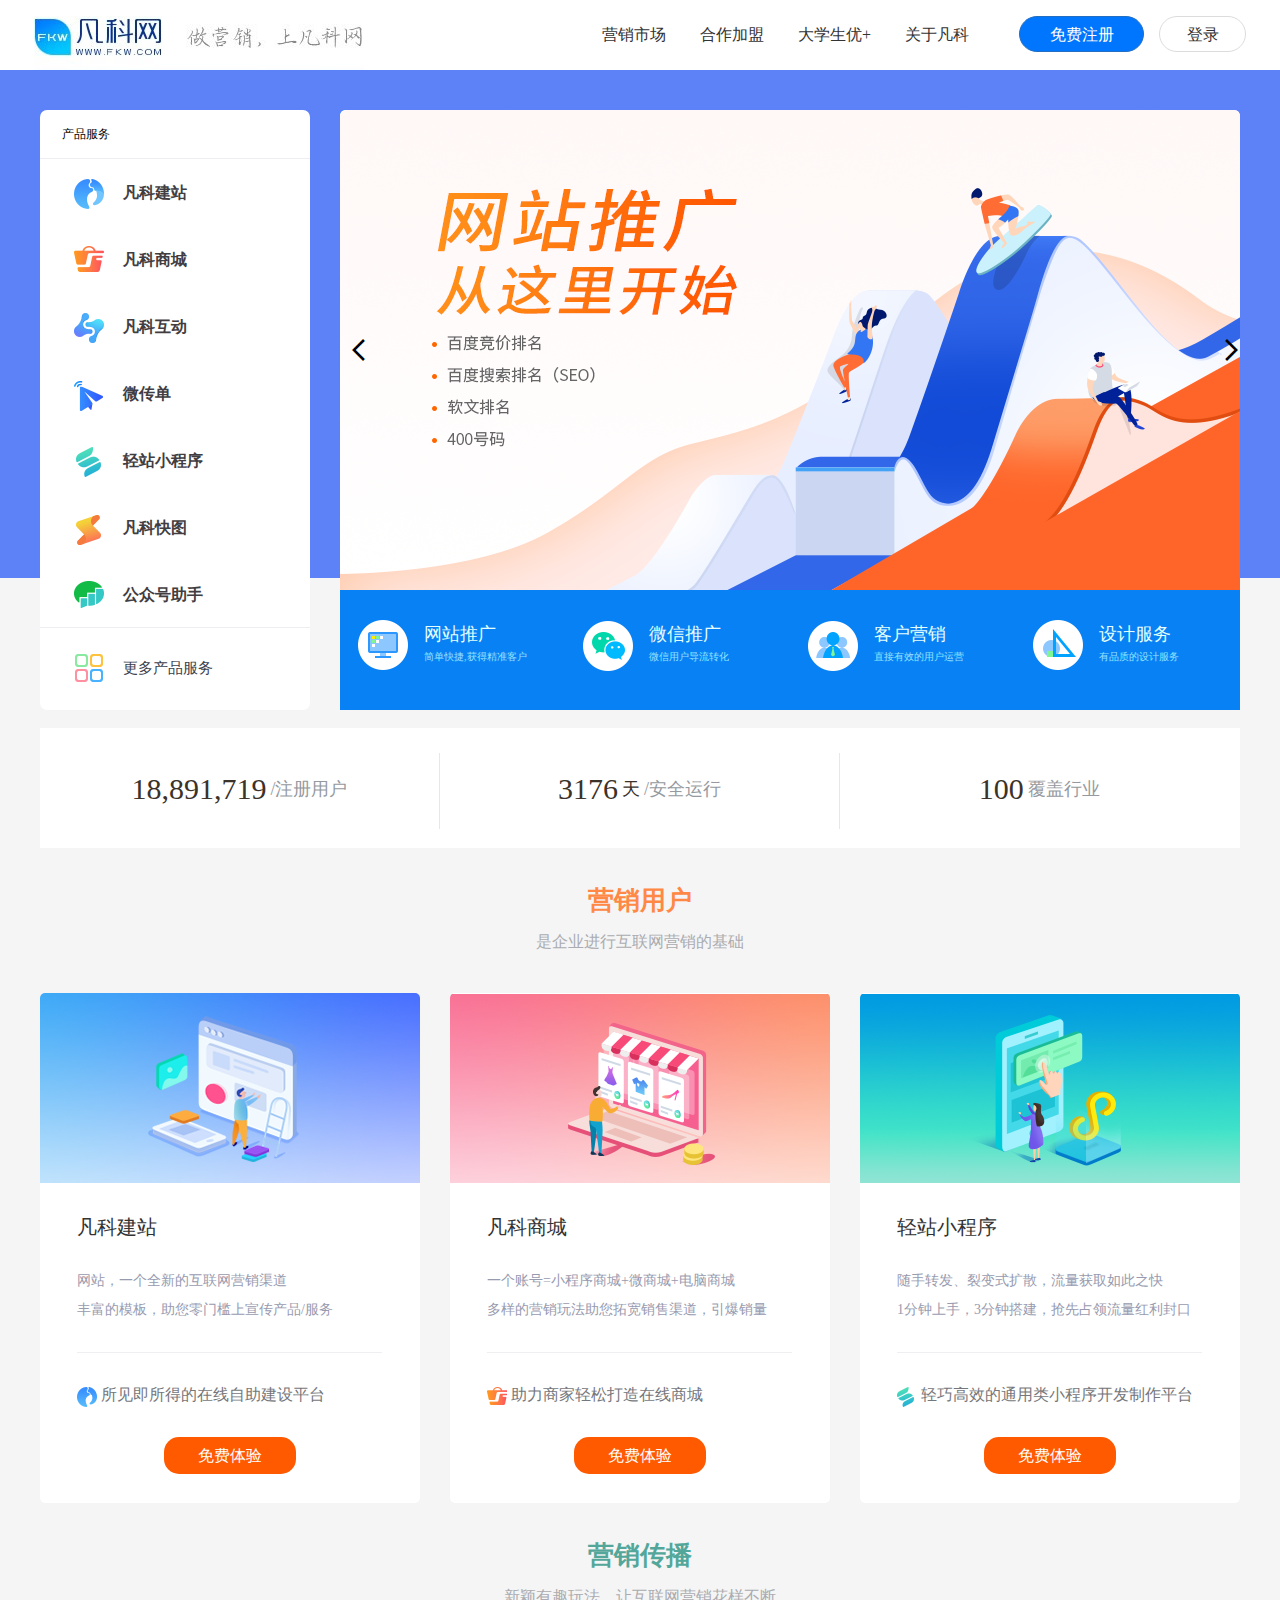
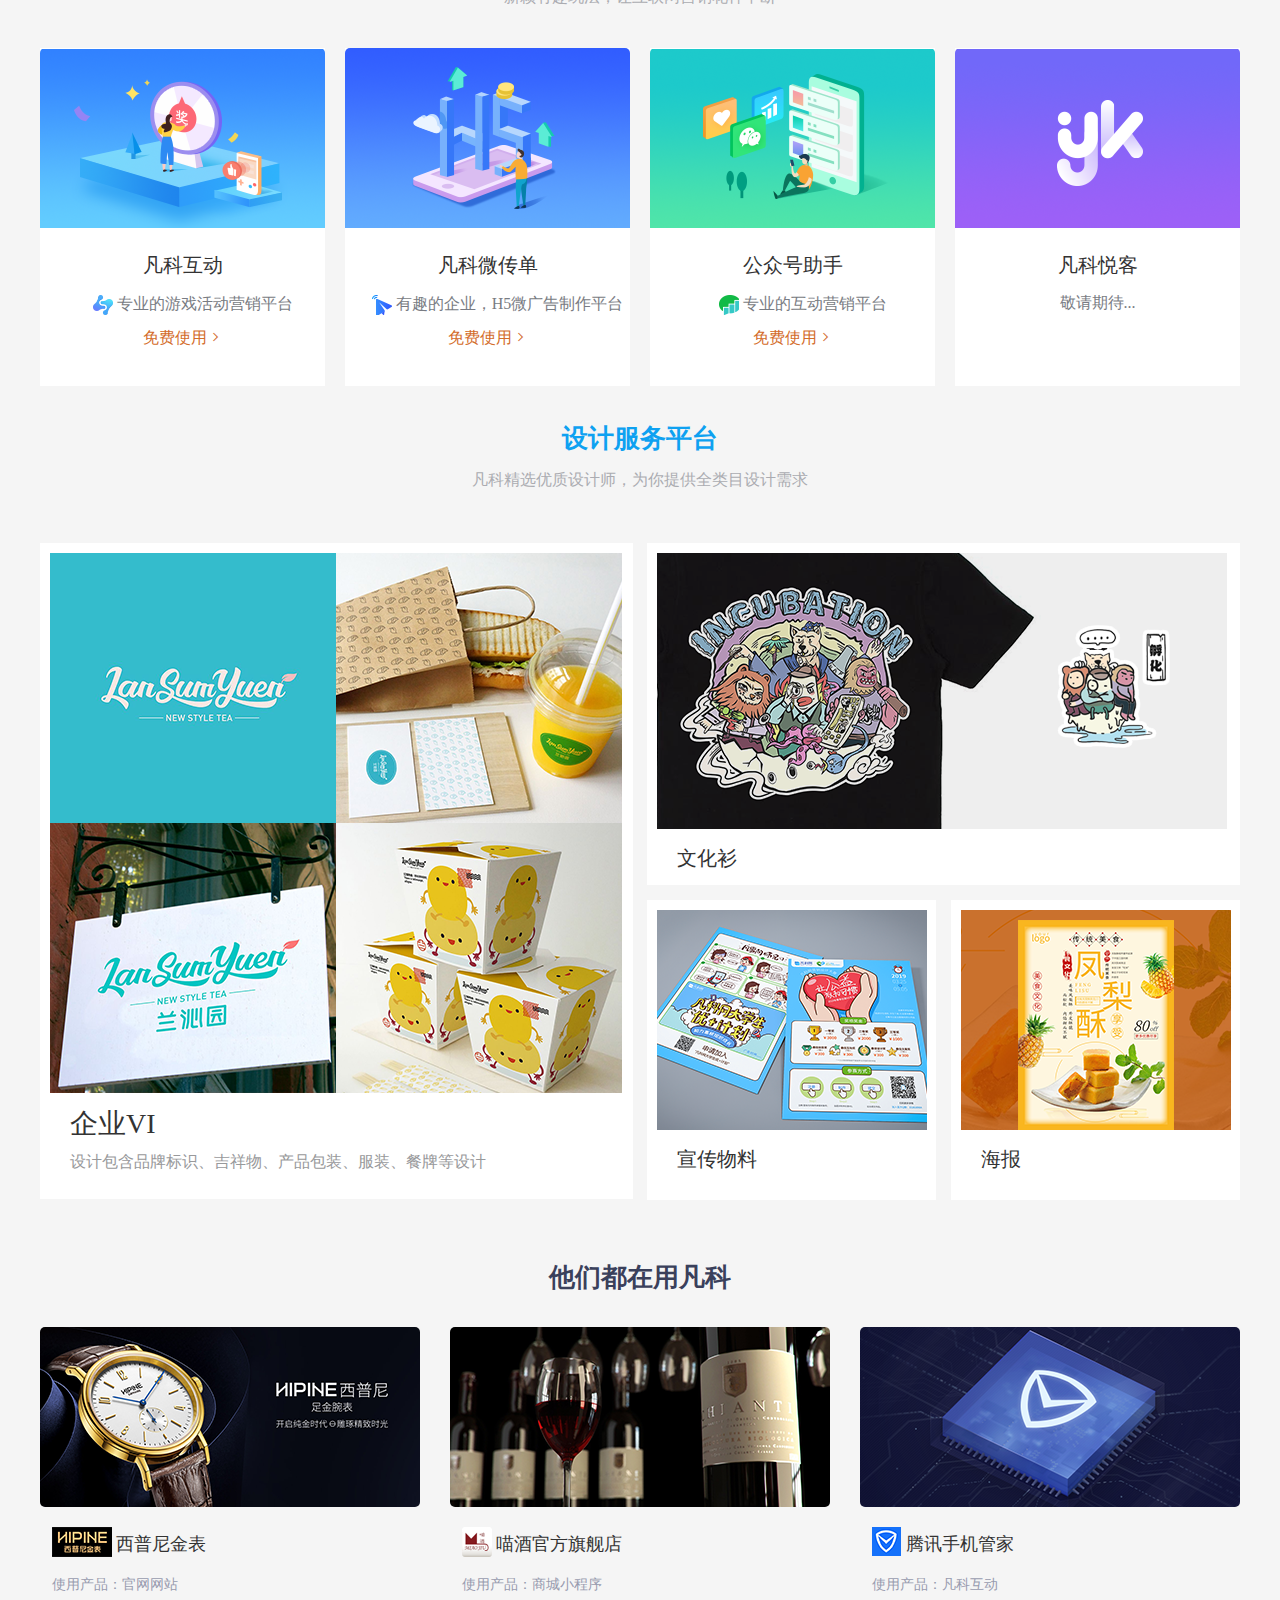
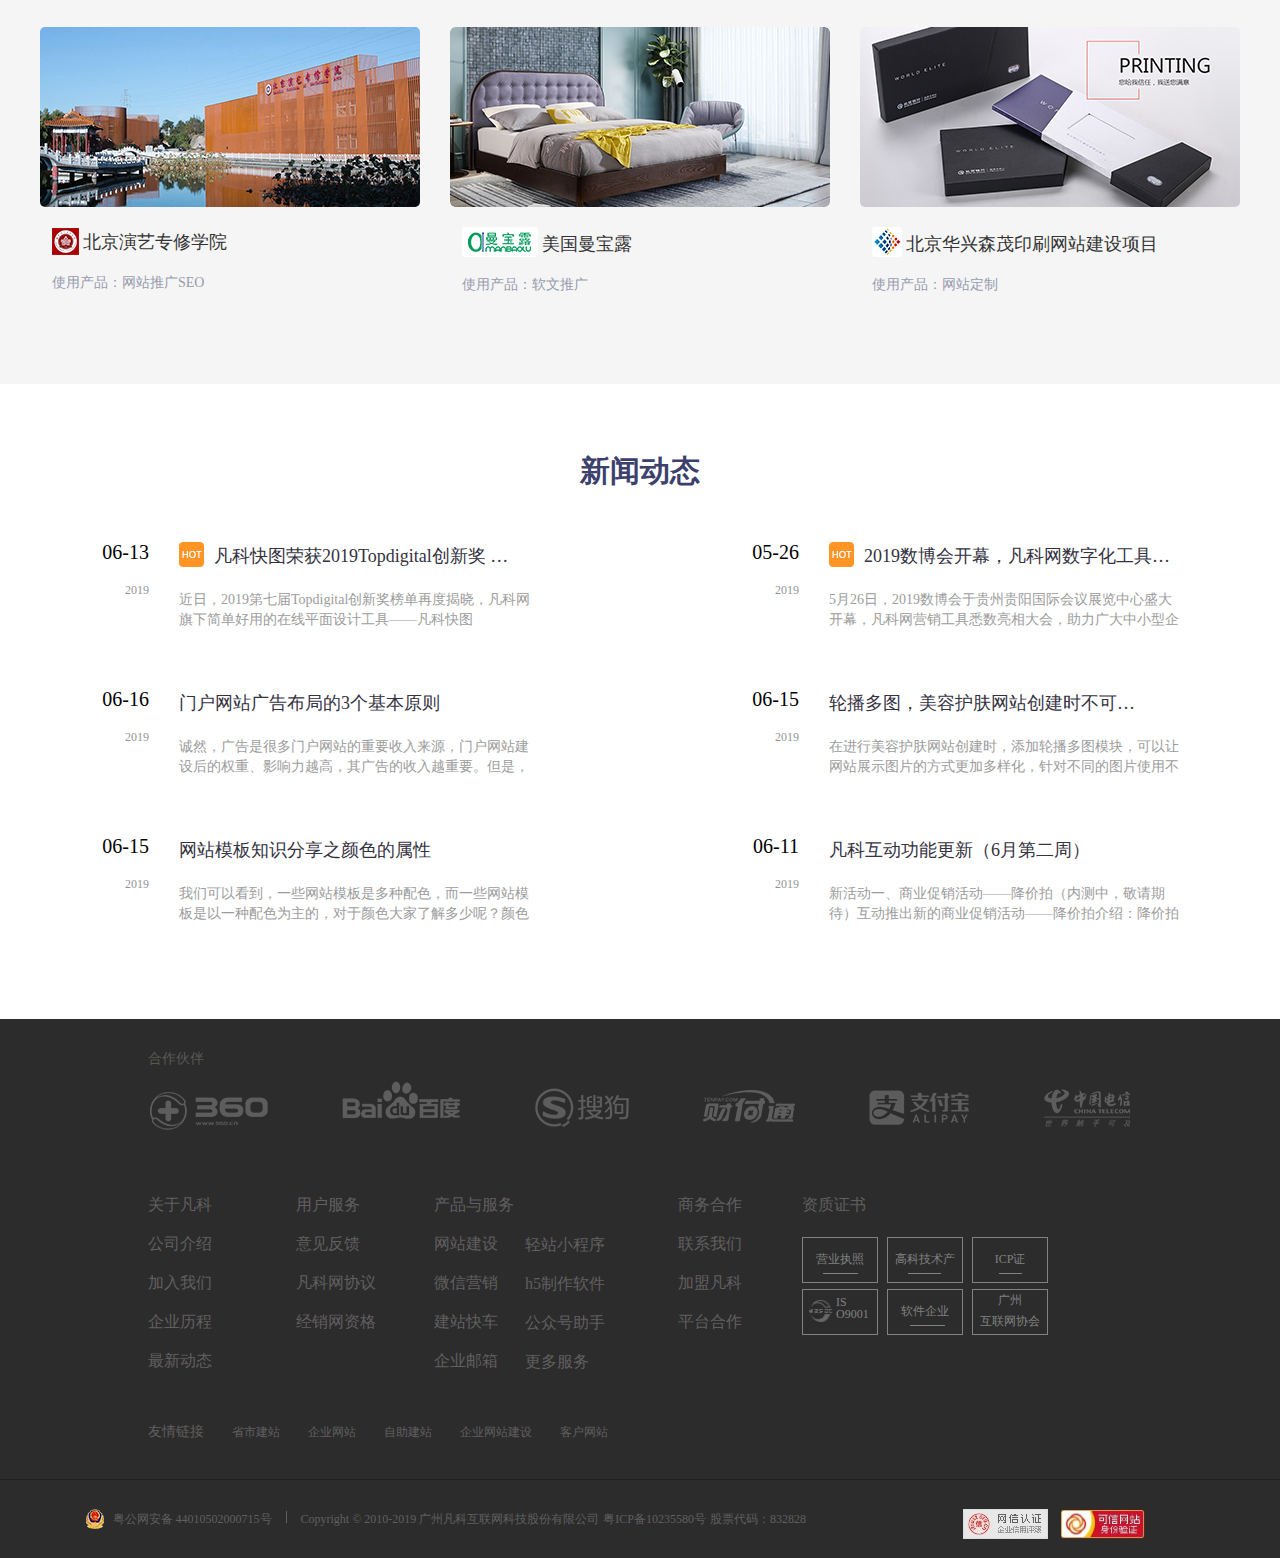
<file: fanke/uploads/index.html>
<!DOCTYPE html>
<html lang="en">
<head>
	<meta charset="UTF-8">
	<title>Document</title>
	<link rel="stylesheet" href="../css/index.css">
	<link rel="stylesheet" href="../css/reset.css">
	<link rel="stylesheet" href="../font/iconfont.css">
</head>
<body>
<!-- 顶部样式 -->
<div class="header">
	<div class="top">
		<div class="top-l">
				<a href="#"><img src="../images/logo/logo.jpg" alt=""></a>
		</div>
		<div class="top-m">
			<ul>
				<li class="top-m1"><a href="#">营销市场</a></li>
				<li><a href="#">合作加盟</a></li>
				<li><a href="#">大学生优+</a></li>
				<li class="top-m2"><a href="#">关于凡科</a></li>
			</ul>
		</div>
		<div class="top-r">
			<div class="top-r1"><a href="#">免费注册</a></div>
			<div class="top-r2"><a href="#">登录</a></div>
		</div>
	</div>
</div>
	<!-- 中间banner样式 -->
	<div class="banner-b"></div>
	<div class="banner-t clearfix">
		<div class="banner-t-l">
			<div class="tl1">产品服务</div>
			<div class="tl2">
				<ul>
					<li>
					<a href="#">
					<div></div>
					<h2>凡科建站</h2>
					</a>
					</li>
					<li><a href="#"><h2>凡科商城</h2></a></li>
					<li><a href="#"><h2>凡科互动</h2></a></li>
					<li><a href="#"><h2>微传单</h2></a></li>
					<li><a href="#"><h2>轻站小程序</h2></a></li>
					<li><a href="#"><h2>凡科快图</h2></a></li>
					<li><a href="#"><h2>公众号助手</h2></a></li>
				</ul>
			</div>
			<div class="tl3"><a href="#"><h2>更多产品服务</h2></a></div>
		</div>
		<div class="banner-t-r">
			<div class="banner-t-r1">
			<img src="../images/banner.png" alt="">
			<span class="iconfont icon-icon-test6 l"></span>
			<span class="iconfont icon-icon-test7 r"></span>
			</div>
			<div class="banner-t-r2">
				<ul>
					<li>
						<a href="#">
						 	<div class="b1"></div>
							 <span>
								<h2>网站推广</h2>
								<p>简单快捷,获得精准客户</p>
							</span> 
						</a> 
					</li>
					<li>
						<a href="#">
							<div class="b2"></div>
							<span>
								<h2>微信推广</h2>
								<p>微信用户导流转化</p>
							</span>
						</a>
					</li>
					<li>
						<a href="#">
							<div class="b3"></div>
							<span>
								<h2>客户营销</h2>
								<p>直接有效的用户运营</p>
							</span>
						</a>
					</li>
					<li>
						<a href="#">
							<div class="b4"></div>
							<span>
								<h2>设计服务</h2>
								<p>有品质的设计服务</p>
							</span>
						</a>
					</li>
				</ul>
			</div>
		</div>
	</div>
	<!-- 中部用户展示 -->
	<div class="user">
		<ul>
			<li><span class="u1">18,891,719</span>&nbsp;<span class="u2">/注册用户</span></li>
			<li class="u4"></li>
			<li><span class="u1">3176</span>&nbsp;<span class="u3">天</span>&nbsp;<span class="u2">/安全运行</span></li>
			<li class="u4"></li>
			<li><span class="u1">100</span><span class="u2">&nbsp;覆盖行业</span></li>
		</ul>
	</div>
	<!-- 营销用户 -->
	<div class="marketing">
		<h2>营销用户</h2>
		<p>是企业进行互联网营销的基础</p>
	</div>
	<div class="marketing-part">
		<ul>
			<li><a href="#">
				<div></div>
				<h2>凡科建站</h2>
				<p>网站，一个全新的互联网营销渠道</p>
				<p>丰富的模板，助您零门槛上宣传产品/服务</p>
				<div class="p1"></div>
				<div class="p2"></div>
				<span>所见即所得的在线自助建设平台</span>
				<div class="p3">免费体验</div>
			</a></li>
			<li><a href="#">
				<div></div>
				<h2>凡科商城</h2>
				<p>一个账号=小程序商城+微商城+电脑商城</p>
				<p>多样的营销玩法助您拓宽销售渠道，引爆销量</p>
				<div class="p1"></div>
				<div class="p2"></div>
				<span>助力商家轻松打造在线商城</span>
				<div class="p3">免费体验</div>
			</a></li>
			<li><a href="#">
				<div></div>
				<h2>轻站小程序</h2>
				<p>随手转发、裂变式扩散，流量获取如此之快</p>
				<p>1分钟上手，3分钟搭建，抢先占领流量红利封口</p>
				<div class="p1"></div>
				<div class="p2"></div>
				<span>轻巧高效的通用类小程序开发制作平台</span>
				<div class="p3">免费体验</div>
			</a></li>
		</ul>
	</div>
	<!-- 营销传播 -->
	<div class="marketing-spread">
		<h2>营销传播</h2>
		<p>新颖有趣玩法，让互联网营销花样不断</p>
	</div>
	<div class="marketing-spread-detail">
		<ul>
			<li><a href="#">
				<div></div>
				<h2>凡科互动</h2>
				<div class="d1"></div>
				<span>专业的游戏活动营销平台</span>
				<div class="d2">免费使用<span class="iconfont icon-icon-test7"></span></div>
			</a></li>
			<li>
				<a href="#">
				<div></div>
				<h2>凡科微传单</h2>
				<div class="d1"></div>
				<span>有趣的企业，H5微广告制作平台</span>
				<div class="d2">免费使用<span class="iconfont icon-icon-test7"></span></div>
			</a></li>
			<li>
				<a href="#">
				<div></div>
				<h2>公众号助手</h2>
				<div class="d1"></div>
				<span>专业的互动营销平台</span>
				<div class="d2">免费使用<span class="iconfont icon-icon-test7"></span></div>
			</a></li> 
			<li>
				<a href="#">
				<div></div>
				<h2>凡科悦客</h2>
				<span>敬请期待...</span>
			</a></li>
		</ul>
	</div>
	<!-- 设计服务 -->
	<div class="design">
		<h2>设计服务平台</h2>
		<p>凡科精选优质设计师，为你提供全类目设计需求</p>
	</div>
	<div class="design-service">
		<div class="design-service1">
			<div class="design-ser1">
			<a href="#">
			<div></div>
			<h2>企业VI</h2>
			<p>设计包含品牌标识、吉祥物、产品包装、服装、餐牌等设计</p>
			</a></div>
		</div>
		<div class="design-service2">
			<div class="design-ser2">
				<a href="#">
				<div></div>
				<h2>文化衫</h2>
			</a></div>
			<div class="design-ser3">
				<ul>
					<li><a href="#">
							<div></div>
							<h2>宣传物料</h2>
					</a></li>
					<li><a href="#">
							<div></div>
							<h2>海报</h2>
					</a></li>
				</ul>
			</div>
		</div>
	</div>
	<!-- 他们都在用凡科 -->
	<div class="users-experience">
		<h2>他们都在用凡科</h2>
	</div>
	<div class="users-exp">
		<ul>
			<li>
				<div></div>
				<div></div>
				<h2>西普尼金表</h2>
				<p>使用产品：官网网站</p>
			</li>
			<li>
				<div></div>
				<div></div>
				<h2>喵酒官方旗舰店</h2>
				<p>使用产品：商城小程序</p>
			</li>
			<li>
				<div></div>
				<div></div>
				<h2>腾讯手机管家</h2>
				<p>使用产品：凡科互动 </p>
			</li>
			<li>
				<div></div>
				<div></div>
				<h2>北京演艺专修学院</h2>
				<p>使用产品：网站推广SEO</p>
			</li>
			<li>
				<div></div>
				<div></div>
				<h2>美国曼宝露</h2>
				<p>使用产品：软文推广</p>
			</li>
			<li>
				<div></div>
				<div></div>
				<h2>北京华兴森茂印刷网站建设项目</h2>
				<p>使用产品：网站定制</p>
			</li>
		</ul>
	</div>
	<!-- 新闻动态 -->
<div class="footer">
	<div class="news">
		<h2>新闻动态</h2>
	</div>
	<div class="news-d">
		<ul>
			<li>
				<div class="date">
					<h2>06-13</h2>
					<p>2019</p>
				</div>
				<div class="content">
					<div></div>
					<a href="#"><h2>凡科快图荣获2019Topdigital创新奖 银奖</h2></a>
					<p>
						近日，2019第七届Topdigital创新奖榜单再度揭晓，凡科网旗下简单好用的在线平面设计工具——凡科快图
					</p>
				</div>
			</li>
			<li>
				<div class="date">
					<h2>05-26</h2>
					<p>2019</p>
				</div>
				<div class="content">
					<div></div>
					<a href="#"><h2>2019数博会开幕，凡科网数字化工具让营销更简单</h2></a>
					<p>
						5月26日，2019数博会于贵州贵阳国际会议展览中心盛大开幕，凡科网营销工具悉数亮相大会，助力广大中小型企业打造互联网营销核心竞争力
					</p>
				</div>
			</li>
			<li>
				<div class="date">
					<h2>06-16</h2>
					<p>2019</p>
				</div>
				<div class="content">
					<a href="#"><h2>门户网站广告布局的3个基本原则</h2></a>
					<p>
						诚然，广告是很多门户网站的重要收入来源，门户网站建设后的权重、影响力越高，其广告的收入越重要。但是，门户网站在接收广告和广告的布局上有几点基本原则要谨记，不然也会直接影响门户网站的发展以及广告业务。
					</p>
				</div>
			</li>
			<li>
				<div class="date">
					<h2>06-15</h2>
					<p>2019</p>
				</div>
				<div class="content">
					<a href="#"><h2>轮播多图，美容护肤网站创建时不可少的模块</h2></a>
					<p>
						在进行美容护肤网站创建时，添加轮播多图模块，可以让网站展示图片的方式更加多样化，针对不同的图片使用不同的展示方式，是一个优秀网站的必备技能之一。那轮播多图模块在创建网站时，应该怎样设置呢？
					</p>
				</div>
			</li>
			<li>
				<div class="date">
					<h2>06-15</h2>
					<p>2019</p>
				</div>
				<div class="content">
					<a href="#"><h2>网站模板知识分享之颜色的属性</h2></a>
					<p>
						我们可以看到，一些网站模板是多种配色，而一些网站模板是以一种配色为主的，对于颜色大家了解多少呢？颜色的属性是怎么样的？为啥我们能分辨这么多种颜色？对于网站模板设计师来说，颜色是重要的一个版块，今天小编就给大家讲讲颜色的一些原理，请往下看。
					</p>
				</div>
			</li>
			<li>
				<div class="date">
					<h2>06-11</h2>
					<p>2019</p>
				</div>
				<div class="content">
					<a href="#"><h2>凡科互动功能更新（6月第二周）</h2></a>
					<p>
						新活动一、商业促销活动——降价拍（内测中，敬请期待）互动推出新的商业促销活动——降价拍介绍：降价拍是
					</p>
				</div>
			</li>
		</ul>
	</div>
</div>
	<!-- 尾部栏 -->
<div class="t">
	<div class="tail">
		<div class="tail-top">
			<h2>合作伙伴</h2>
		</div>
		<div class="tail-img">
			<ul>
				<li class="i1"><img src="../images/tail/1.png" alt=""></li>
				<li><img src="../images/tail/2.png" alt=""></li>
				<li><img src="../images/tail/3.png" alt=""></li>
				<li><img src="../images/tail/4.png" alt=""></li>
				<li><img src="../images/tail/5.png" alt=""></li>
				<li class="i2"><img src="../images/tail/6.png" alt=""></li>
			</ul>
		</div>
		<div class="tail-middle">
			<div class="m1">
				<ul class="m1-1">
					<li>关于凡科</li>
					<li><a href="#">公司介绍</a></li>
					<li><a href="#">加入我们</a></li>
					<li><a href="#">企业历程</a></li>
					<li><a href="#">最新动态</a></li>
				</ul>
				<ul class="m1-2">
					<li>用户服务</li>
					<li><a href="#">意见反馈</a></li>
					<li><a href="#">凡科网协议</a></li>
					<li><a href="#">经销网资格</a></li>
				</ul>
				<ul class="m1-3">
					<li>产品与服务</li>
					<li><a href="#">网站建设</a></li>
					<li><a href="#">微信营销</a></li>
					<li><a href="#">建站快车</a></li>
					<li><a href="#">企业邮箱</a></li>
				</ul>
				<ul class="m1-4">
					<li><a href="#">轻站小程序</a></li>
					<li><a href="#">h5制作软件</a></li>
					<li><a href="#">公众号助手</a></li>
					<li><a href="#">更多服务</a></li>
				</ul>
				<ul class="m1-5">
					<li>商务合作</li>
					<li><a href="#">联系我们</a></li>
					<li><a href="#">加盟凡科</a></li>
					<li><a href="#">平台合作</a></li>
				</ul>
				<ul class="m1-6">
					<li class="m1-6_a">资质证书</li>
					<li class="m1-6a"><a href="#">营业执照</a><span class="l1"></span></li>
					<li class="m1-6a"><a href="#">高科技术产</a><span class="l2"></li>
					<li class="m1-6a"><a href="#">ICP证</a><span class="l3"></li>
					<li class="m1-6b"><a href="#"><img src="../images/tail/23.jpg" alt=""><div class="li5"><div>IS</div><div>O9001</div></div></a></li>
					<li class="m1-6a"><a href="#">软件企业</a><span class="l4"></li>
					<li class="m1-6c"><a href="#"><div>广州</div><span>互联网协会</span></a></li>
				</ul>
			</div> 
		</div>
		<div class="tail-bottom">
			<ul>
				<li>友情链接</li>
				<li><a href="#">省市建站</a></li>
				<li><a href="#">企业网站</a></li>
				<li><a href="#">自助建站</a></li>
				<li><a href="#">企业网站建设</a></li>
				<li><a href="#">客户网站</a></li>
			</ul>
		 </div>
	</div>
	<div class="hr"></div>
	<div class="ft">
		<a href="#"><img src="../images/ba.png" alt=""></a>&nbsp;&nbsp;<span class="al"><a href="#">粤公网安备 44010502000715号</a><span class="space"></span><p> Copyright © 2010-2019 广州凡科互联网科技股份有限公司</p>&nbsp;<a href="#">粤ICP备10235580号</a>&nbsp;<p>股票代码：832828</p><span class="im"><a href="#"><img src="../images/t1.jpg" alt=""><img src="../images/t2.jpg" alt=""></a></span></span>
	</div>
</div>
</body>
</html>
</file>
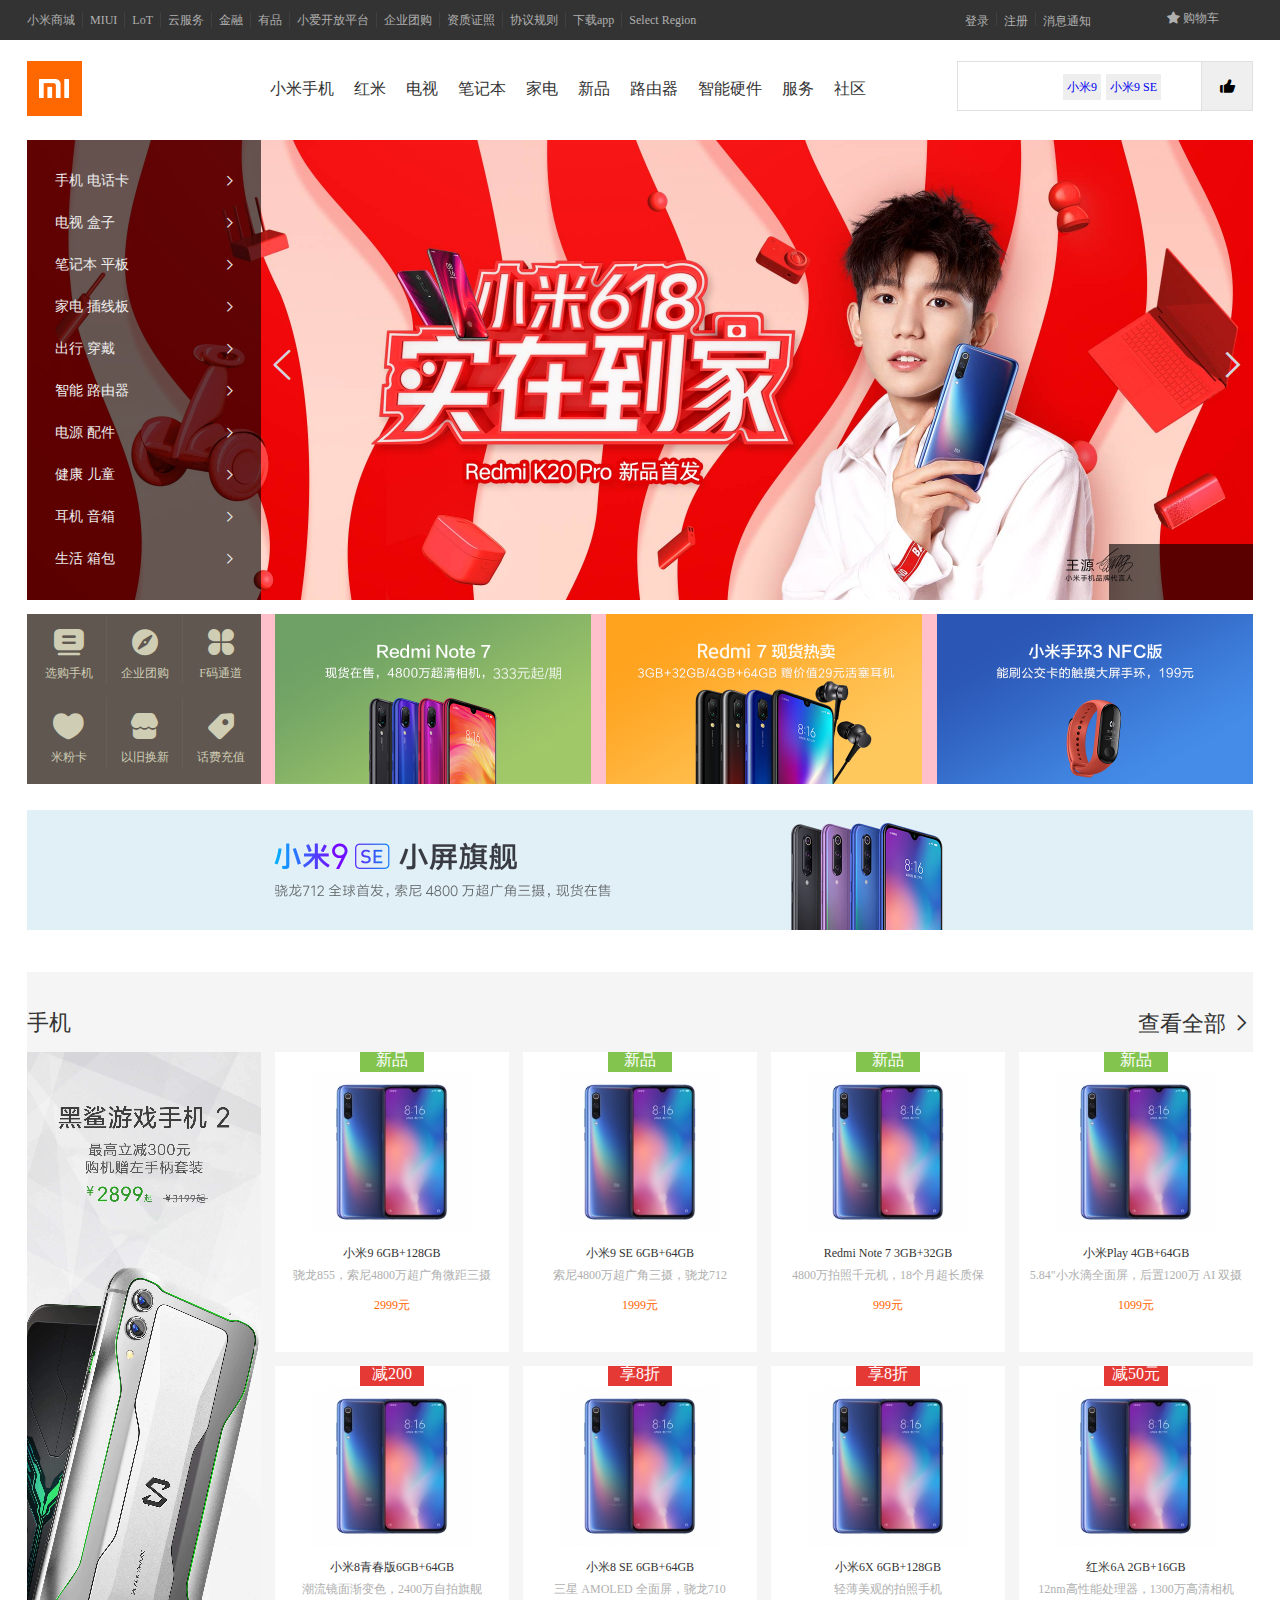
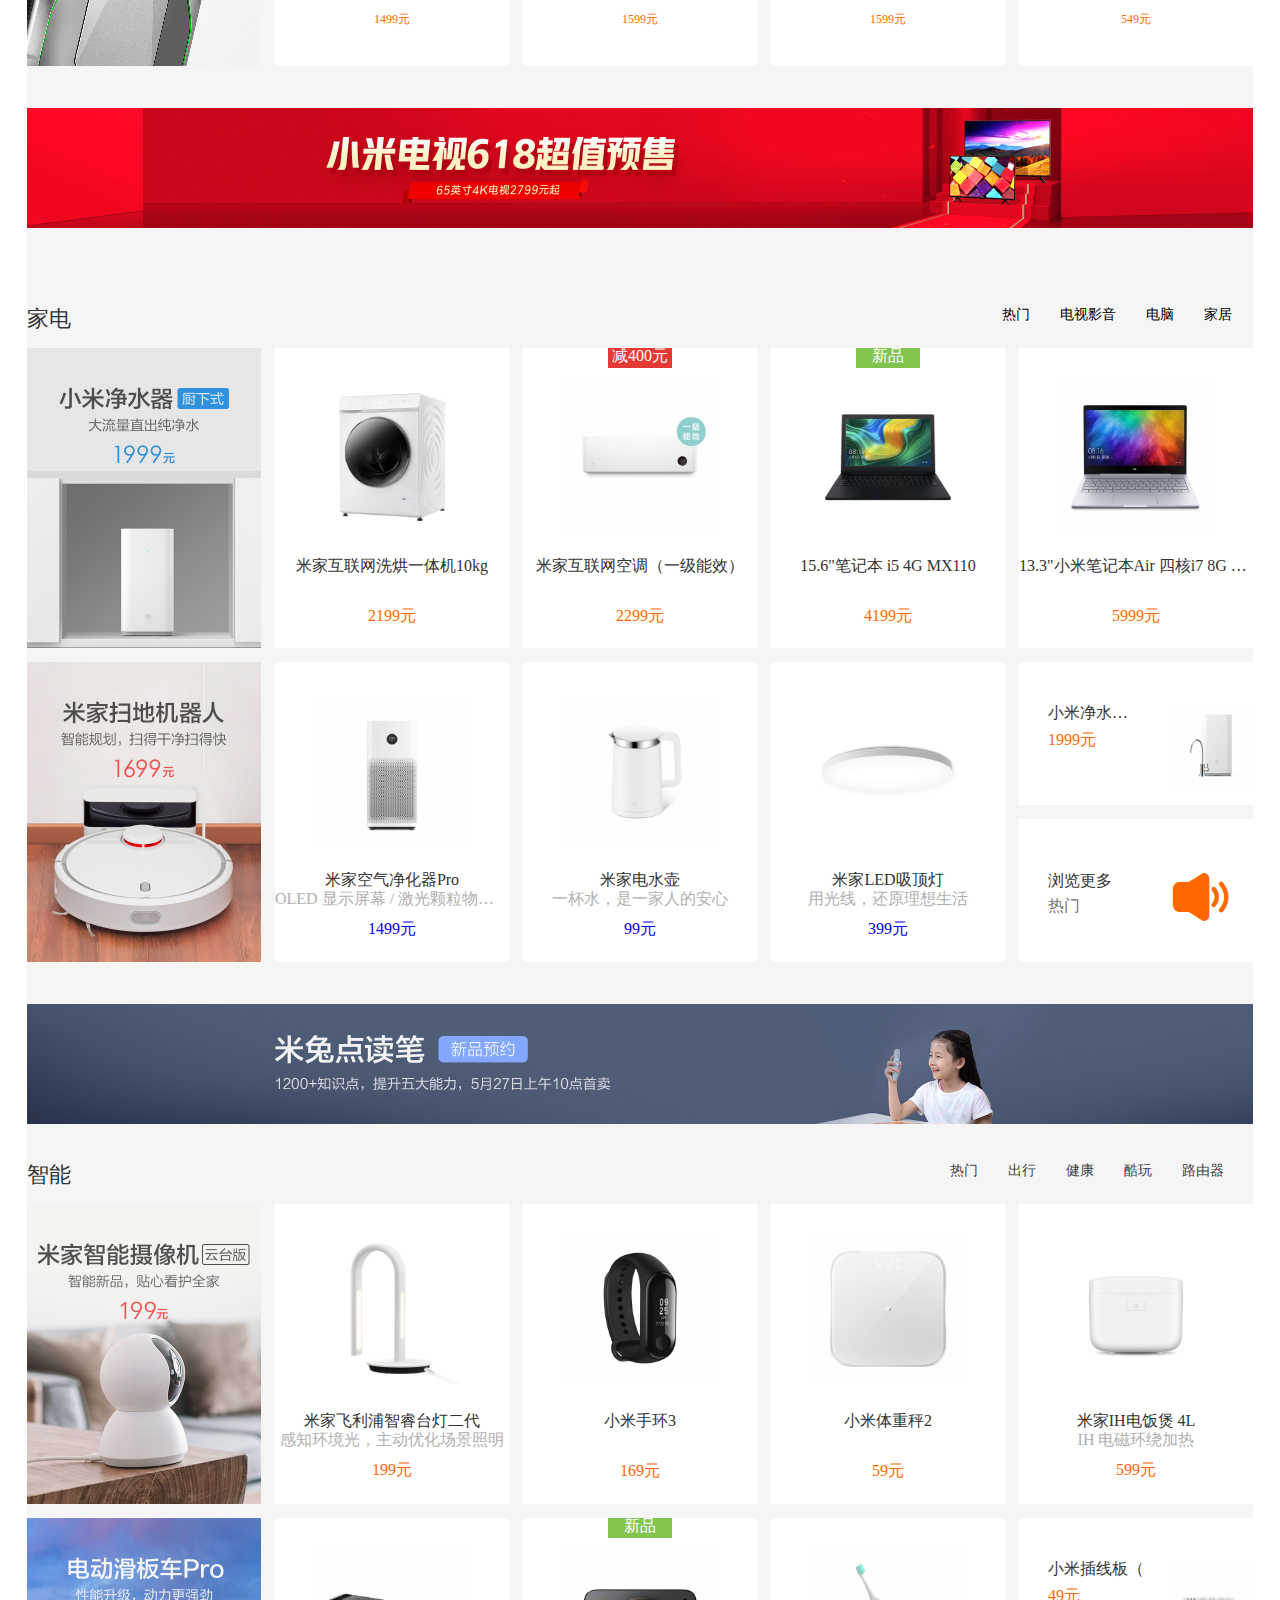
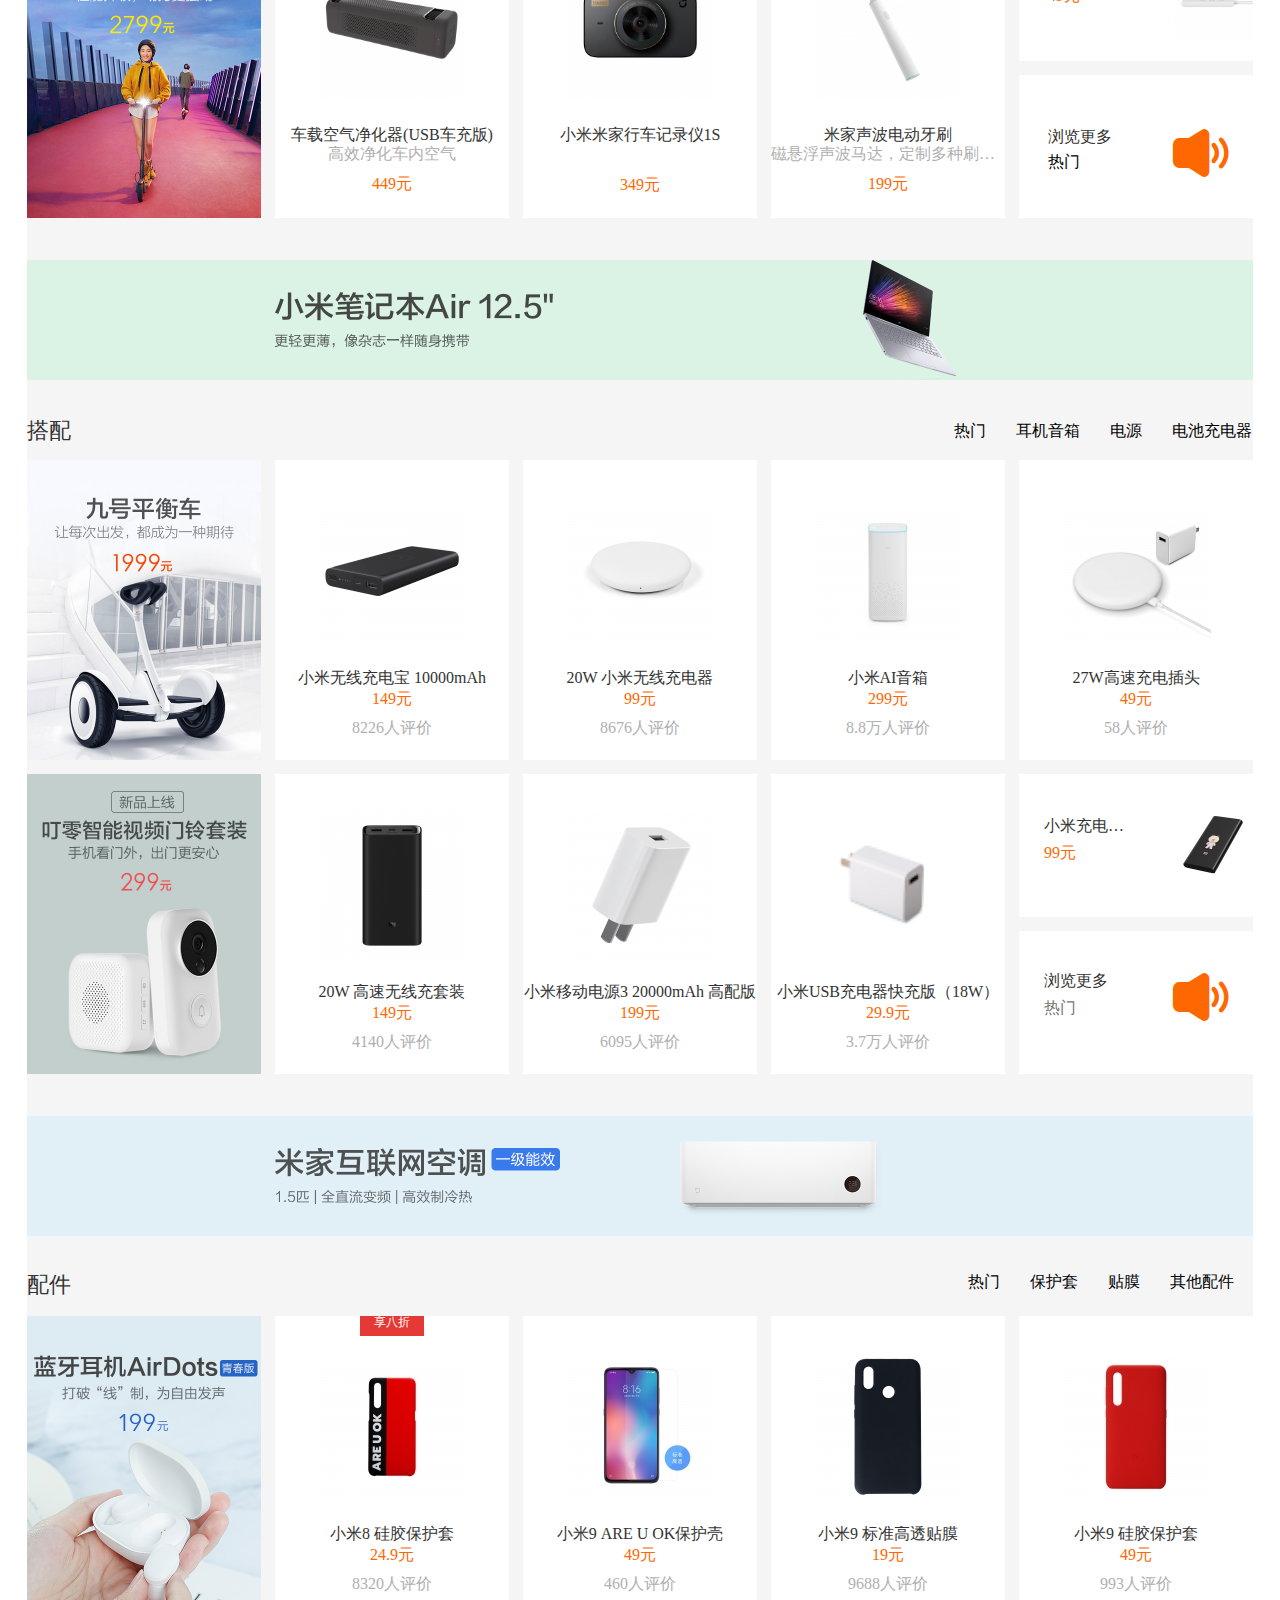
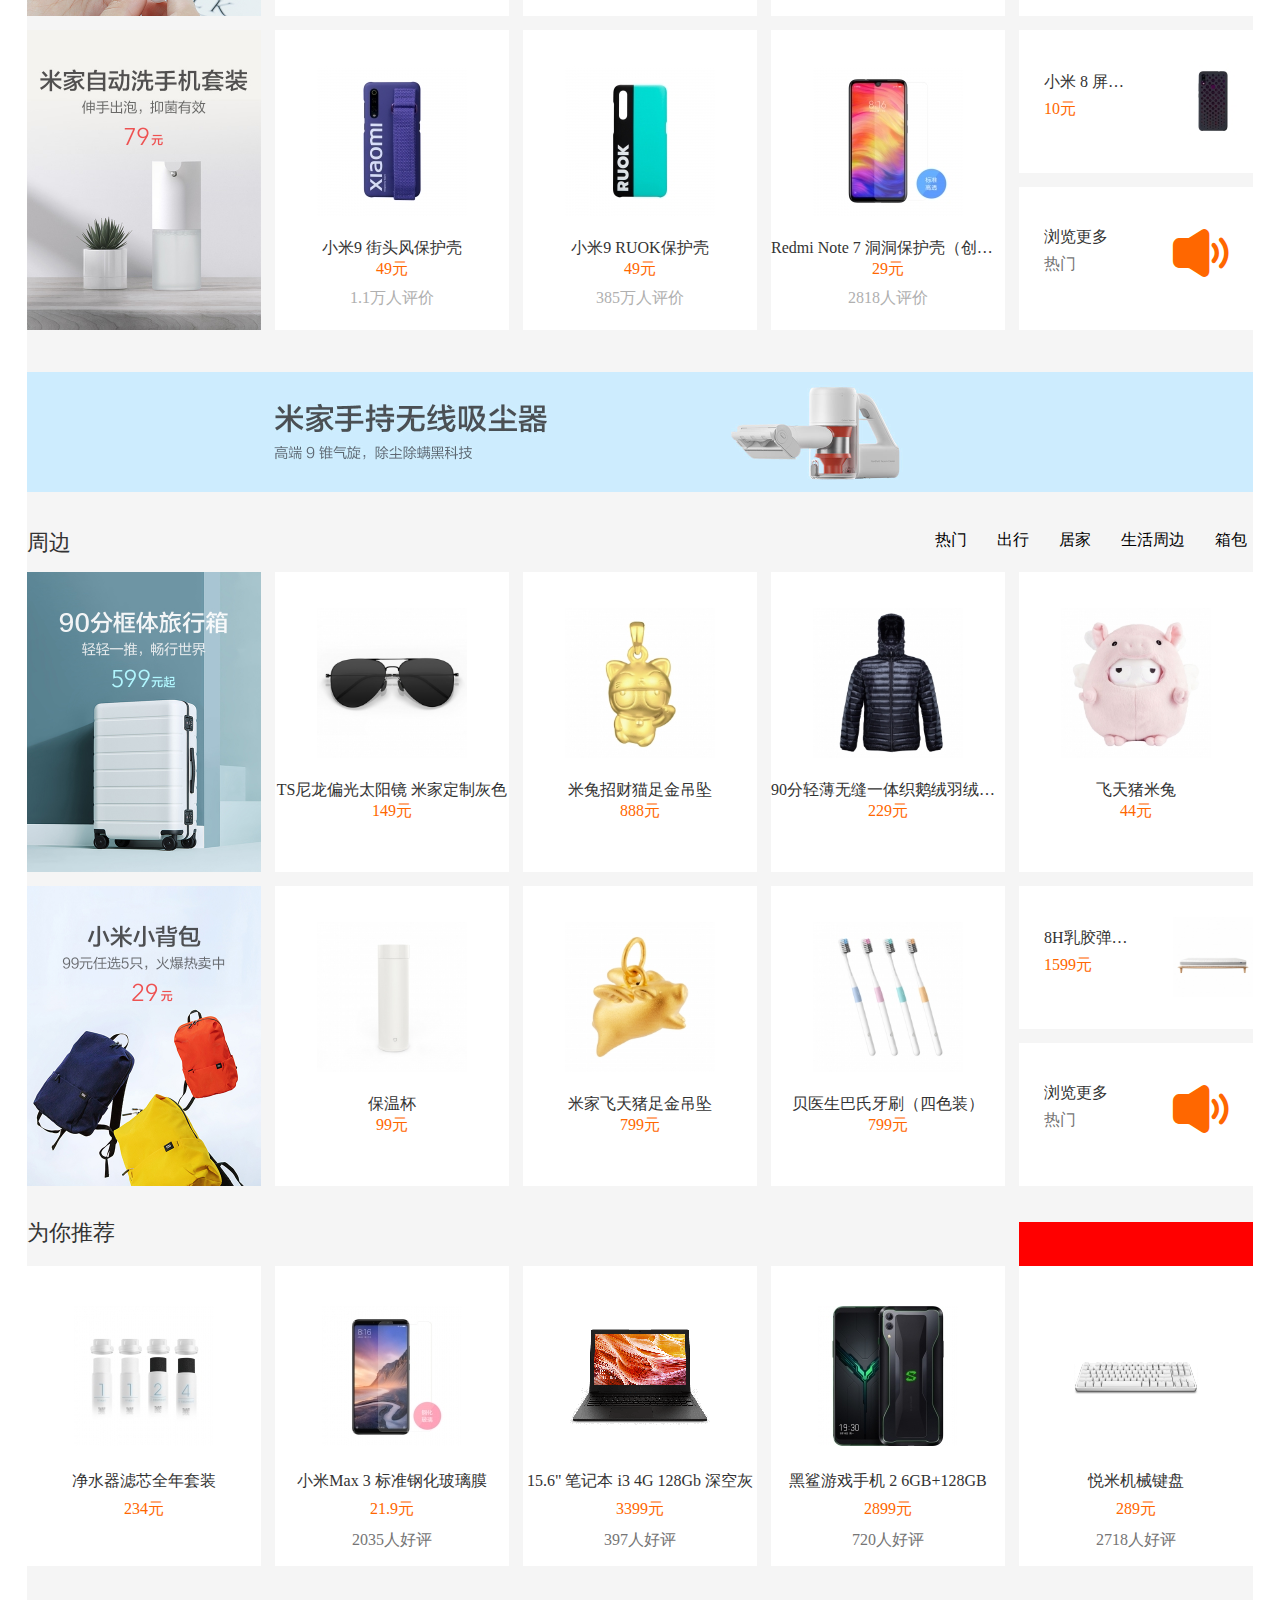
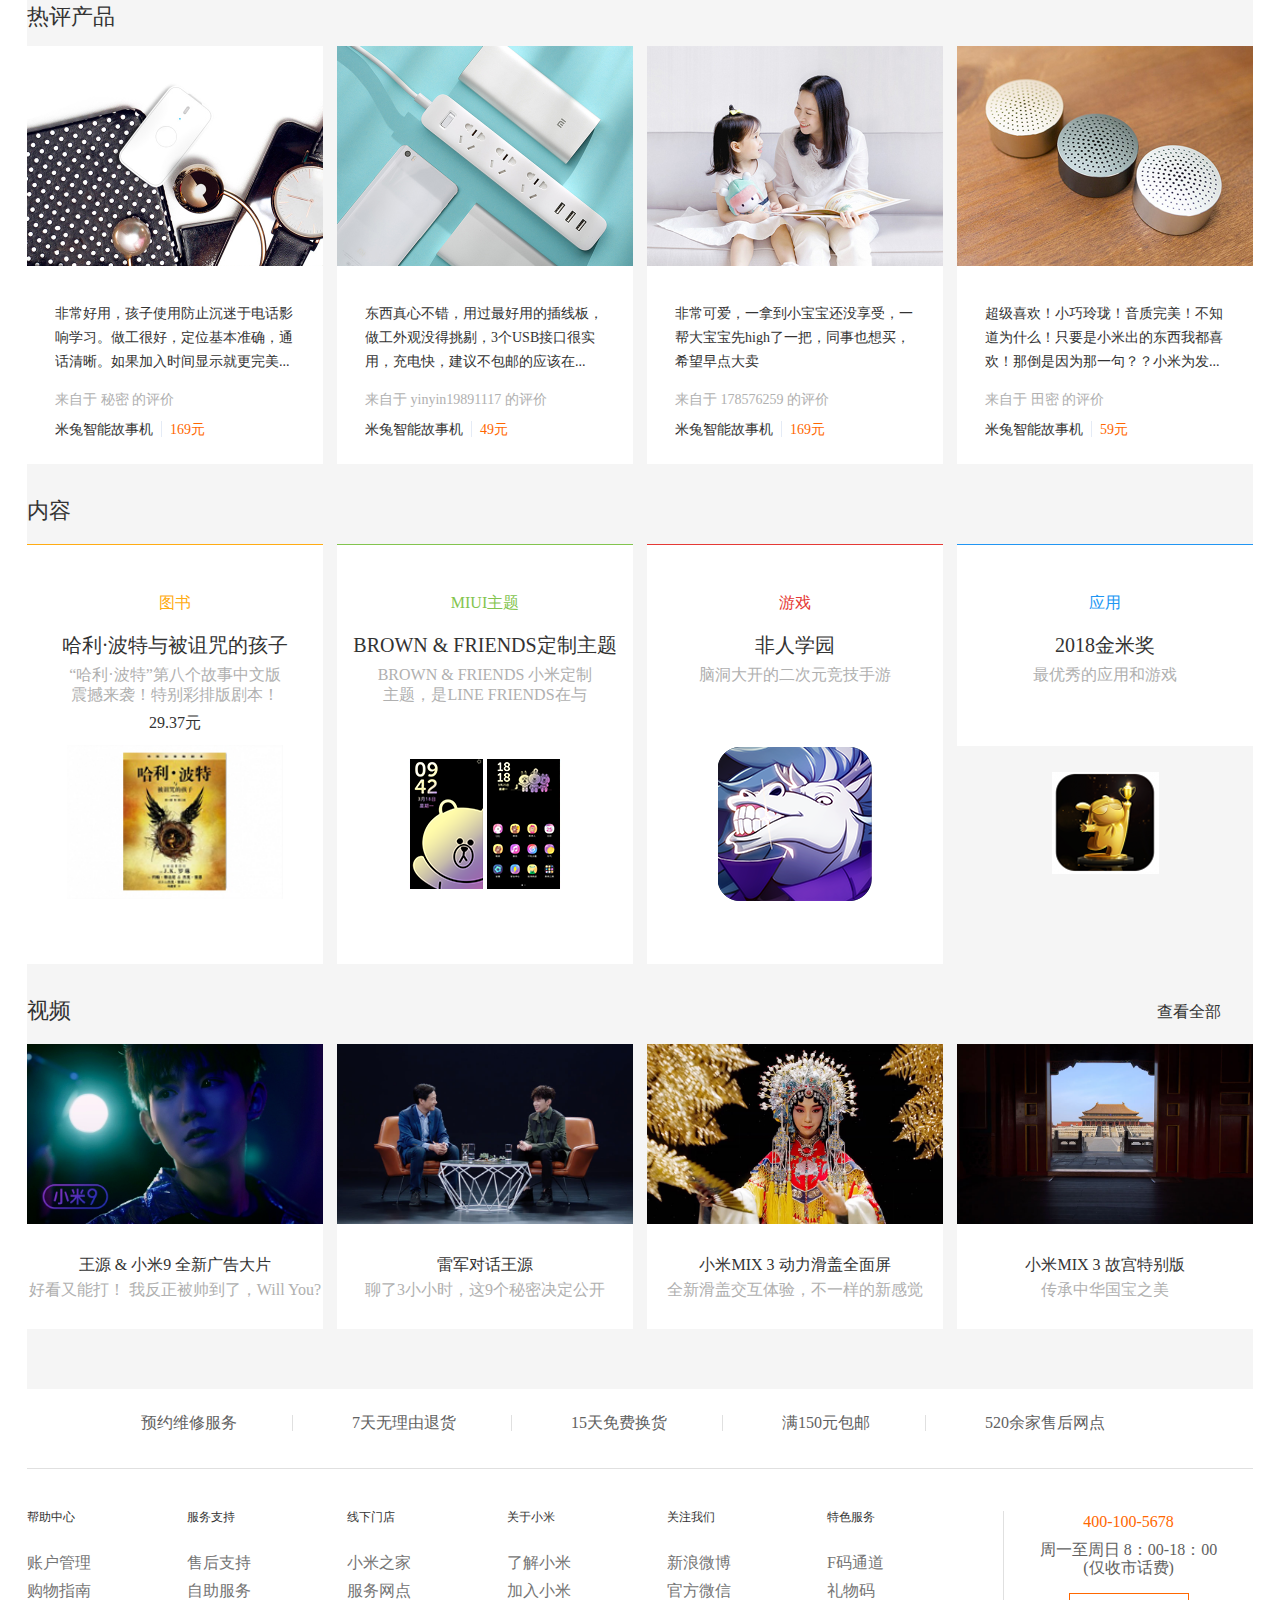
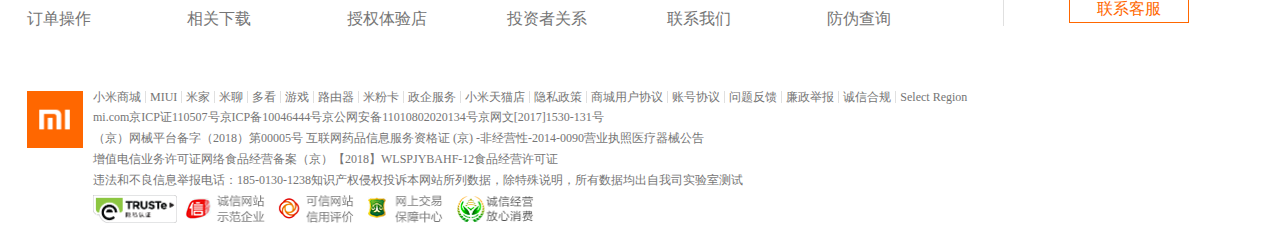
<file: 小米盒子/uploads/index.html>
<!DOCTYPE html>
<html lang="en">
<head>
	<meta charset="UTF-8">
	<title>Document</title>
	<link rel="stylesheet" href="../css/reset.css">
	<link rel="stylesheet" href="../css/index.css">
</head>
<body>
	<!-- --------网页顶部导航 topNav ---------->
	<div class="topNav-w">
		<div class="topNav">
			<div class="topNav-l">
				<ul>
					<li class="l1"><a href="#">小米商城</a></li>
					<li><a href="#">MIUI</a></li>
					<li><a href="#">LoT</a></li>
					<li><a href="#">云服务</a></li>
					<li><a href="#">金融</a></li>
					<li><a href="#">有品</a></li>
					<li><a href="#">小爱开放平台</a></li>
					<li><a href="#">企业团购</a></li>
					<li><a href="#">资质证照</a></li>
					<li><a href="#">协议规则</a></li>
					<li><a href="#">下载app</a></li>
					<li class="l2"><a href="#">Select Region</a></li>
				</ul>
			</div>
			<div class="topNav-r">
				<div class="login">
					<li class="login-l"><a href="#">登录</a></li>
					<li class="line"></li>
					<li><a href="#">注册</a></li>
					<li class="line"></li>
					<li><a href="#">消息通知</a></li>
				</div>
				<div class="shoppingcar">
					<a href="#"><i>&#xe6d3;&nbsp;</i>购物车</a>
				</div>
			</div>
		</div>
	</div>
	<!-- --------网页顶部导航 结束 ---------->
	<!-- ----------头部导航 header---------->
	<div class="header">
		<div class="logo"><img src="../images/logo.png" alt=""></div>
		<div class="Nav">
			<ul>
				<li><a href="#">小米手机</a></li>
				<li><a href="#">红米</a></li>
				<li><a href="#">电视</a></li>
				<li><a href="#">笔记本</a></li>
				<li><a href="#">家电</a></li>
				<li><a href="#">新品</a></li>
				<li><a href="#">路由器</a></li>
				<li><a href="#">智能硬件</a></li>
				<li><a href="#">服务</a></li>
				<li><a href="#">社区</a></li>
			</ul>
		</div>
			<div class="search">
				<input type="text" class="txt">
				<input type="submit" class="btn" value="&#xe6d1;">
				<div class="hot">
					<span class="hot1"><a href="#">小米9</a></span>
					<span><a href="#">小米9&nbsp;SE</a></span>
				</div>
			</div>
	</div>
	<!-- ----------头部导航 结束---------->
	<!-- ---------网页banner -------------->
	<div class="banner">
		<img src="../images/banner.jpg" alt="">
		<div class="slideNav">
			<ul>
				<li>
				<a href="#">手机&nbsp;电话卡
				<i>&#xe603;</i>
				</a>
				</li>
				<li>
				<a href="#">电视&nbsp;盒子
				<i>&#xe603;</i>
				</a>
				</li>
				<li>
				<a href="#">笔记本&nbsp;平板
				<i>&#xe603;</i>
				</a>
				</li>
				<li>
				<a href="#">家电&nbsp;插线板
				<i>&#xe603;</i>
				</a>
				</li>
				<li>
				<a href="#">出行&nbsp;穿戴
				<i>&#xe603;</i>
				</a>
				</li>
				<li>
				<a href="#">智能&nbsp;路由器
				<i>&#xe603;</i>
				</a>
				</li>
				<li>
				<a href="#">电源&nbsp;配件
				<i>&#xe603;</i>
				</a>
				</li>
				<li>
				<a href="#">健康&nbsp;儿童
				<i>&#xe603;</i>
				</a></li>
				<li>
				<a href="#">耳机&nbsp;音箱
				<i>&#xe603;</i>
				</a>
				</li>
				<li>
				<a href="#">生活&nbsp;箱包
				<i>&#xe603;</i>
				</a>
				</li>
			</ul>
		</div>
		<div class="left">
			<a href="#"><i>&#xe606;</i></a>
		</div>
		<div class="right">
			<a href="#"><i>&#xe63f;</i></a>
		</div>
		<div class="banner-bottom">
			<ul>
				<li></li>
				<li></li>
				<li></li>
				<li></li>
				<li></li>
			</ul>
		</div>
	</div>
	<!-- ---------网页banner 结束-------------->
	<!-- ----------中部导航 middleNav------------>
	<div class="middleNav">
		<div class="sideNav">
			<div class="side">
				<ul>
					<li><a href="#"><i>&#xe6c6;</i><br>选购手机</a></li>
					<li class="line"></li>
					<!-- <li class="line2"></li> -->
					<li><a href="#"><i>&#xe6c7;</i><br>企业团购</a></li>
					<li class="line"></li>
					<!-- <li class="line2"></li> -->
					<li class="last-side"><a href="#"><i>&#xe6ca;</i><br>F码通道</a></li>
				<!-- 	<li class="line2"></li> -->
					<li><a href="#"><i>&#xe6cd;</i><br>米粉卡</a></li>
					<li class="line"></li>
					<li><a href="#"><i>&#xe6cc;</i><br>以旧换新</a></li>
					<li class="line"></li>
					<li class="last-side"><a href="#"><i>&#xe6d9;</i><br>话费充值</a></li>
				</ul>	
			</div>
		</div>
		<div class="newproducts">
			<ul>
				<li><a href="#"><img src="../images/newpro1.png" alt=""></a></li>
				<li><a href="#"><img src="../images/newpro2.png" alt=""></li>
				<li class="last-m"><a href="#"><img src="../images/newro3.png" alt=""></li>
			</ul>
		</div>
	</div>
	<!-- ----------中部导航 middleNav 结束------------>
	<!-- ----------中部新品hotpro ------------>
	<div class="newpro">
		<a href="#"><img src="../images/mi9.png" alt=""></a>
	</div>
	<!-- ----------中部新品hotpro ------------>
	<!-- ----------手机栏 phone -------------->
	<div class="phone">
		<div class="phone-top">
			<div class="phone1">
				<h3>手机</h3>
			</div>
			<div class="phone2">
				<a href="#">查看全部&nbsp;<i>&#xe603;</i></a>
			</div>
		</div>
		<div class="phone-bottom">
			<div class="phone-l"><a href="#"><img src="../images/shark.png" alt=""></a></div>
			<div class="phone-r">
				<div>
					<ul>
						<li>
							<span>新品</span>
							<a href="#"><img src="../images/pic1.jpg" alt="">
							<h3>小米9 6GB+128GB</h3>
							<p>骁龙855，索尼4800万超广角微距三摄</p>
							<div>2999元</div>
							</a>
						</li>

						<li>
							<span>新品</span>
							<a href="#"><img src="../images/pic1.jpg" alt="">
							<h3>小米9  SE 6GB+64GB</h3>
							<p>索尼4800万超广角三摄，骁龙712</p>
							<div>1999元</div>
							</a>
						</li>
						<li>
							<span>新品</span>
							<a href="#"><img src="../images/pic1.jpg" alt="">
							<h3>Redmi Note 7 3GB+32GB</h3>
							<p>4800万拍照千元机，18个月超长质保</p>
							<div>999元</div>
							</a>
						</li>
						<li class="last-p">
							<span>新品</span>
							<a href="#"><img src="../images/pic1.jpg" alt="">
							<h3>小米Play 4GB+64GB</h3>
							<p>5.84"小水滴全面屏，后置1200万 AI 双摄</p>
							<div>1099元</div>
							</a>
						</li>
						<li>
							<span class="c">减200</span>
							<a href="#"><img src="../images/pic1.jpg" alt="">
							<h3>小米8青春版6GB+64GB</h3>
							<p>潮流镜面渐变色，2400万自拍旗舰</p>
							<div>1499元</div>
							</a>
						</li>
						<li>
							<span class="c">享8折</span>
							<a href="#"><img src="../images/pic1.jpg" alt="">
							<h3>小米8 SE 6GB+64GB</h3>
							<p>三星 AMOLED 全面屏，骁龙710</p>
							<div>1599元</div>
							</a>
						</li>
						<li>
							<span class="c">享8折</span>
							<a href="#"><img src="../images/pic1.jpg" alt="">
							<h3>小米6X 6GB+128GB</h3>
							<p>轻薄美观的拍照手机</p>
							<div>1599元</div>
							</a>
						</li>
						<li class="last-p">
							<span class="c">减50元</span>
							<a href="#"><img src="../images/pic1.jpg" alt="">
							<h3>红米6A 2GB+16GB</h3>
							<p>12nm高性能处理器，1300万高清相机</p>
							<div>549元</div>
							</a>
						</li>
					</ul>
				</div>
			</div>
		</div>
	</div>
	<!-- ----------手机栏 phone 结束 -------------->
	<!--------------小米电视新品横幅 TV-banner-------------TVbanner -->
	<div class="TV-banner">
		<div class="TV-disc">
			<a href="#"><img src="../images/miTV.png" alt=""></a>
		</div>
	</div>
	<!--------------小米电视新品横幅 TV-banner 结束-------------TVbanner -->
	<!-- --------小米家电home-elec -------->
	<div class="homeelec">
		<div class="homeelec-top">
			<div class="htop1">
				<h3>家电</h3>
			</div>
			<div class="htop2">
				<ul>
					<li>热门</li>
					<li>电视影音</li>
					<li>电脑</li>
					<li class="last-ht2">家居</li>
				</ul>
			</div>
		</div>
		<div class="homeelec-bottom">
			<ul>
				<li class="he1">
				<a href="#">
					<img src="../images/homelec/jsq1.jpg" alt="">
					</a>
				</li>
				<li class="he2">
				<a href="#">
					<img src="../images/homelec/xyj.jpg" alt="">
					<h3>米家互联网洗烘一体机10kg</h3>
					<p>2199元</p>
				</a>
				</li>
				<li class="he2">
				<span>减400元</span>
				<a href="#">
					<img src="../images/homelec/air.jpg" alt="">
					<h3>米家互联网空调（一级能效）</h3>
					<p>2299元</p>
				</a>
				</li>
				<li class="he2">
				<span class="xin">新品</span>
					<a href="#"><img src="../images/homelec/bj.png" alt="">
					<h3>15.6"笔记本 i5 4G MX110</h3>
					<p>4199元</p>
				</a>
				</li>
				<li class="last-elec1">
				<a href="#">
					<img src="../images/homelec/13.3.jpg" alt="">
					<h3>13.3"小米笔记本Air 四核i7 8G 256G MX150 银色</h3>
					<p>5999元</p>
				</a>
				</li>
				<li class="he1">
				<a href="#">
					<img src="../images/homelec/sd.jpg" alt="">
				</a>
				</li>
				<li class="he2">
				<a href="#" class="h3">
					<img src="../images/homelec/kqjhq.jpg" alt="">
					<h3>米家空气净化器Pro</h3>
					<p>OLED 显示屏幕 / 激光颗粒物传感器</p>
					<div>1499元</div>
				</a>
				</li>
				<li class="he2">
				<a href="#" class="h3">
					<img src="../images/homelec/sh.jpg" alt="">
					<h3>米家电水壶</h3>
					<p>一杯水，是一家人的安心</p>
					<div>99元</div>
				</a>
				</li>
				<li class="he2">
				<a href="#" class="h3">
					<img src="../images/homelec/xdd.png" alt="">
					<h3>米家LED吸顶灯</h3>
					<p>用光线，还原理想生活</p>
					<div>399元</div>
				</a>
				</li>
				<li class="last-elec2">
					<div class="jsq">
						<span>
							<h3>小米净水器（厨下式）</h3>
							<p>1999元</p>
						</span>
						<img src="../images/homelec/jsq2.jpg" alt="">
					</div>
					<div class="ll">
						<span>
							<h2>浏览更多</h2>
							<p>热门</p>
						</span>
						<span class="ll-">
						<i>&#xe6d6;</i>
						</span>
					</div>
				</li>
			</ul>
		</div>
	</div>
	<!-- --------小米家电homeelec 结束-------->
	<!-- ----------米点读笔 mipen------------ -->
	<div class="mipen">
		<div class="mipen-banner">
			<a href="#"><img src="../images/mipen.png" alt=""></a>
		</div>
	</div>
	<!-- ----------米点读笔 mipen 结束------------ -->
	<!-- ----------米家智能miintel -------------->
	<div class="miintel">
		<div class="miintel-top">
			<div class="inteltop1">
				<h3>智能</h3>
			</div>
			<div class="inteltop2">
				<ul>
					<li>热门</li>
					<li>出行</li>
					<li>健康</li>
					<li>酷玩</li>
					<li class="last-it2">路由器</li>
				</ul>
			</div>
		</div>
		<div class="miintel-bottom">
			<ul>
				<li class="intel1"><a href="#"><img src="../images/zn/zn1.jpg" alt=""></a></li>
				<li class="intel3">
					<a href="#">
						<img src="../images/zn/zn2.png" alt="">
						<h3>米家飞利浦智睿台灯二代</h3>
						<p>感知环境光，主动优化场景照明</p>
						<div>199元</div>
					</a>
				</li>
				<li class="intel2">
					<a href="#">
						<img src="../images/zn/zn3.jpg" alt="">
						<h3>小米手环3</h3>
						<div>169元</div>
					</a>
				</li>
				<li class="intel2">
					<a href="#">
						<img src="../images/zn/zn4.jpg" alt="">
						<h3>小米体重秤2</h3>
						<div>59元</div>
					</a>
				</li>
				<li class="last-intel0">
					<a href="#">
						<img src="../images/zn/zn5.png" alt="">
						<h3>米家IH电饭煲 4L</h3>
						<p>IH 电磁环绕加热 </p>
						<div>599元</div>
					</a>
				</li>
				<li class="intel1"><a href="#"><img src="../images/zn/zn6.jpg" alt=""></a></li>
				<li class="intel3">
					<a href="#">
						<img src="../images/zn/zn7.jpg" alt="">
						<h3>车载空气净化器(USB车充版)</h3>
						<p>高效净化车内空气</p>
						<div>449元</div>
					</a>
				</li>
				<li class="intel2">
					<span>新品</span>
					<a href="#">
						<img src="../images/zn/zn8.jpg" alt="">
						<h3>小米米家行车记录仪1S</h3>
						<div>349元</div>
					</a>
				</li>
				<li class="intel3">
					<a href="#">
						<img src="../images/zn/zn9.jpg" alt="">
						<h3>米家声波电动牙刷</h3>
						<p>磁悬浮声波马达，定制多种刷牙模式</p>
						<div>199元</div>
					</a>
				</li>
				<li class="last-intel2">
					<div class="cx">
						<span>
							<h3>小米插线板（含3口USB 2A快充） 白色</h3>
							<p>49元</p>
						</span>
						<img src="../images/zn/zn10.jpg" alt="">
					</div>
					<div class="ll">
						<span>
							<h2>浏览更多</h2>
							<p>热门</p>
						</span>
						<span class="ll-">
						<i>&#xe6d6;</i>
						</span>
					</div>
				</li>
			</ul>
		</div>
	</div>
	<!-- ----------米家智能miintel 结束-------------->
	<!-- ----------小米笔记本横幅 milaptop---------------->
	<div class="milaptop">
		<div class="milaptop-banner">
			<a href="#"><img src="../images/milaptop.png" alt=""></a>
		</div>
	</div>
	<!-- ----------小米笔记本横幅 milaptop---------------->
	<!-- ----------小米搭配 mideco ---------------------->
	<div class="mideco">
		<div class="mideco-top">
			<div class="decotop1">
				<h3>搭配</h3>
			</div>
			<div class="decotop2">
				<ul>
					<li>热门</li>
					<li>耳机音箱</li>
					<li>电源</li>
					<li class="last-dc2">电池充电器</li>
				</ul>
			</div>
		</div>
		<div class="mideco-bottom">
			<ul>
				<li class="deco1">
					<a href="#">
						<img src="../images/deco/dc1.jpg" alt="">
					</a>
				</li>
				<li class="deco2">
					<a href="#">
						<img src="../images/deco/dc2.jpg" alt="">
						<h3>  小米无线充电宝 10000mAh  </h3>
						<p>149元</p>
						<div>8226人评价</div>
					</a>
				</li>
				<li class="deco2">
					<a href="#">
						<img src="../images/deco/dc3.jpg" alt="">
						<h3>  20W 小米无线充电器  </h3>
						<p>99元</p>
						<div>8676人评价</div>
					</a>
				</li>
				<li class="deco2">
					<a href="#">
					<img src="../images/deco/dc4.jpg" alt="">
					<h3>  小米AI音箱  </h3>
					<p>299元</p>
					<div>8.8万人评价</div>
					</a>
				</li>
				<li class="last-deco1">
					<a href="#">
						<img src="../images/deco/dc5.jpg" alt="">
						<h3>  27W高速充电插头  </h3>
						<p>49元</p>
						<div>58人评价</div>
					</a>
				</li>
				<li class="deco1">
					<a href="#">
						<img src="../images/deco/dc6.jpg" alt="">
					</a>
				</li>
				<li class="deco2">
					<a href="#">
						<img src="../images/deco/dc7.jpg" alt="">
						<h3>  20W 高速无线充套装  </h3>
						<p>149元</p>
						<div>4140人评价</div>
					</a>
				</li>
				<li class="deco2">
					<a href="#">
						<img src="../images/deco/dc8.jpg" alt="">
						<h3>小米移动电源3 20000mAh 高配版</h3>
						<p>199元</p>
						<div>6095人评价</div>
					</a>
				</li>
				<li class="deco2">
					<a href="#">
						<img src="../images/deco/dc10.png" alt="">
						<h3>小米USB充电器快充版（18W）</h3>
						<p>29.9元</p>
						<div>3.7万人评价</div>
					</a>
				</li>
				<li class="last-deco2">
					<div class="yd">
						<span>
							<a href="#">
								<h3>小米充电宝 10000mAh BROWN & FRIENDS 限量版</h3>
								<p>99元</p>
							</a>
						</span>
						<img src="../images/deco/yd.jpg" alt="">
					</div>
					<div class="ll">
						<span>
							<a href="#">
							<h3>浏览更多</h3>
							<p>热门</p>
							</a>
						</span>
						<span class="ll1">
							<i>&#xe6d6;</i>
						</span>
					</div>
				</li>
			</ul>
		</div>
	</div>
	<!-- ----------小米搭配 mideco 结束---------------------->
	<!-- -----------小米空调miair ---------------------->
	<div class="miair">
		<div class="miair-banner">
			<a href="#"><img src="../images/miair.png" alt=""></a>
		</div>
	</div>
	<!-- -----------小米空调miair ---------------------->
	<!-- -----------米家配件miparts ------------------>
	<div class="miparts">
		<div class="miparts-top">
			<div class="partstop1">
				<h3>配件</h3>
			</div>
			<div class="partstop2">
				<ul>
					<li>热门</li>
					<li>保护套</li>
					<li>贴膜</li>
					<li class="last-pt2">其他配件</li>
				</ul>
			</div>
		</div>
		<div class="miparts-bottom">
			<ul>
				<li class="pt1">
					<a href="#">
						<img src="../images/parts/pt1.jpg" alt="">
					</a>
				</li>
				<li class="pt3">
					<a href="#">
						<span>
						<h3>享八折</h3>
						</span>
						<img src="../images/parts/pt2.jpg" alt="">
						<h3>小米8  硅胶保护套</h3>
						<p>24.9元</p>
						<div>8320人评价</div>
					</a>
				</li>
				<li class="pt2">
					<a href="#">
						<img src="../images/parts/pt3.jpg" alt="">
						<h3>小米9 ARE U OK保护壳</h3>
						<p>49元</p>
						<div>460人评价</div>
					</a>
				</li>
				<li class="pt2">
					<a href="#">
						<img src="../images/parts/pt4.jpg" alt="">
						<h3>小米9 标准高透贴膜</h3>
						<p>19元</p>
						<div>9688人评价</div>
					</a>
				</li>
				<li class="last-pt1">
					<a href="">
						<img src="../images/parts/pt5.jpg" alt="">
						<h3>小米9 硅胶保护套</h3>
						<p>49元</p>
						<div>993人评价</div>
					</a>
				</li>
				<li class="pt1"><a href="#"><img src="../images/parts/pt6.jpg" alt=""></a></li>
				<li class="pt2">
					<a href="#">
						<img src="../images/parts/pt7.jpg" alt="">
						<h3>小米9 街头风保护壳</h3>
						<p>49元</p>
						<div>1.1万人评价</div>
					</a>
				</li>
				<li class="pt2">
					<a href="#">
						<img src="../images/parts/pt8.jpg" alt="">
						<h3>小米9 RUOK保护壳</h3>
						<p>49元</p>
						<div>385万人评价</div>
					</a>
				</li>
				<li class="pt2">
					<a href="#">
						<img src="../images/parts/pt9.jpg" alt="">
						<h3>Redmi Note 7 洞洞保护壳（创意镂空）</h3>
						<p>29元</p>
						<div>2818人评价</div>
					</a>
				</li>
				<li class="last-pt2">
					<div class="pb">
						<span>
							<a href="#">
								<h3>小米 8 屏幕指纹版&小米 8 透明探索版 标准高透贴膜</h3>
								<p>10元</p>
							</a>
						</span>
						<img src="../images/parts/pt10.jpg" alt="">
					</div>
					<div class="ll">
						<span>
							<a href="#">
							<h3>浏览更多</h3>
							<p>热门</p>
							</a>
						</span>
						<span class="ll1">
							<i>&#xe6d6;</i>
						</span>
					</div>
				</li>
			</ul>
		</div>
	</div>
	<!-- -----------米家配件miparts 结束------------------>
	<!-- ----------米家无线吸尘器micleaner -------------->
	<div class="micleaner">
		<div class="cleaner-banner">
			<a href="#"><img src="../images/micleaner.png" alt=""></a>
		</div>
	</div>
	<!-- ----------米家无线吸尘器micleaner 结束-------------->
	<!-- -----------米家周边 miaround ------------------------>
	<div class="miaround">
		<div class="miaround-top">
			<div class="aroundtop1">
				<h3>周边</h3>
			</div>
			<div class="aroundtop2">
				<ul>
					<li>热门</li>
					<li>出行</li>
					<li>居家</li>
					<li>生活周边</li>
					<li class="last-ad2">箱包</li>
				</ul>
			</div>
		</div>
		<div class="miaround-bottom">
			<ul>
				<li class="ad1">
					<a href="#">
						<img src="../images/arround/ar1.jpg" alt="">
					</a>
				</li>
				<li class="ad2">
					<a href="#">
						<img src="../images/arround/ar2.jpg" alt="">
						<h3>TS尼龙偏光太阳镜 米家定制灰色</h3>
						<p>149元</p>
					</a>
				</li>
				<li class="ad2">
					<a href="#">
						<img src="../images/arround/ar3.jpg" alt="">
						<h3>米兔招财猫足金吊坠</h3>
						<p>888元</p>
					</a>
				</li>
				<li class="ad2">
					<a href="#">
						<img src="../images/arround/ar4.jpg" alt="">
						<h3>90分轻薄无缝一体织鹅绒羽绒服 黑色</h3>
						<p>229元</p>
					</a>
				</li>
				<li class="last-ar1">
					<a href="#">
						<img src="../images/arround/ar5.jpg" alt="">
						<h3>飞天猪米兔</h3>
						<p>44元</p>
					</a>
				</li>
				<li class="ad1">
					<a href="#">
						<img src="../images/arround/ar6.jpg" alt="">
					</a>
				</li>
				<li class="ad2">
					<a href="#">
						<img src="../images/arround/ar7.jpg" alt="">
						<h3>保温杯</h3>
						<p>99元</p>
					</a>
				</li>
				<li class="ad2">
					<a href="#">
						<img src="../images/arround/ar8.jpg" alt="">
						<h3>米家飞天猪足金吊坠</h3>
						<p>799元</p>
					</a>
				</li>
				<li class="ad2">
					<a href="#">
						<img src="../images/arround/ar9.jpg" alt="">
						<h3>贝医生巴氏牙刷（四色装）</h3>
						<p>799元</p>
					</a>
				</li>
				<li class="last-ar2">
					<div class="rj">
						<span>
							<a href="#">
								<h3>8H乳胶弹簧静音床垫</h3>
								<p>1599元</p>
							</a>
						</span>
						<img src="../images/arround/ar10.jpg" alt="">
					</div>
					<div class="ll">
						<span>
							<a href="#">
							<h3>浏览更多</h3>
							<p>热门</p>
							</a>
						</span>
						<span class="ll1">
							<i>&#xe6d6;</i>
						</span>
					</div>
				</li>
			</ul>
		</div>
	</div>
	<!-- -----------米家周边 miaround 结束------------------------>
	<!-- ----------米家推荐mirecommand ------------------------>
	<div class="mirecommand">
		<div class="mirecommand-top">
			<div class="recommandtop1">
				<h3>为你推荐</h3>
			</div>
			<div class="recommandtop2">
				<div><i></i></div>
				<div><i></i></div>
			</div>
		</div>
		<div class="mirecommand-bottom">
			<ul>
				<li>
					<a href="#">
						<img src="../images/rec/rc1.jpg" alt="">
						<h3>净水器滤芯全年套装</h3>
						<p>234元</p>
					</a>
				</li>
				<li class="re2">
					<a href="#">
						<img src="../images/rec/rc2.jpg" alt="">
						<h3>小米Max 3 标准钢化玻璃膜</h3>
						<p>21.9元</p>
						<div>2035人好评</div>
					</a>
				</li>
				<li class="re2">
					<a href="#">
						<img src="../images/rec/rc3.png" alt="">
						<h3>15.6" 笔记本 i3 4G 128Gb 深空灰</h3>
						<p>3399元</p>
						<div>397人好评</div>
					</a>
				</li>
				<li class="re2">
					<a href="#">
						<img src="../images/rec/rc4.jpg" alt="">
						<h3> 黑鲨游戏手机 2 6GB+128GB </h3>
						<p>2899元</p>
						<div>720人好评</div>
					</a>
				</li>
				<li class="last-recommand">
					<a href="">
						<img src="../images/rec/rc5.png" alt="">
						<h3>悦米机械键盘</h3>
						<p>289元</p>
						<div>2718人好评</div>
					</a>
				</li>
			</ul>
		</div>
	</div>
	<!-- ----------米家推荐mirecommand 结束------------------------>
	<!-- -------------热评产品miheatpro ---------------->
	<div class="miheatpro">
		<div class="miheatpro-top">
			<div class="heatpro">
				<h3>热评产品</h3>
			</div>
		</div>
		<div class="miheatpro-bottom">
			<ul>
				<li>
					<a href="#">
						<img src="../images/hot/h1.jfif" alt="">
					</a>
					<div class="heat1">
						<a href="#"><h3>非常好用，孩子使用防止沉迷于电话影响学习。做工很好，定位基本准确，通话清晰。如果加入时间显示就更完美...</h3></a>
						<p>来自于 秘密 的评价</p>
						<span class="heat2"><a href="#">米兔智能故事机</a></span><span class="heat3">169元</span>
					</div>
				</li>
				<li>
					<a href="#">
						<img src="../images/hot/h2.jfif" alt="">
					</a>
					<div class="heat1">
						<a href="#"><h3>东西真心不错，用过最好用的插线板，做工外观没得挑剔，3个USB接口很实用，充电快，建议不包邮的应该在...</h3></a>
						<p>来自于 yinyin19891117 的评价</p>
						<span class="heat2"><a href="#">米兔智能故事机</a></span><span class="heat3">49元</span>
					</div>
				</li>
				<li>
					<a href="#">
						<img src="../images/hot/h3.jfif" alt="">
					</a>
					<div class="heat1">
						<a href="#"><h3>非常可爱，一拿到小宝宝还没享受，一帮大宝宝先high了一把，同事也想买，希望早点大卖</h3></a>
						<p>来自于 178576259 的评价</p>
						<span class="heat2"><a href="#">米兔智能故事机</a></span><span class="heat3">169元</span>
					</div>
				</li>
				<li class="last-heatpro">
					<a href="">
						<img src="../images/hot/h4.jfif" alt="">
					</a>
					<div class="heat1">
						<a href="#"><h3>超级喜欢！小巧玲珑！音质完美！不知道为什么！只要是小米出的东西我都喜欢！那倒是因为那一句？？小米为发...</h3></a>
						<p>来自于 田密 的评价</p>
						<span class="heat2"><a href="#">米兔智能故事机</a></span><span class="heat3">59元</span>
					</div>
				</li>
			</ul>
		</div>
	</div>
	<!-- -------------热评产品miheatpro ---------------->
	<!-- ------------内容 content ---------------->
	<div class="content">
		<div class="content-top">
			<div class="content1"><h3>内容</h3></div>
		</div>
		<div class="content-bottom">
			<ul>
				<li>
					<div class="c1">
						<h3>图书</h3>
						<a href="#">
							<h2>哈利·波特与被诅咒的孩子</h2>
							<p>“哈利·波特”第八个故事中文版震撼来袭！特别彩排版剧本！</p>
							<div>29.37元</div>
							<img src="../images/n/n1.png" alt="">
						</a>
					</div>
					
				</li>
				<li class="c2">
					<h3>MIUI主题</h3>
					<a href="#">
						<h2>BROWN & FRIENDS定制主题</h2>
						<p>BROWN & FRIENDS 小米定制主题，是LINE FRIENDS在与小米公司品牌合作基础上，为小米米粉节特殊定制。</p>
						<img src="../images/n/n2.png" alt="">
					</a>
				</li>
				<li class="c3">
					<h3>游戏</h3>
					<a href="#">
						<h2>非人学园</h2>
						<p>脑洞大开的二次元竞技手游</p>
						<img src="../images/n/n3.png" alt="">
					</a>
				</li>
				<li class="last-content">
					<h3>应用</h3>
					<a href="#">
						<h2>2018金米奖</h2>
						<p>最优秀的应用和游戏</p>
						<img src="../images/n/n4.png" alt="">
					</a>
				</li>
			</ul>
		</div>
	</div>
	<!-- ------------内容 content 结束---------------->
	<!-- ------------视频video ---------------->
	<div class="video">
		<div class="video-top">
			<div class="videotop1"><h3>视频</h3></div>
			<div class="videotop2">
				<a href="#">查看全部&nbsp;<i>&#xe63f;</i></a>	
			</div>
		</div>
		<div class="video-bottom">
			<ul>
				<li>
					<a href="#"><img src="../images/v/v1.jpg"></img></a>
					<a href="#"><h3>王源&nbsp;&&nbsp;小米9&nbsp;全新广告大片 </h3></a>
					<p>好看又能打！&nbsp;我反正被帅到了，Will You?</p>
				</li>
				<li>
					<a href="#"><img src="../images/v/v2.jpg"></img></a>
					<a href="#"><h3>雷军对话王源</h3></a>
					<p>聊了3小小时，这9个秘密决定公开</p>
				</li>
				<li>
					<a href="#"><img src="../images/v/v3.jpg"></img></a>
					<a href="#"><h3>小米MIX&nbsp;3&nbsp;动力滑盖全面屏</h3></a>
					<p>全新滑盖交互体验，不一样的新感觉 </p>
				</li>
				<li class="last-video">
					<a href="#"><img src="../images/v/v4.jpg"></img></a>
					<a href="#"><h3>小米MIX&nbsp;3&nbsp;故宫特别版</h3></a>
					<p>传承中华国宝之美</p>
				</li>
			</ul>
		</div>
	</div>
	<!-- ---------底部服务栏bottom-service ---------->
	<div class="bottom">
		<div class="bottom-service">
			<ol>
				<li><a href="#"><i></i>&nbsp;预约维修服务</a></li>
				<li><a href="#"><i></i>&nbsp;7天无理由退货</a></li>
				<li><a href="#"><i></i>&nbsp;15天免费换货</a></li>
				<li><a href="#"><i></i>&nbsp;满150元包邮</a></li>
				<li class="last-line"><a href="#"><i></i>&nbsp;520余家售后网点</a></li>
			</ol>
		</div>
	</div>
	<!-- ---------底部服务栏bottom-service 结束---------->
	<!-- --------------底部footer ---------------->
	<div class="footer">
		<div class="footer1">
				<dl>
					<dt>帮助中心</dt>
					<a href="#"><dd>账户管理</dd>
					<dd>购物指南</dd>
					<dd>订单操作</dd></a>
				</dl> 
				<dl>
					<dt>服务支持</dt>
					<a href="#"><dd>售后支持</dd>
					<dd>自助服务</dd>
					<dd>相关下载</dd></a>
				</dl>
				<dl>
					<dt>线下门店</dt>
					<a href="#"><dd>小米之家</dd>
					<dd>服务网点</dd>
					<dd>授权体验店</dd></a>
				</dl>
				<dl>
					<dt>关于小米</dt>
					<a href="#"><dd>了解小米</dd>
					<dd>加入小米</dd>
					<dd>投资者关系</dd></a>
				</dl>
				<dl>
					<dt>关注我们</dt>
					<a href="#"><dd>新浪微博</dd>
					<dd>官方微信</dd>
					<dd>联系我们</dd></a>
				</dl>
				<dl>
					<dt>特色服务</dt>
					<a href="#"><dd>F码通道</dd>
					<dd>礼物码</dd>
					<dd>防伪查询</dd></a>
				</dl>
		</div>
		<div class="footer2">
			<h3>400-100-5678</h3>
			<p>周一至周日 8：00-18：00</p>
			<p>(仅收市话费)</p>
			<a href="#"><span><i></i>联系客服</span></a>

		</div>
	</div>
	<!-- 尾部栏 tail -->
	<div class="tail">
		<div class="tail-l">
			<img src="../images/logo.png" alt="">
		</div>
		<div class="tail-r">
			<div class="tailr-t">
				<a href="#">
					<ul>
						<li class="last-tailr-t1">小米商城</li>
						<li>MIUI</li>
						<li>米家</li>
						<li>米聊</li>
						<li>多看</li>
						<li>游戏</li>
						<li>路由器</li>
						<li>米粉卡</li>
						<li>政企服务</li>
						<li>小米天猫店</li>
						<li>隐私政策</li>
						<li>商城用户协议</li>
						<li>账号协议</li>
						<li>问题反馈</li>
						<li>廉政举报</li>
						<li>诚信合规</li>
						<li class="last-tailr-t2">Select Region</li>
					</ul>
				</a>
			</div>
			<div class="tailr-m">
				<span class="last-m1"><a href="#">mi.com</a><span>京ICP证110507号</span><a href="#">京ICP备10046444号</a><a href="#">京公网安备11010802020134号</a><a href="#">京网文[2017]1530-131号</a></span><br>
				<span class="last-m1"><a href="#">（京）网械平台备字（2018）第00005号 </a><a href="#">互联网药品信息服务资格证 (京) -非经营性-2014-0090</a><a href="#">营业执照</a><a href="#">医疗器械公告</a></span><br>
				<span class="last-m1"><a href="#">增值电信业务许可证</a><span>网络食品经营备案（京）【2018】WLSPJYBAHF-12</span><a href="#">食品经营许可证</a></span><br>
				<span class="last-m1"><span>违法和不良信息举报电话：185-0130-1238</span><a href="#">知识产权侵权投诉</a><span>本网站所列数据，除特殊说明，所有数据均出自我司实验室测试</span></span>
			</div>
			<div class="tailr-b">
				<ul>
					<li><a href="#"><img src="../images/tail/t1.png" alt=""></a></li>
					<li><a href="#"><img src="../images/tail/t2.png" alt=""></a></li>
					<li><a href="#"><img src="../images/tail/t3.png" alt=""></a></li>
					<li><a href="#"><img src="../images/tail/t4.png" alt=""></a></li>
					<li><a href="#"><img src="../images/tail/t5.png" alt=""></a></li>
				</ul>
			</div>
		</div>
	</div>

</body>
</html>
</file>
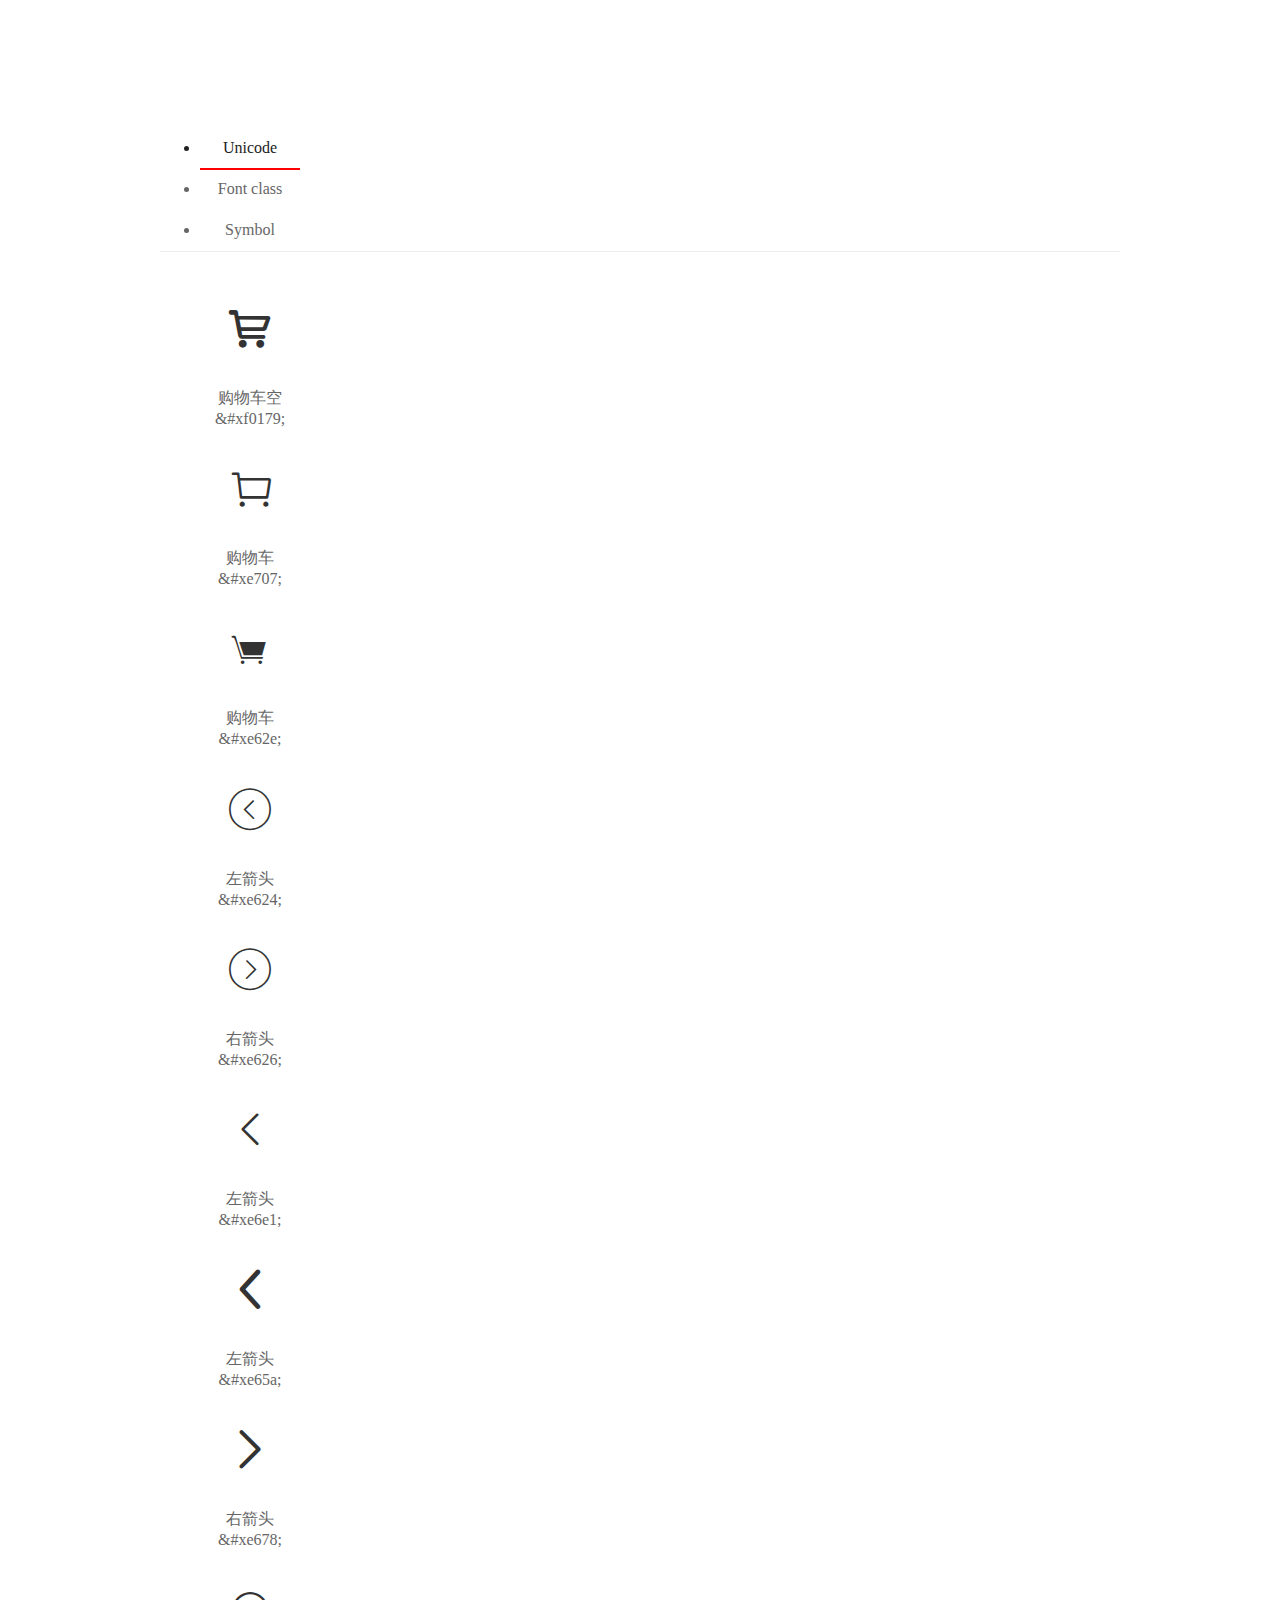
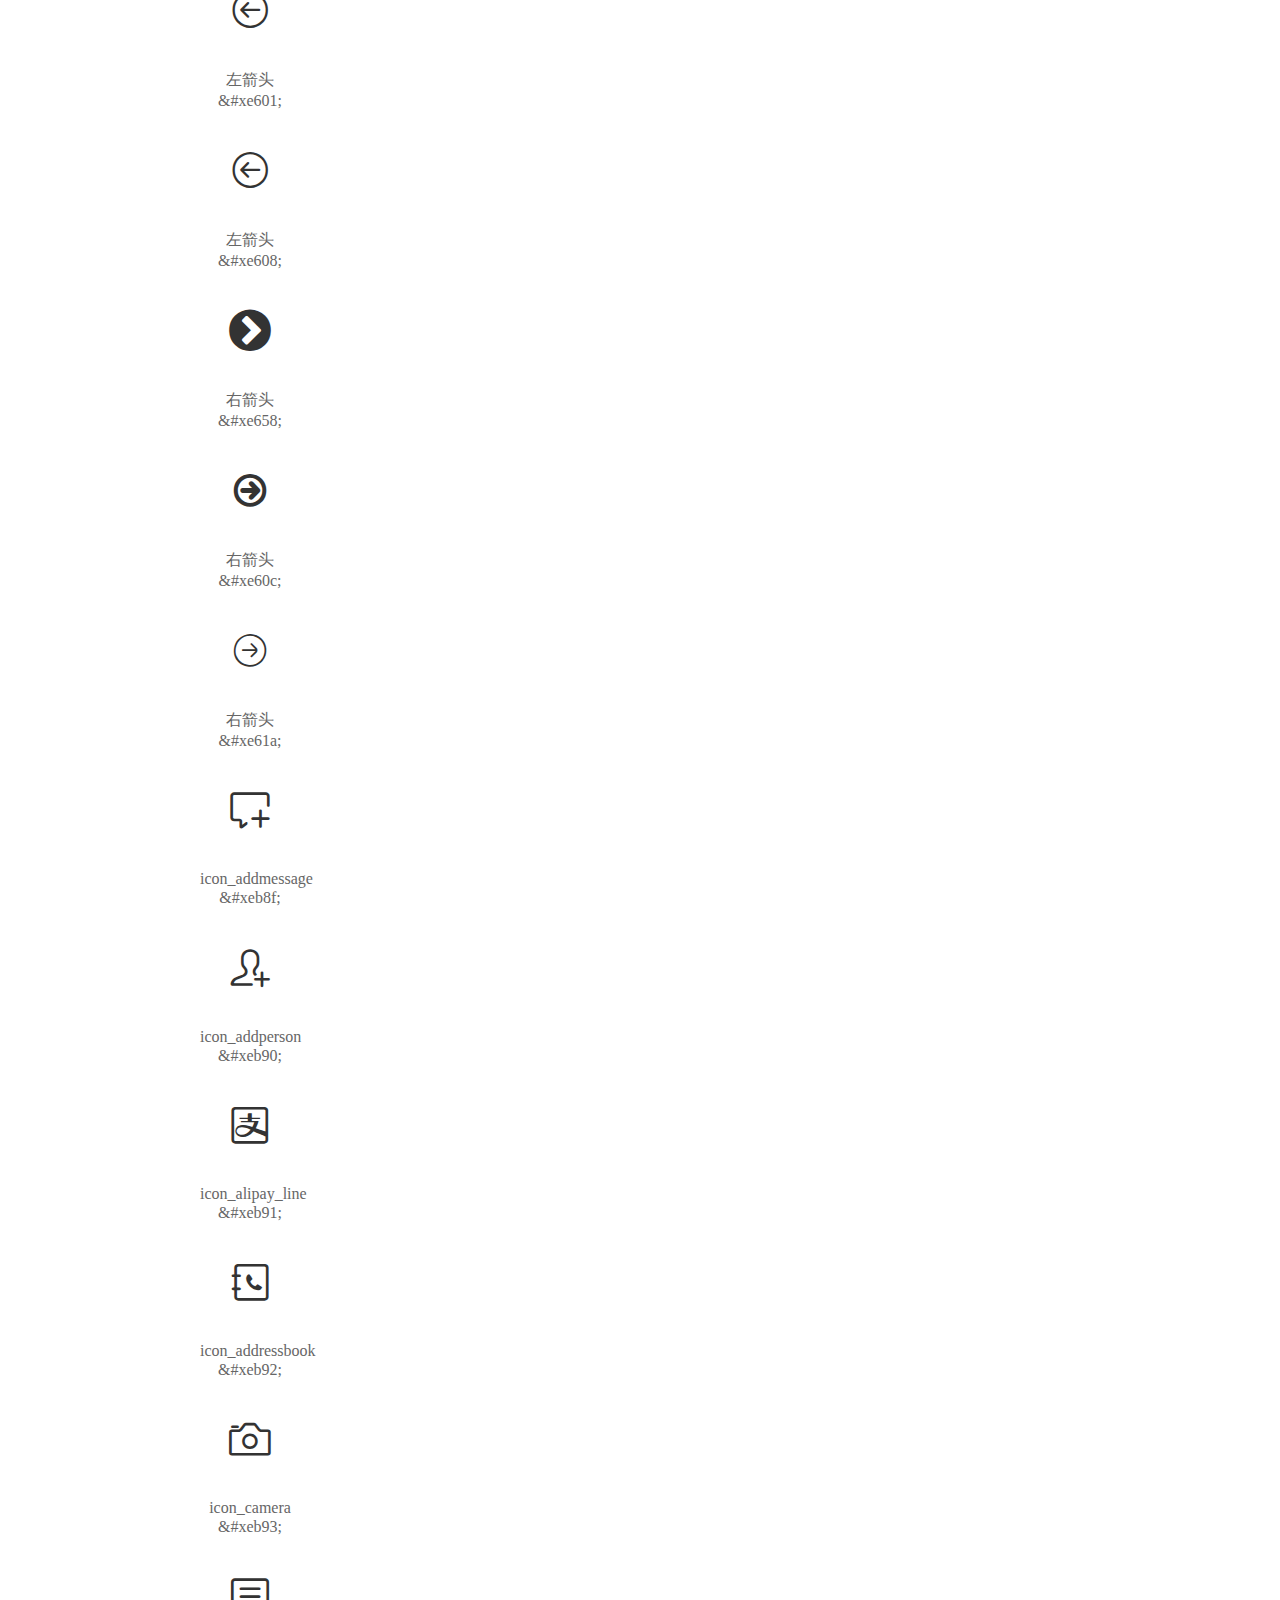
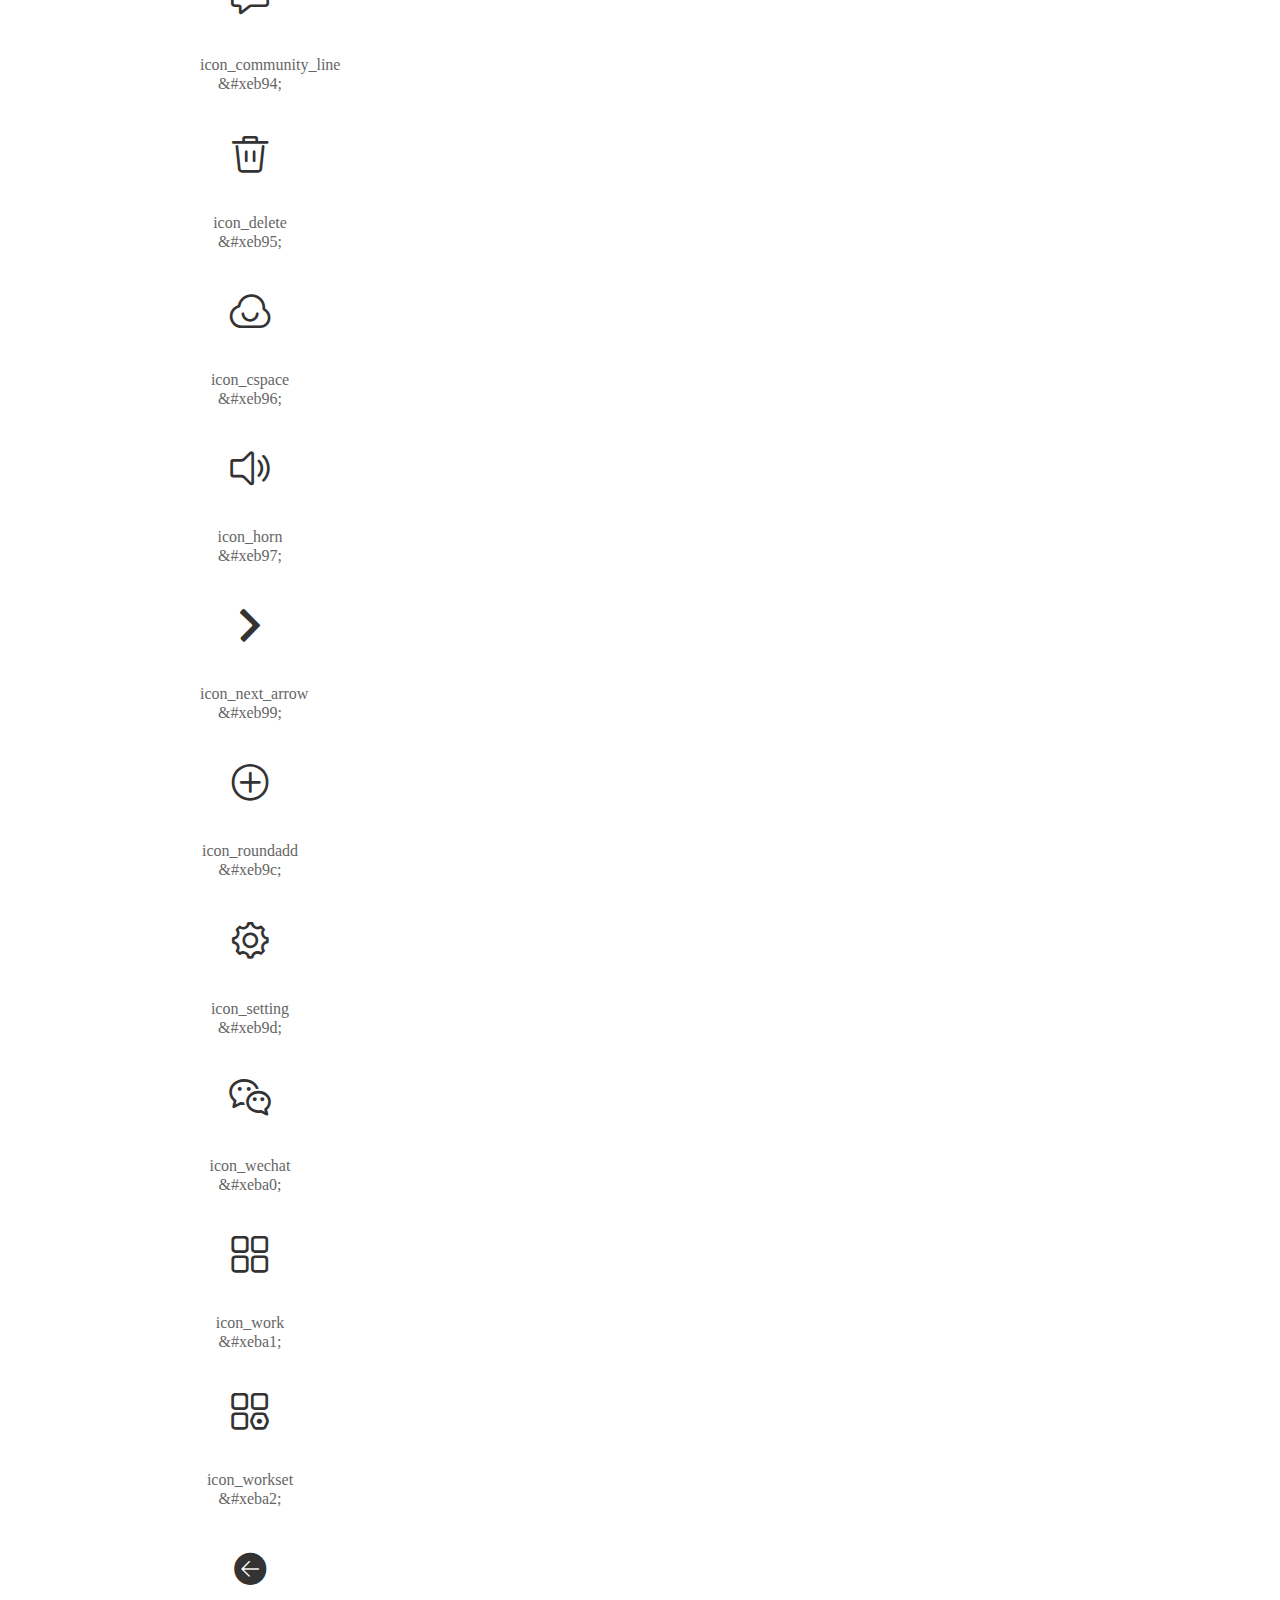
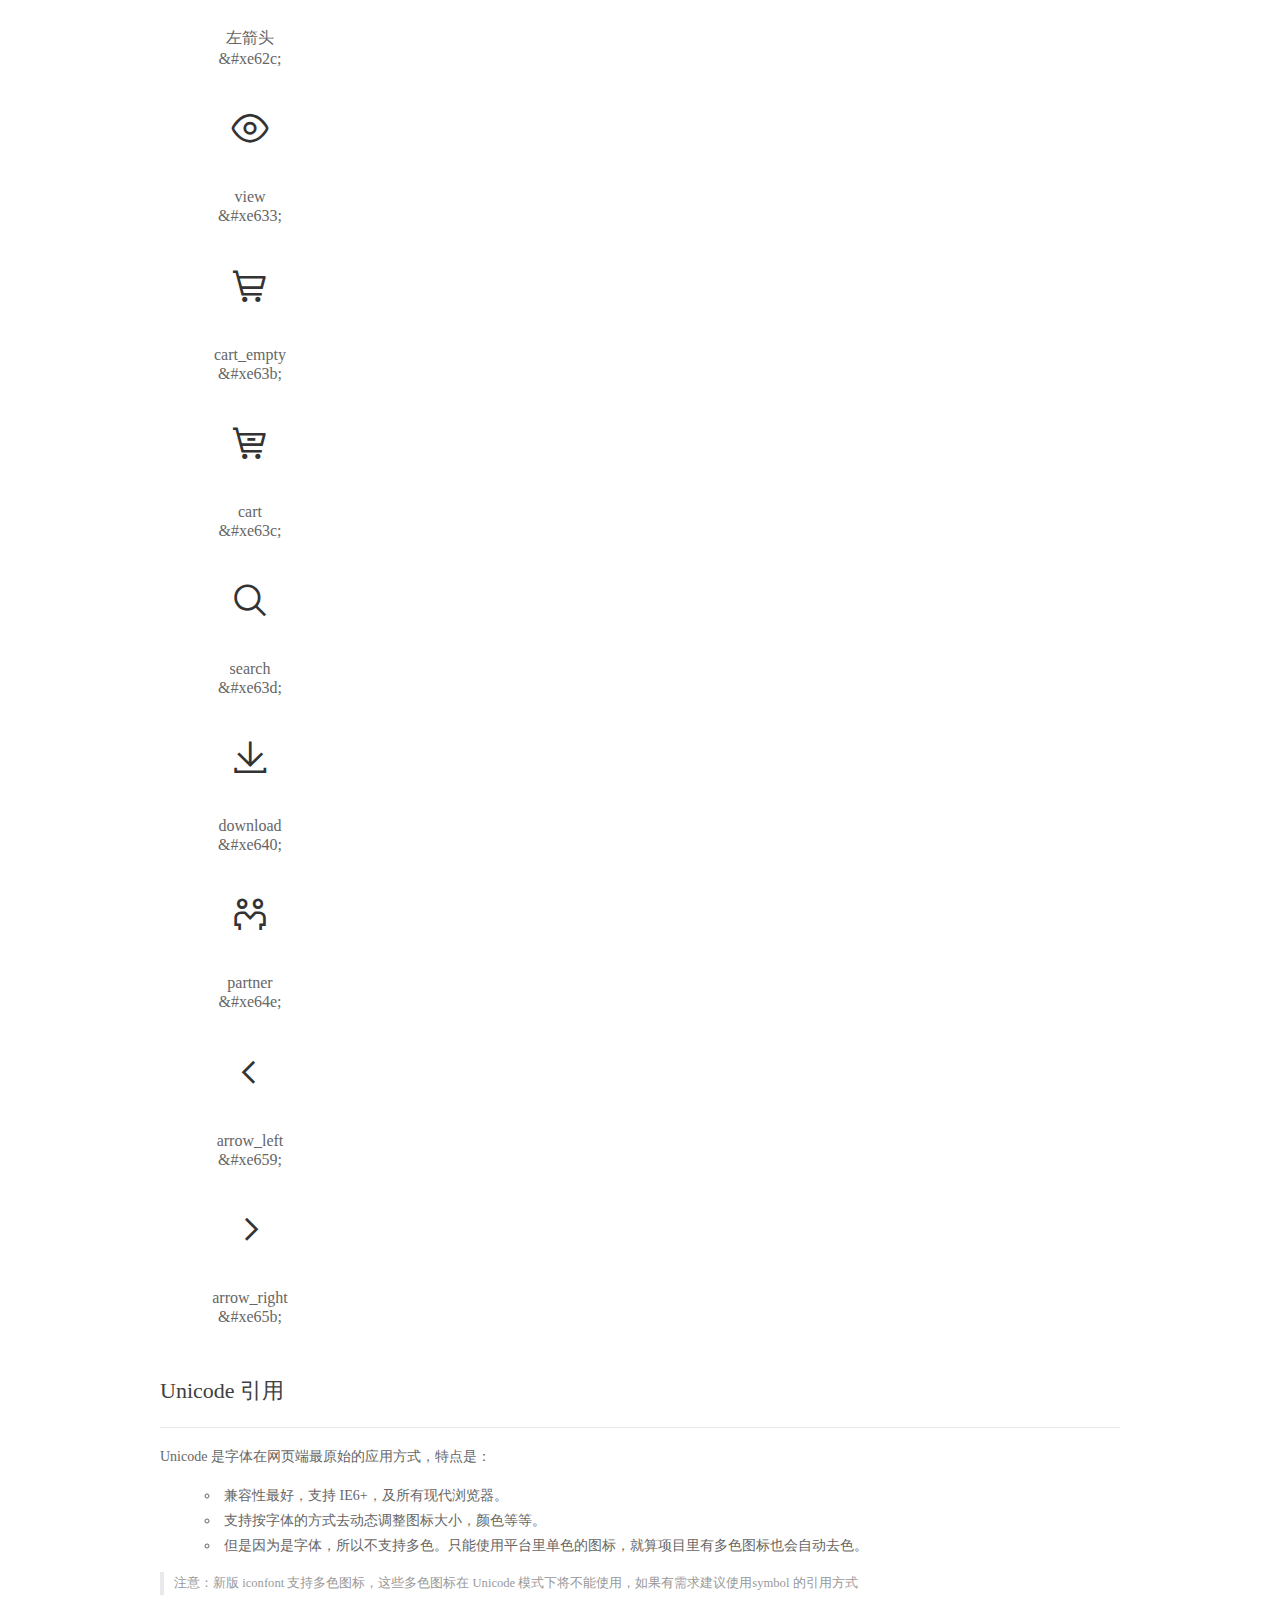
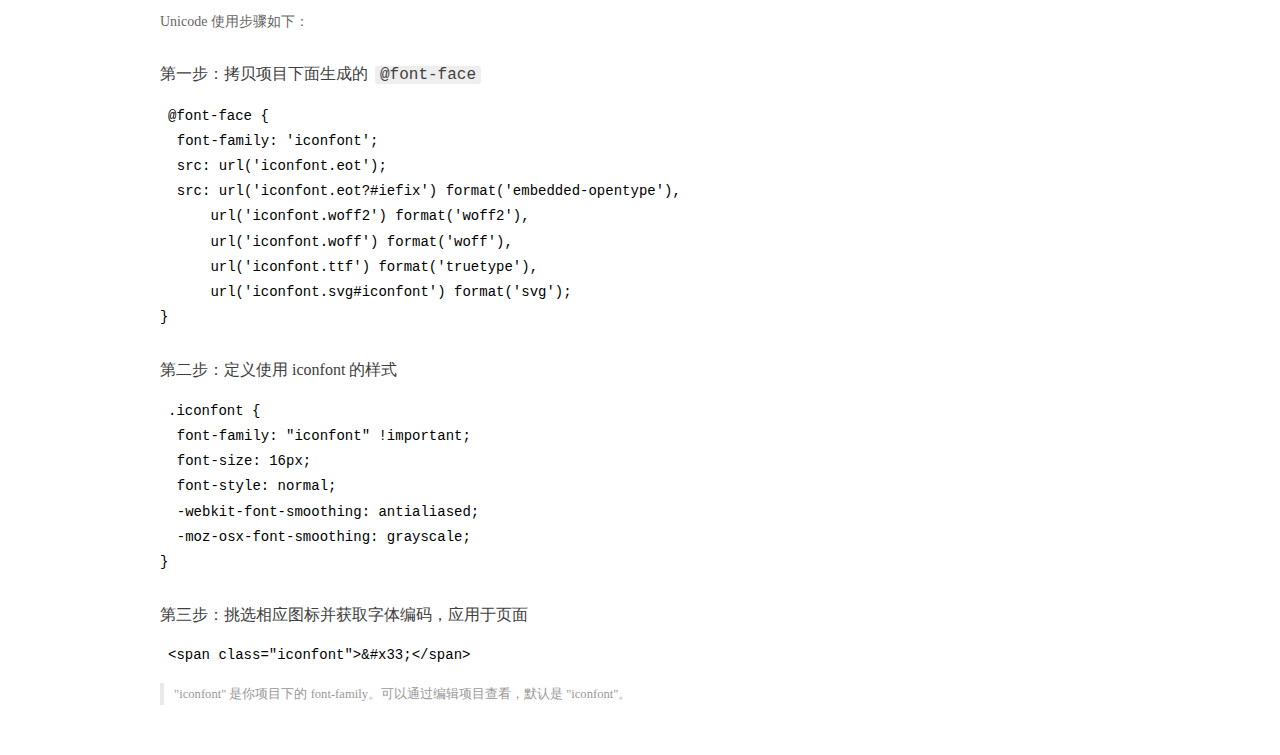
<file: fanke/font/demo_index.html>
<!DOCTYPE html>
<html>
<head>
  <meta charset="utf-8"/>
  <title>IconFont Demo</title>
  <link rel="shortcut icon" href="https://gtms04.alicdn.com/tps/i4/TB1_oz6GVXXXXaFXpXXJDFnIXXX-64-64.ico" type="image/x-icon"/>
  <link rel="stylesheet" href="https://g.alicdn.com/thx/cube/1.3.2/cube.min.css">
  <link rel="stylesheet" href="demo.css">
  <link rel="stylesheet" href="iconfont.css">
  <script src="iconfont.js"></script>
  <!-- jQuery -->
  <script src="https://a1.alicdn.com/oss/uploads/2018/12/26/7bfddb60-08e8-11e9-9b04-53e73bb6408b.js"></script>
  <!-- 代码高亮 -->
  <script src="https://a1.alicdn.com/oss/uploads/2018/12/26/a3f714d0-08e6-11e9-8a15-ebf944d7534c.js"></script>
</head>
<body>
  <div class="main">
    <h1 class="logo"><a href="https://www.iconfont.cn/" title="iconfont 首页" target="_blank">&#xe86b;</a></h1>
    <div class="nav-tabs">
      <ul id="tabs" class="dib-box">
        <li class="dib active"><span>Unicode</span></li>
        <li class="dib"><span>Font class</span></li>
        <li class="dib"><span>Symbol</span></li>
      </ul>
      
    </div>
    <div class="tab-container">
      <div class="content unicode" style="display: block;">
          <ul class="icon_lists dib-box">
          
            <li class="dib">
              <span class="icon iconfont">&#xf0179;</span>
                <div class="name">购物车空</div>
                <div class="code-name">&amp;#xf0179;</div>
              </li>
          
            <li class="dib">
              <span class="icon iconfont">&#xe707;</span>
                <div class="name">购物车</div>
                <div class="code-name">&amp;#xe707;</div>
              </li>
          
            <li class="dib">
              <span class="icon iconfont">&#xe62e;</span>
                <div class="name">购物车</div>
                <div class="code-name">&amp;#xe62e;</div>
              </li>
          
            <li class="dib">
              <span class="icon iconfont">&#xe624;</span>
                <div class="name">左箭头</div>
                <div class="code-name">&amp;#xe624;</div>
              </li>
          
            <li class="dib">
              <span class="icon iconfont">&#xe626;</span>
                <div class="name">右箭头</div>
                <div class="code-name">&amp;#xe626;</div>
              </li>
          
            <li class="dib">
              <span class="icon iconfont">&#xe6e1;</span>
                <div class="name">左箭头</div>
                <div class="code-name">&amp;#xe6e1;</div>
              </li>
          
            <li class="dib">
              <span class="icon iconfont">&#xe65a;</span>
                <div class="name">左箭头</div>
                <div class="code-name">&amp;#xe65a;</div>
              </li>
          
            <li class="dib">
              <span class="icon iconfont">&#xe678;</span>
                <div class="name">右箭头</div>
                <div class="code-name">&amp;#xe678;</div>
              </li>
          
            <li class="dib">
              <span class="icon iconfont">&#xe601;</span>
                <div class="name">左箭头</div>
                <div class="code-name">&amp;#xe601;</div>
              </li>
          
            <li class="dib">
              <span class="icon iconfont">&#xe608;</span>
                <div class="name">左箭头</div>
                <div class="code-name">&amp;#xe608;</div>
              </li>
          
            <li class="dib">
              <span class="icon iconfont">&#xe658;</span>
                <div class="name">右箭头</div>
                <div class="code-name">&amp;#xe658;</div>
              </li>
          
            <li class="dib">
              <span class="icon iconfont">&#xe60c;</span>
                <div class="name">右箭头</div>
                <div class="code-name">&amp;#xe60c;</div>
              </li>
          
            <li class="dib">
              <span class="icon iconfont">&#xe61a;</span>
                <div class="name">右箭头</div>
                <div class="code-name">&amp;#xe61a;</div>
              </li>
          
            <li class="dib">
              <span class="icon iconfont">&#xeb8f;</span>
                <div class="name">icon_addmessage</div>
                <div class="code-name">&amp;#xeb8f;</div>
              </li>
          
            <li class="dib">
              <span class="icon iconfont">&#xeb90;</span>
                <div class="name">icon_addperson</div>
                <div class="code-name">&amp;#xeb90;</div>
              </li>
          
            <li class="dib">
              <span class="icon iconfont">&#xeb91;</span>
                <div class="name">icon_alipay_line</div>
                <div class="code-name">&amp;#xeb91;</div>
              </li>
          
            <li class="dib">
              <span class="icon iconfont">&#xeb92;</span>
                <div class="name">icon_addressbook</div>
                <div class="code-name">&amp;#xeb92;</div>
              </li>
          
            <li class="dib">
              <span class="icon iconfont">&#xeb93;</span>
                <div class="name">icon_camera</div>
                <div class="code-name">&amp;#xeb93;</div>
              </li>
          
            <li class="dib">
              <span class="icon iconfont">&#xeb94;</span>
                <div class="name">icon_community_line</div>
                <div class="code-name">&amp;#xeb94;</div>
              </li>
          
            <li class="dib">
              <span class="icon iconfont">&#xeb95;</span>
                <div class="name">icon_delete</div>
                <div class="code-name">&amp;#xeb95;</div>
              </li>
          
            <li class="dib">
              <span class="icon iconfont">&#xeb96;</span>
                <div class="name">icon_cspace</div>
                <div class="code-name">&amp;#xeb96;</div>
              </li>
          
            <li class="dib">
              <span class="icon iconfont">&#xeb97;</span>
                <div class="name">icon_horn</div>
                <div class="code-name">&amp;#xeb97;</div>
              </li>
          
            <li class="dib">
              <span class="icon iconfont">&#xeb99;</span>
                <div class="name">icon_next_arrow</div>
                <div class="code-name">&amp;#xeb99;</div>
              </li>
          
            <li class="dib">
              <span class="icon iconfont">&#xeb9c;</span>
                <div class="name">icon_roundadd</div>
                <div class="code-name">&amp;#xeb9c;</div>
              </li>
          
            <li class="dib">
              <span class="icon iconfont">&#xeb9d;</span>
                <div class="name">icon_setting</div>
                <div class="code-name">&amp;#xeb9d;</div>
              </li>
          
            <li class="dib">
              <span class="icon iconfont">&#xeba0;</span>
                <div class="name">icon_wechat</div>
                <div class="code-name">&amp;#xeba0;</div>
              </li>
          
            <li class="dib">
              <span class="icon iconfont">&#xeba1;</span>
                <div class="name">icon_work</div>
                <div class="code-name">&amp;#xeba1;</div>
              </li>
          
            <li class="dib">
              <span class="icon iconfont">&#xeba2;</span>
                <div class="name">icon_workset</div>
                <div class="code-name">&amp;#xeba2;</div>
              </li>
          
            <li class="dib">
              <span class="icon iconfont">&#xe62c;</span>
                <div class="name">左箭头</div>
                <div class="code-name">&amp;#xe62c;</div>
              </li>
          
            <li class="dib">
              <span class="icon iconfont">&#xe633;</span>
                <div class="name">view</div>
                <div class="code-name">&amp;#xe633;</div>
              </li>
          
            <li class="dib">
              <span class="icon iconfont">&#xe63b;</span>
                <div class="name">cart_empty</div>
                <div class="code-name">&amp;#xe63b;</div>
              </li>
          
            <li class="dib">
              <span class="icon iconfont">&#xe63c;</span>
                <div class="name">cart</div>
                <div class="code-name">&amp;#xe63c;</div>
              </li>
          
            <li class="dib">
              <span class="icon iconfont">&#xe63d;</span>
                <div class="name">search</div>
                <div class="code-name">&amp;#xe63d;</div>
              </li>
          
            <li class="dib">
              <span class="icon iconfont">&#xe640;</span>
                <div class="name">download</div>
                <div class="code-name">&amp;#xe640;</div>
              </li>
          
            <li class="dib">
              <span class="icon iconfont">&#xe64e;</span>
                <div class="name">partner</div>
                <div class="code-name">&amp;#xe64e;</div>
              </li>
          
            <li class="dib">
              <span class="icon iconfont">&#xe659;</span>
                <div class="name">arrow_left</div>
                <div class="code-name">&amp;#xe659;</div>
              </li>
          
            <li class="dib">
              <span class="icon iconfont">&#xe65b;</span>
                <div class="name">arrow_right</div>
                <div class="code-name">&amp;#xe65b;</div>
              </li>
          
          </ul>
          <div class="article markdown">
          <h2 id="unicode-">Unicode 引用</h2>
          <hr>

          <p>Unicode 是字体在网页端最原始的应用方式，特点是：</p>
          <ul>
            <li>兼容性最好，支持 IE6+，及所有现代浏览器。</li>
            <li>支持按字体的方式去动态调整图标大小，颜色等等。</li>
            <li>但是因为是字体，所以不支持多色。只能使用平台里单色的图标，就算项目里有多色图标也会自动去色。</li>
          </ul>
          <blockquote>
            <p>注意：新版 iconfont 支持多色图标，这些多色图标在 Unicode 模式下将不能使用，如果有需求建议使用symbol 的引用方式</p>
          </blockquote>
          <p>Unicode 使用步骤如下：</p>
          <h3 id="-font-face">第一步：拷贝项目下面生成的 <code>@font-face</code></h3>
<pre><code class="language-css"
>@font-face {
  font-family: 'iconfont';
  src: url('iconfont.eot');
  src: url('iconfont.eot?#iefix') format('embedded-opentype'),
      url('iconfont.woff2') format('woff2'),
      url('iconfont.woff') format('woff'),
      url('iconfont.ttf') format('truetype'),
      url('iconfont.svg#iconfont') format('svg');
}
</code></pre>
          <h3 id="-iconfont-">第二步：定义使用 iconfont 的样式</h3>
<pre><code class="language-css"
>.iconfont {
  font-family: "iconfont" !important;
  font-size: 16px;
  font-style: normal;
  -webkit-font-smoothing: antialiased;
  -moz-osx-font-smoothing: grayscale;
}
</code></pre>
          <h3 id="-">第三步：挑选相应图标并获取字体编码，应用于页面</h3>
<pre>
<code class="language-html"
>&lt;span class="iconfont"&gt;&amp;#x33;&lt;/span&gt;
</code></pre>
          <blockquote>
            <p>"iconfont" 是你项目下的 font-family。可以通过编辑项目查看，默认是 "iconfont"。</p>
          </blockquote>
          </div>
      </div>
      <div class="content font-class">
        <ul class="icon_lists dib-box">
          
          <li class="dib">
            <span class="icon iconfont icon-gouwuchekong"></span>
            <div class="name">
              购物车空
            </div>
            <div class="code-name">.icon-gouwuchekong
            </div>
          </li>
          
          <li class="dib">
            <span class="icon iconfont icon-gouwuche"></span>
            <div class="name">
              购物车
            </div>
            <div class="code-name">.icon-gouwuche
            </div>
          </li>
          
          <li class="dib">
            <span class="icon iconfont icon-gouwuche1"></span>
            <div class="name">
              购物车
            </div>
            <div class="code-name">.icon-gouwuche1
            </div>
          </li>
          
          <li class="dib">
            <span class="icon iconfont icon-leftarrow"></span>
            <div class="name">
              左箭头
            </div>
            <div class="code-name">.icon-leftarrow
            </div>
          </li>
          
          <li class="dib">
            <span class="icon iconfont icon-rightarrow"></span>
            <div class="name">
              右箭头
            </div>
            <div class="code-name">.icon-rightarrow
            </div>
          </li>
          
          <li class="dib">
            <span class="icon iconfont icon-zuojiantou"></span>
            <div class="name">
              左箭头
            </div>
            <div class="code-name">.icon-zuojiantou
            </div>
          </li>
          
          <li class="dib">
            <span class="icon iconfont icon-zuojiantou1"></span>
            <div class="name">
              左箭头
            </div>
            <div class="code-name">.icon-zuojiantou1
            </div>
          </li>
          
          <li class="dib">
            <span class="icon iconfont icon-youjiantou"></span>
            <div class="name">
              右箭头
            </div>
            <div class="code-name">.icon-youjiantou
            </div>
          </li>
          
          <li class="dib">
            <span class="icon iconfont icon-zuojiantou2"></span>
            <div class="name">
              左箭头
            </div>
            <div class="code-name">.icon-zuojiantou2
            </div>
          </li>
          
          <li class="dib">
            <span class="icon iconfont icon-zuojiantou3"></span>
            <div class="name">
              左箭头
            </div>
            <div class="code-name">.icon-zuojiantou3
            </div>
          </li>
          
          <li class="dib">
            <span class="icon iconfont icon-youjiantou1"></span>
            <div class="name">
              右箭头
            </div>
            <div class="code-name">.icon-youjiantou1
            </div>
          </li>
          
          <li class="dib">
            <span class="icon iconfont icon-youjiantou2"></span>
            <div class="name">
              右箭头
            </div>
            <div class="code-name">.icon-youjiantou2
            </div>
          </li>
          
          <li class="dib">
            <span class="icon iconfont icon-youjiantou3"></span>
            <div class="name">
              右箭头
            </div>
            <div class="code-name">.icon-youjiantou3
            </div>
          </li>
          
          <li class="dib">
            <span class="icon iconfont icon-icon_addmessage"></span>
            <div class="name">
              icon_addmessage
            </div>
            <div class="code-name">.icon-icon_addmessage
            </div>
          </li>
          
          <li class="dib">
            <span class="icon iconfont icon-icon_addperson"></span>
            <div class="name">
              icon_addperson
            </div>
            <div class="code-name">.icon-icon_addperson
            </div>
          </li>
          
          <li class="dib">
            <span class="icon iconfont icon-icon_alipay_line"></span>
            <div class="name">
              icon_alipay_line
            </div>
            <div class="code-name">.icon-icon_alipay_line
            </div>
          </li>
          
          <li class="dib">
            <span class="icon iconfont icon-icon_addressbook"></span>
            <div class="name">
              icon_addressbook
            </div>
            <div class="code-name">.icon-icon_addressbook
            </div>
          </li>
          
          <li class="dib">
            <span class="icon iconfont icon-icon_camera"></span>
            <div class="name">
              icon_camera
            </div>
            <div class="code-name">.icon-icon_camera
            </div>
          </li>
          
          <li class="dib">
            <span class="icon iconfont icon-icon_community_line"></span>
            <div class="name">
              icon_community_line
            </div>
            <div class="code-name">.icon-icon_community_line
            </div>
          </li>
          
          <li class="dib">
            <span class="icon iconfont icon-icon_delete"></span>
            <div class="name">
              icon_delete
            </div>
            <div class="code-name">.icon-icon_delete
            </div>
          </li>
          
          <li class="dib">
            <span class="icon iconfont icon-icon_cspace"></span>
            <div class="name">
              icon_cspace
            </div>
            <div class="code-name">.icon-icon_cspace
            </div>
          </li>
          
          <li class="dib">
            <span class="icon iconfont icon-icon_horn"></span>
            <div class="name">
              icon_horn
            </div>
            <div class="code-name">.icon-icon_horn
            </div>
          </li>
          
          <li class="dib">
            <span class="icon iconfont icon-icon_next_arrow"></span>
            <div class="name">
              icon_next_arrow
            </div>
            <div class="code-name">.icon-icon_next_arrow
            </div>
          </li>
          
          <li class="dib">
            <span class="icon iconfont icon-icon_roundadd"></span>
            <div class="name">
              icon_roundadd
            </div>
            <div class="code-name">.icon-icon_roundadd
            </div>
          </li>
          
          <li class="dib">
            <span class="icon iconfont icon-icon_setting"></span>
            <div class="name">
              icon_setting
            </div>
            <div class="code-name">.icon-icon_setting
            </div>
          </li>
          
          <li class="dib">
            <span class="icon iconfont icon-icon_wechat"></span>
            <div class="name">
              icon_wechat
            </div>
            <div class="code-name">.icon-icon_wechat
            </div>
          </li>
          
          <li class="dib">
            <span class="icon iconfont icon-icon_work"></span>
            <div class="name">
              icon_work
            </div>
            <div class="code-name">.icon-icon_work
            </div>
          </li>
          
          <li class="dib">
            <span class="icon iconfont icon-icon_workset"></span>
            <div class="name">
              icon_workset
            </div>
            <div class="code-name">.icon-icon_workset
            </div>
          </li>
          
          <li class="dib">
            <span class="icon iconfont icon-danseshixintubiao-"></span>
            <div class="name">
              左箭头
            </div>
            <div class="code-name">.icon-danseshixintubiao-
            </div>
          </li>
          
          <li class="dib">
            <span class="icon iconfont icon-icon-test"></span>
            <div class="name">
              view
            </div>
            <div class="code-name">.icon-icon-test
            </div>
          </li>
          
          <li class="dib">
            <span class="icon iconfont icon-icon-test1"></span>
            <div class="name">
              cart_empty
            </div>
            <div class="code-name">.icon-icon-test1
            </div>
          </li>
          
          <li class="dib">
            <span class="icon iconfont icon-icon-test2"></span>
            <div class="name">
              cart
            </div>
            <div class="code-name">.icon-icon-test2
            </div>
          </li>
          
          <li class="dib">
            <span class="icon iconfont icon-icon-test3"></span>
            <div class="name">
              search
            </div>
            <div class="code-name">.icon-icon-test3
            </div>
          </li>
          
          <li class="dib">
            <span class="icon iconfont icon-icon-test4"></span>
            <div class="name">
              download
            </div>
            <div class="code-name">.icon-icon-test4
            </div>
          </li>
          
          <li class="dib">
            <span class="icon iconfont icon-icon-test5"></span>
            <div class="name">
              partner
            </div>
            <div class="code-name">.icon-icon-test5
            </div>
          </li>
          
          <li class="dib">
            <span class="icon iconfont icon-icon-test6"></span>
            <div class="name">
              arrow_left
            </div>
            <div class="code-name">.icon-icon-test6
            </div>
          </li>
          
          <li class="dib">
            <span class="icon iconfont icon-icon-test7"></span>
            <div class="name">
              arrow_right
            </div>
            <div class="code-name">.icon-icon-test7
            </div>
          </li>
          
        </ul>
        <div class="article markdown">
        <h2 id="font-class-">font-class 引用</h2>
        <hr>

        <p>font-class 是 Unicode 使用方式的一种变种，主要是解决 Unicode 书写不直观，语意不明确的问题。</p>
        <p>与 Unicode 使用方式相比，具有如下特点：</p>
        <ul>
          <li>兼容性良好，支持 IE8+，及所有现代浏览器。</li>
          <li>相比于 Unicode 语意明确，书写更直观。可以很容易分辨这个 icon 是什么。</li>
          <li>因为使用 class 来定义图标，所以当要替换图标时，只需要修改 class 里面的 Unicode 引用。</li>
          <li>不过因为本质上还是使用的字体，所以多色图标还是不支持的。</li>
        </ul>
        <p>使用步骤如下：</p>
        <h3 id="-fontclass-">第一步：引入项目下面生成的 fontclass 代码：</h3>
<pre><code class="language-html">&lt;link rel="stylesheet" href="./iconfont.css"&gt;
</code></pre>
        <h3 id="-">第二步：挑选相应图标并获取类名，应用于页面：</h3>
<pre><code class="language-html">&lt;span class="iconfont icon-xxx"&gt;&lt;/span&gt;
</code></pre>
        <blockquote>
          <p>"
            iconfont" 是你项目下的 font-family。可以通过编辑项目查看，默认是 "iconfont"。</p>
        </blockquote>
      </div>
      </div>
      <div class="content symbol">
          <ul class="icon_lists dib-box">
          
            <li class="dib">
                <svg class="icon svg-icon" aria-hidden="true">
                  <use xlink:href="#icon-gouwuchekong"></use>
                </svg>
                <div class="name">购物车空</div>
                <div class="code-name">#icon-gouwuchekong</div>
            </li>
          
            <li class="dib">
                <svg class="icon svg-icon" aria-hidden="true">
                  <use xlink:href="#icon-gouwuche"></use>
                </svg>
                <div class="name">购物车</div>
                <div class="code-name">#icon-gouwuche</div>
            </li>
          
            <li class="dib">
                <svg class="icon svg-icon" aria-hidden="true">
                  <use xlink:href="#icon-gouwuche1"></use>
                </svg>
                <div class="name">购物车</div>
                <div class="code-name">#icon-gouwuche1</div>
            </li>
          
            <li class="dib">
                <svg class="icon svg-icon" aria-hidden="true">
                  <use xlink:href="#icon-leftarrow"></use>
                </svg>
                <div class="name">左箭头</div>
                <div class="code-name">#icon-leftarrow</div>
            </li>
          
            <li class="dib">
                <svg class="icon svg-icon" aria-hidden="true">
                  <use xlink:href="#icon-rightarrow"></use>
                </svg>
                <div class="name">右箭头</div>
                <div class="code-name">#icon-rightarrow</div>
            </li>
          
            <li class="dib">
                <svg class="icon svg-icon" aria-hidden="true">
                  <use xlink:href="#icon-zuojiantou"></use>
                </svg>
                <div class="name">左箭头</div>
                <div class="code-name">#icon-zuojiantou</div>
            </li>
          
            <li class="dib">
                <svg class="icon svg-icon" aria-hidden="true">
                  <use xlink:href="#icon-zuojiantou1"></use>
                </svg>
                <div class="name">左箭头</div>
                <div class="code-name">#icon-zuojiantou1</div>
            </li>
          
            <li class="dib">
                <svg class="icon svg-icon" aria-hidden="true">
                  <use xlink:href="#icon-youjiantou"></use>
                </svg>
                <div class="name">右箭头</div>
                <div class="code-name">#icon-youjiantou</div>
            </li>
          
            <li class="dib">
                <svg class="icon svg-icon" aria-hidden="true">
                  <use xlink:href="#icon-zuojiantou2"></use>
                </svg>
                <div class="name">左箭头</div>
                <div class="code-name">#icon-zuojiantou2</div>
            </li>
          
            <li class="dib">
                <svg class="icon svg-icon" aria-hidden="true">
                  <use xlink:href="#icon-zuojiantou3"></use>
                </svg>
                <div class="name">左箭头</div>
                <div class="code-name">#icon-zuojiantou3</div>
            </li>
          
            <li class="dib">
                <svg class="icon svg-icon" aria-hidden="true">
                  <use xlink:href="#icon-youjiantou1"></use>
                </svg>
                <div class="name">右箭头</div>
                <div class="code-name">#icon-youjiantou1</div>
            </li>
          
            <li class="dib">
                <svg class="icon svg-icon" aria-hidden="true">
                  <use xlink:href="#icon-youjiantou2"></use>
                </svg>
                <div class="name">右箭头</div>
                <div class="code-name">#icon-youjiantou2</div>
            </li>
          
            <li class="dib">
                <svg class="icon svg-icon" aria-hidden="true">
                  <use xlink:href="#icon-youjiantou3"></use>
                </svg>
                <div class="name">右箭头</div>
                <div class="code-name">#icon-youjiantou3</div>
            </li>
          
            <li class="dib">
                <svg class="icon svg-icon" aria-hidden="true">
                  <use xlink:href="#icon-icon_addmessage"></use>
                </svg>
                <div class="name">icon_addmessage</div>
                <div class="code-name">#icon-icon_addmessage</div>
            </li>
          
            <li class="dib">
                <svg class="icon svg-icon" aria-hidden="true">
                  <use xlink:href="#icon-icon_addperson"></use>
                </svg>
                <div class="name">icon_addperson</div>
                <div class="code-name">#icon-icon_addperson</div>
            </li>
          
            <li class="dib">
                <svg class="icon svg-icon" aria-hidden="true">
                  <use xlink:href="#icon-icon_alipay_line"></use>
                </svg>
                <div class="name">icon_alipay_line</div>
                <div class="code-name">#icon-icon_alipay_line</div>
            </li>
          
            <li class="dib">
                <svg class="icon svg-icon" aria-hidden="true">
                  <use xlink:href="#icon-icon_addressbook"></use>
                </svg>
                <div class="name">icon_addressbook</div>
                <div class="code-name">#icon-icon_addressbook</div>
            </li>
          
            <li class="dib">
                <svg class="icon svg-icon" aria-hidden="true">
                  <use xlink:href="#icon-icon_camera"></use>
                </svg>
                <div class="name">icon_camera</div>
                <div class="code-name">#icon-icon_camera</div>
            </li>
          
            <li class="dib">
                <svg class="icon svg-icon" aria-hidden="true">
                  <use xlink:href="#icon-icon_community_line"></use>
                </svg>
                <div class="name">icon_community_line</div>
                <div class="code-name">#icon-icon_community_line</div>
            </li>
          
            <li class="dib">
                <svg class="icon svg-icon" aria-hidden="true">
                  <use xlink:href="#icon-icon_delete"></use>
                </svg>
                <div class="name">icon_delete</div>
                <div class="code-name">#icon-icon_delete</div>
            </li>
          
            <li class="dib">
                <svg class="icon svg-icon" aria-hidden="true">
                  <use xlink:href="#icon-icon_cspace"></use>
                </svg>
                <div class="name">icon_cspace</div>
                <div class="code-name">#icon-icon_cspace</div>
            </li>
          
            <li class="dib">
                <svg class="icon svg-icon" aria-hidden="true">
                  <use xlink:href="#icon-icon_horn"></use>
                </svg>
                <div class="name">icon_horn</div>
                <div class="code-name">#icon-icon_horn</div>
            </li>
          
            <li class="dib">
                <svg class="icon svg-icon" aria-hidden="true">
                  <use xlink:href="#icon-icon_next_arrow"></use>
                </svg>
                <div class="name">icon_next_arrow</div>
                <div class="code-name">#icon-icon_next_arrow</div>
            </li>
          
            <li class="dib">
                <svg class="icon svg-icon" aria-hidden="true">
                  <use xlink:href="#icon-icon_roundadd"></use>
                </svg>
                <div class="name">icon_roundadd</div>
                <div class="code-name">#icon-icon_roundadd</div>
            </li>
          
            <li class="dib">
                <svg class="icon svg-icon" aria-hidden="true">
                  <use xlink:href="#icon-icon_setting"></use>
                </svg>
                <div class="name">icon_setting</div>
                <div class="code-name">#icon-icon_setting</div>
            </li>
          
            <li class="dib">
                <svg class="icon svg-icon" aria-hidden="true">
                  <use xlink:href="#icon-icon_wechat"></use>
                </svg>
                <div class="name">icon_wechat</div>
                <div class="code-name">#icon-icon_wechat</div>
            </li>
          
            <li class="dib">
                <svg class="icon svg-icon" aria-hidden="true">
                  <use xlink:href="#icon-icon_work"></use>
                </svg>
                <div class="name">icon_work</div>
                <div class="code-name">#icon-icon_work</div>
            </li>
          
            <li class="dib">
                <svg class="icon svg-icon" aria-hidden="true">
                  <use xlink:href="#icon-icon_workset"></use>
                </svg>
                <div class="name">icon_workset</div>
                <div class="code-name">#icon-icon_workset</div>
            </li>
          
            <li class="dib">
                <svg class="icon svg-icon" aria-hidden="true">
                  <use xlink:href="#icon-danseshixintubiao-"></use>
                </svg>
                <div class="name">左箭头</div>
                <div class="code-name">#icon-danseshixintubiao-</div>
            </li>
          
            <li class="dib">
                <svg class="icon svg-icon" aria-hidden="true">
                  <use xlink:href="#icon-icon-test"></use>
                </svg>
                <div class="name">view</div>
                <div class="code-name">#icon-icon-test</div>
            </li>
          
            <li class="dib">
                <svg class="icon svg-icon" aria-hidden="true">
                  <use xlink:href="#icon-icon-test1"></use>
                </svg>
                <div class="name">cart_empty</div>
                <div class="code-name">#icon-icon-test1</div>
            </li>
          
            <li class="dib">
                <svg class="icon svg-icon" aria-hidden="true">
                  <use xlink:href="#icon-icon-test2"></use>
                </svg>
                <div class="name">cart</div>
                <div class="code-name">#icon-icon-test2</div>
            </li>
          
            <li class="dib">
                <svg class="icon svg-icon" aria-hidden="true">
                  <use xlink:href="#icon-icon-test3"></use>
                </svg>
                <div class="name">search</div>
                <div class="code-name">#icon-icon-test3</div>
            </li>
          
            <li class="dib">
                <svg class="icon svg-icon" aria-hidden="true">
                  <use xlink:href="#icon-icon-test4"></use>
                </svg>
                <div class="name">download</div>
                <div class="code-name">#icon-icon-test4</div>
            </li>
          
            <li class="dib">
                <svg class="icon svg-icon" aria-hidden="true">
                  <use xlink:href="#icon-icon-test5"></use>
                </svg>
                <div class="name">partner</div>
                <div class="code-name">#icon-icon-test5</div>
            </li>
          
            <li class="dib">
                <svg class="icon svg-icon" aria-hidden="true">
                  <use xlink:href="#icon-icon-test6"></use>
                </svg>
                <div class="name">arrow_left</div>
                <div class="code-name">#icon-icon-test6</div>
            </li>
          
            <li class="dib">
                <svg class="icon svg-icon" aria-hidden="true">
                  <use xlink:href="#icon-icon-test7"></use>
                </svg>
                <div class="name">arrow_right</div>
                <div class="code-name">#icon-icon-test7</div>
            </li>
          
          </ul>
          <div class="article markdown">
          <h2 id="symbol-">Symbol 引用</h2>
          <hr>

          <p>这是一种全新的使用方式，应该说这才是未来的主流，也是平台目前推荐的用法。相关介绍可以参考这篇<a href="">文章</a>
            这种用法其实是做了一个 SVG 的集合，与另外两种相比具有如下特点：</p>
          <ul>
            <li>支持多色图标了，不再受单色限制。</li>
            <li>通过一些技巧，支持像字体那样，通过 <code>font-size</code>, <code>color</code> 来调整样式。</li>
            <li>兼容性较差，支持 IE9+，及现代浏览器。</li>
            <li>浏览器渲染 SVG 的性能一般，还不如 png。</li>
          </ul>
          <p>使用步骤如下：</p>
          <h3 id="-symbol-">第一步：引入项目下面生成的 symbol 代码：</h3>
<pre><code class="language-html">&lt;script src="./iconfont.js"&gt;&lt;/script&gt;
</code></pre>
          <h3 id="-css-">第二步：加入通用 CSS 代码（引入一次就行）：</h3>
<pre><code class="language-html">&lt;style&gt;
.icon {
  width: 1em;
  height: 1em;
  vertical-align: -0.15em;
  fill: currentColor;
  overflow: hidden;
}
&lt;/style&gt;
</code></pre>
          <h3 id="-">第三步：挑选相应图标并获取类名，应用于页面：</h3>
<pre><code class="language-html">&lt;svg class="icon" aria-hidden="true"&gt;
  &lt;use xlink:href="#icon-xxx"&gt;&lt;/use&gt;
&lt;/svg&gt;
</code></pre>
          </div>
      </div>

    </div>
  </div>
  <script>
  $(document).ready(function () {
      $('.tab-container .content:first').show()

      $('#tabs li').click(function (e) {
        var tabContent = $('.tab-container .content')
        var index = $(this).index()

        if ($(this).hasClass('active')) {
          return
        } else {
          $('#tabs li').removeClass('active')
          $(this).addClass('active')

          tabContent.hide().eq(index).fadeIn()
        }
      })
    })
  </script>
</body>
</html>
</file>
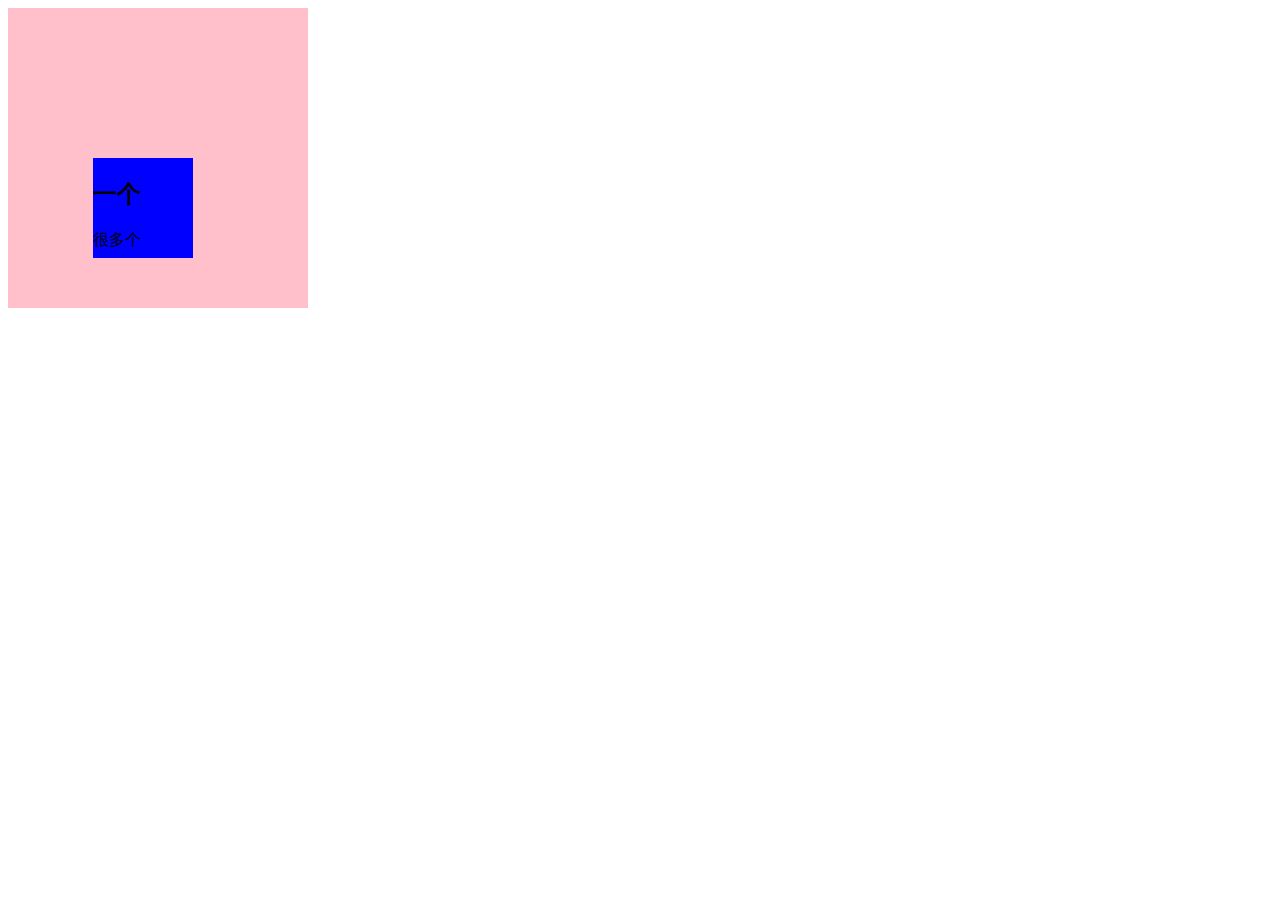
<file: fanke/uploads/demo.html>
<!DOCTYPE html>
<html lang="en">
<head>
	<meta charset="UTF-8">
	<title>Document</title>
</head>
<style>
	div{
		width: 300px;
		height: 300px;
		background-color: pink;
		position: relative;
	}
	span{
		width: 100px;
		height: 100px;
		background-color: blue;
		position: absolute;
		top:50%;
		left:85px;
	}
</style>
<body>
<div>
	<span>
		<h2>一个 </h2>
		<p>很多个</p>
	</span>
</div>
</body>
</html>
</file>
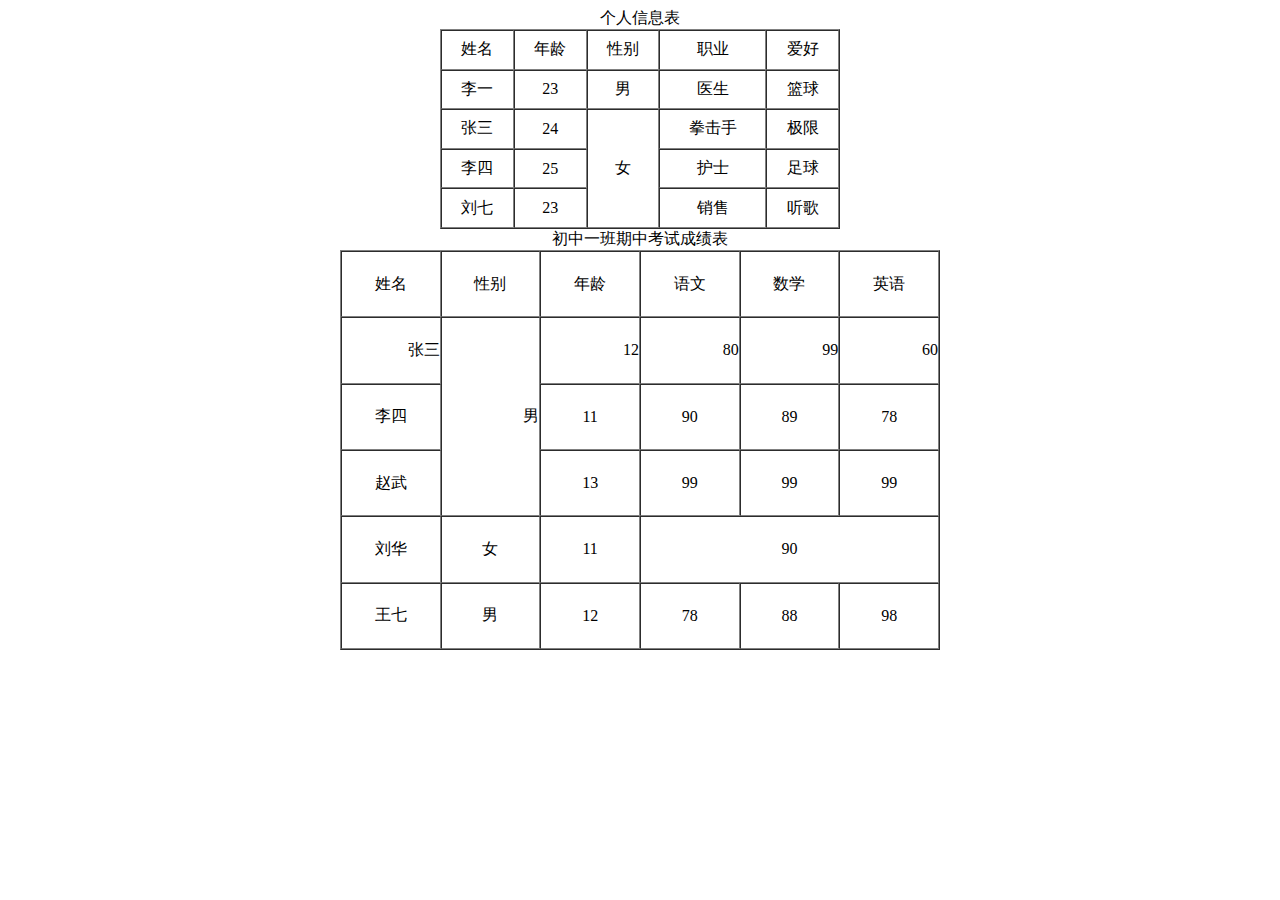
<file: 小米盒子/css/表格.html>
<!DOCTYPE html>
<html lang="en">
<head>
	<meta charset="UTF-8">
	<title>Document</title>
</head>
<body>
	<table border="1" width="400" height="200" align="center" cellpadding="0" cellspacing="0">
		<caption>个人信息表</caption>
		<tr align="center">
			<td>姓名</td>
			<td>年龄</td>
			<td>性别</td>
			<td>职业</td>
			<td>爱好</td>
		</tr>
		<tr align="center">
			<td>李一</td>
			<td>23</td>
			<td>男</td>
			<td>医生</td>
			<td>篮球</td>
		</tr>
		<tr align="center">
			<td>张三</td>
			<td>24</td>
			<td rowspan="3">女</td>
			<td>拳击手</td>
			<td>极限</td>
		</tr>
		<tr align="center">
			<td>李四</td>
			<td>25</td>
			<!-- <td>男</td> -->
			<td>护士</td>
			<td>足球</td>
		</tr>
		<tr align="center">
			<td>刘七</td>
			<td>23</td>
			<!-- <td>女</td> -->
			<td>销售</td>
			<td>听歌</td>
		</tr>
	</table>
	<table border="1" width="600" height="400" align="center" cellpadding="0" cellspacing="0">
		<caption>初中一班期中考试成绩表</caption>
		<tr align="center">
			<td>姓名</td>
			<td>性别</td>
			<td>年龄</td>
			<td>语文</td>
			<td>数学</td>
			<td>英语</td>
		</tr>
		<tr align="right">
			<td>张三</td>
			<td rowspan="3">男</td>
			<td>12</td>
			<td>80</td>
			<td>99</td>
			<td>60</td>
		</tr>
		<tr align="center">
			<td>李四</td>
			<!-- <td>男</td> -->
			<td>11</td>
			<td>90</td>
			<td>89</td>
			<td>78</td>
		</tr>
		<tr align="center">
			<td>赵武</td>
			<!-- <td>男</td> -->
			<td>13</td>
			<td>99</td>
			<td>99</td>
			<td>99</td>
		</tr>
		<tr align="center">
			<td>刘华</td>
			<td>女</td>
			<td>11</td>
			<td colspan="3">90</td>
			<!-- <td>90</td> -->
			<!-- <td>90</td> -->
		</tr>
		<tr align="center">
			<td>王七</td>
			<td>男</td>
			<td>12</td>
			<td>78</td>
			<td>88</td>
			<td>98</td>
		</tr>
	</table>
</body>
</html>
</file>
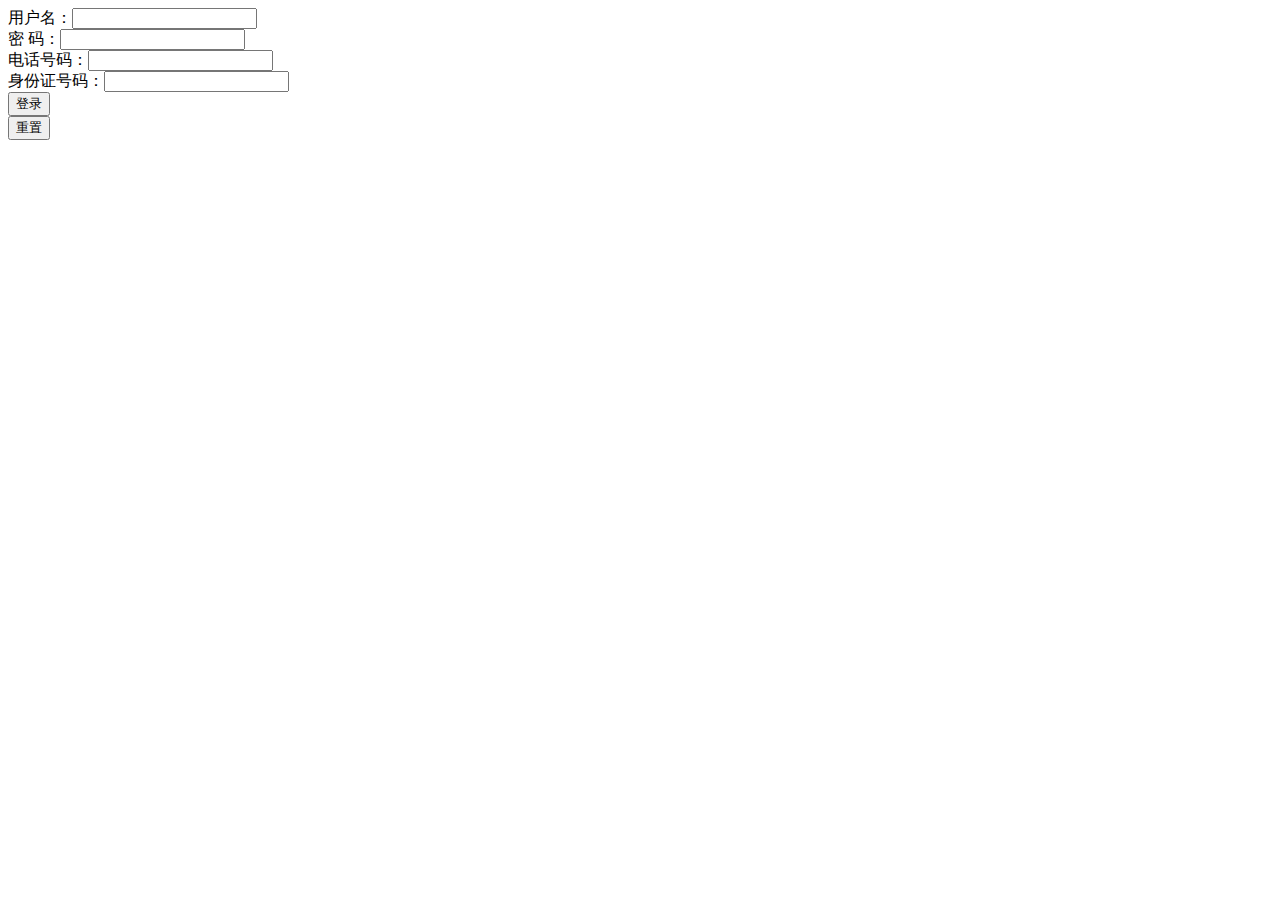
<file: 小米盒子/css/输入框的属性.html>
<!DOCTYPE html>
<html lang="en">
<head>
	<meta charset="UTF-8">
	<title>Document</title>
</head>
<body>
	<form action="post">
		用户名：<input type="text"><br>
		密  码：<input type="password"><br>
		电话号码：<input type="phone"><br>
		身份证号码：<input type="number"><br>
		<!-- <input type="button" value="登录"><br> -->
		<input type="submit" value="登录"><br>
		<input type="reset" value="重置">
	</form>
</body>
</html>
</file>
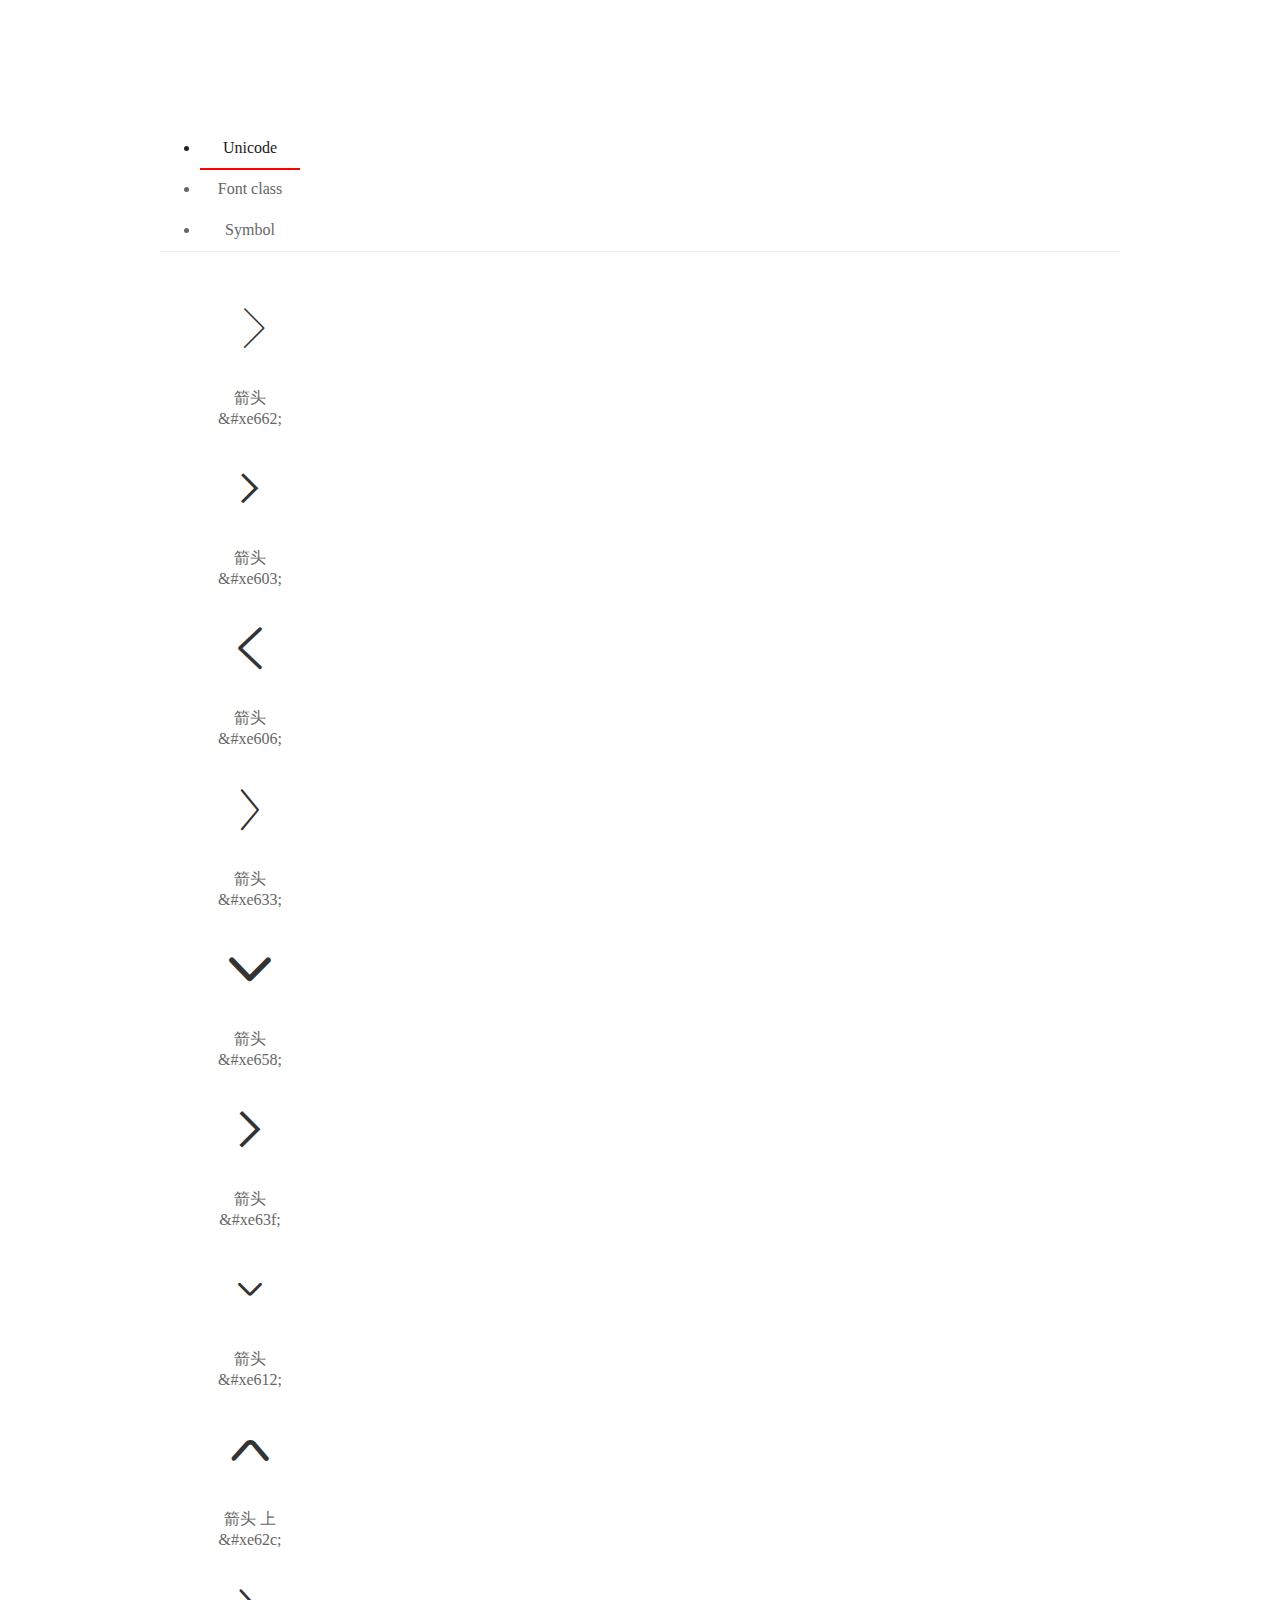
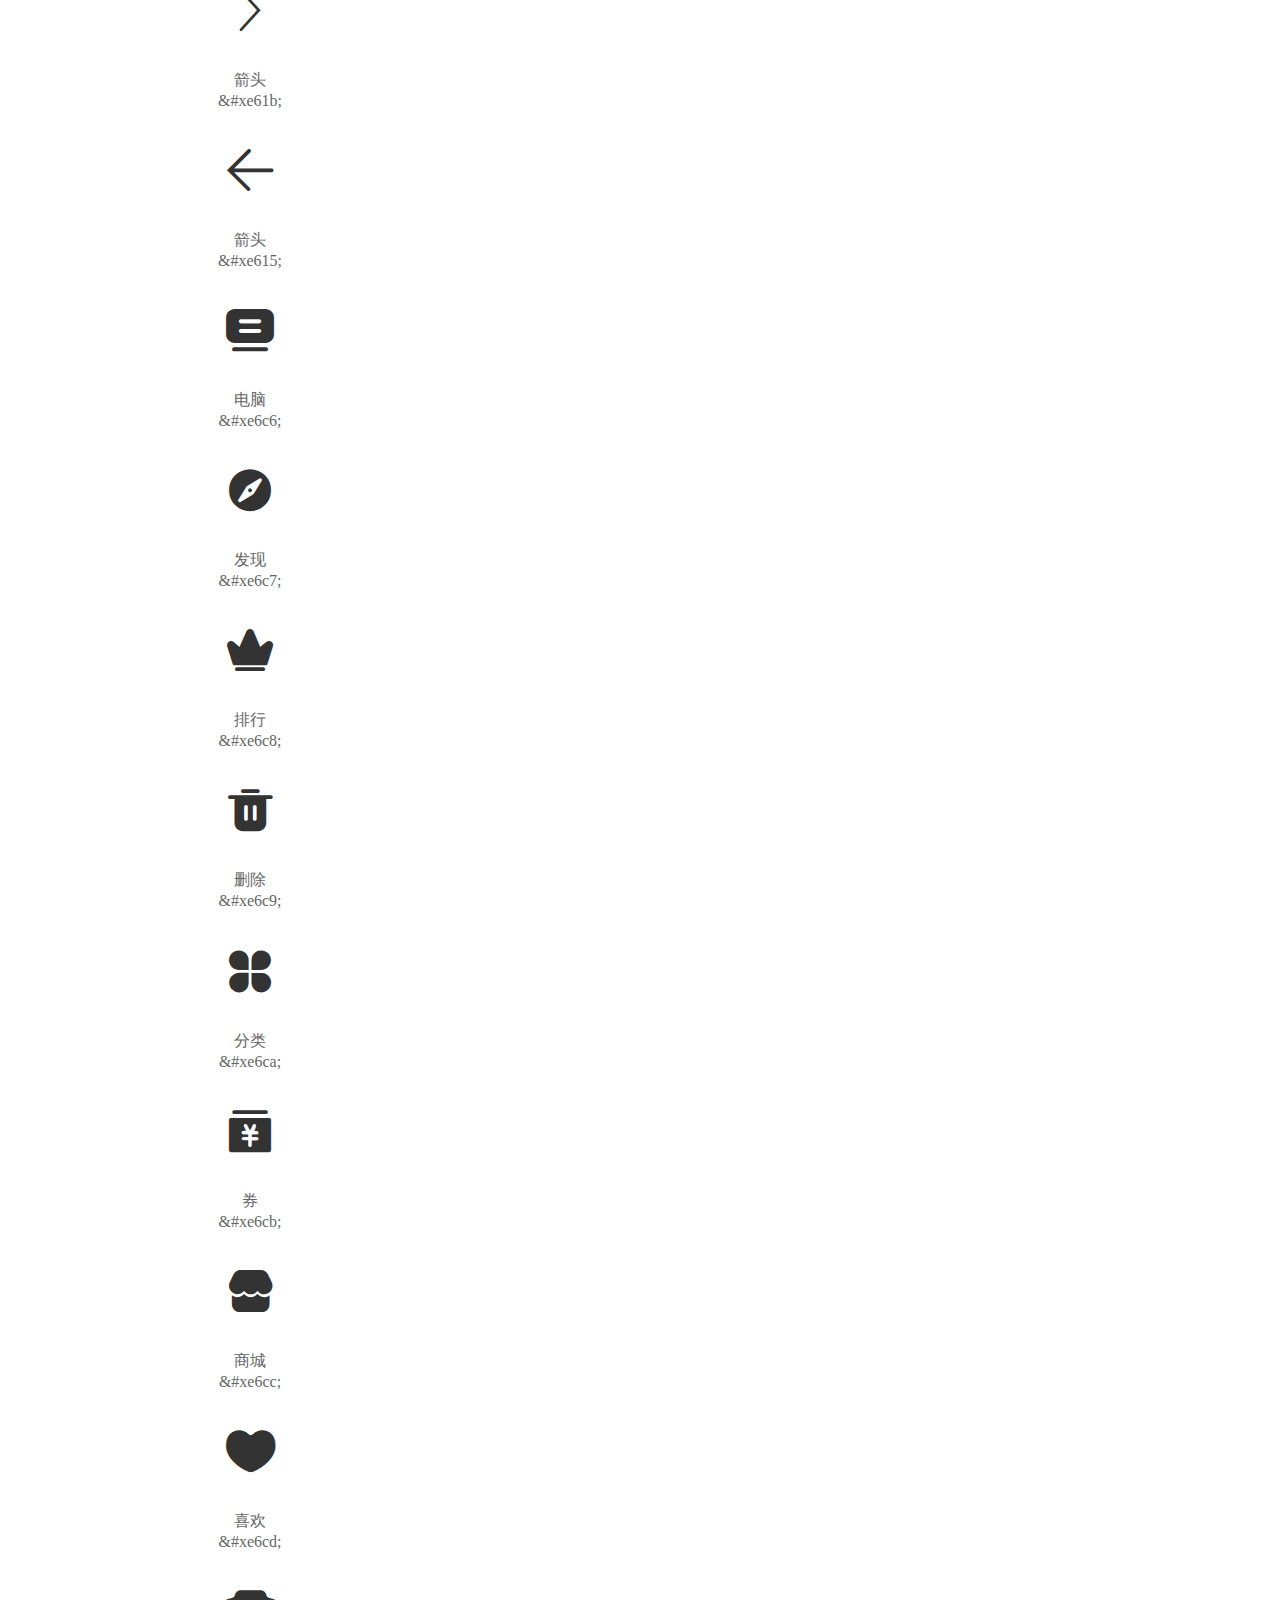
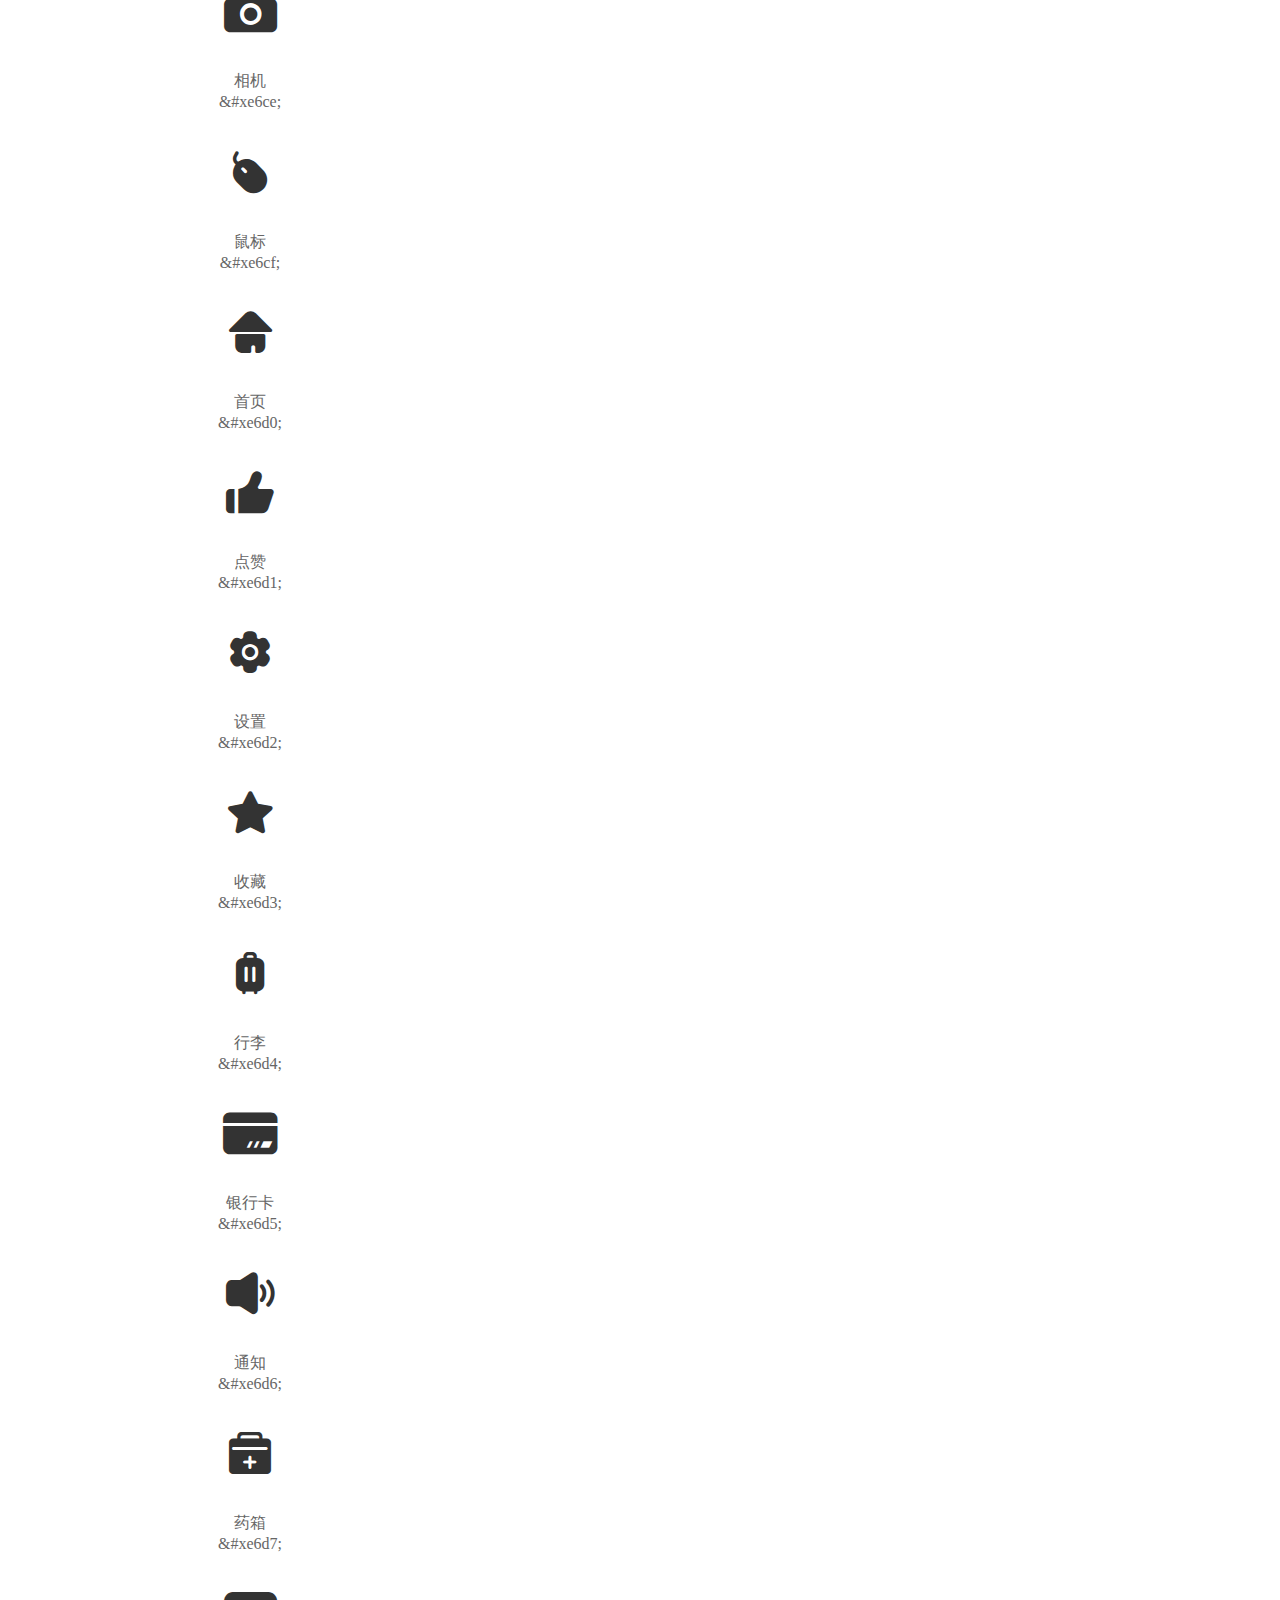
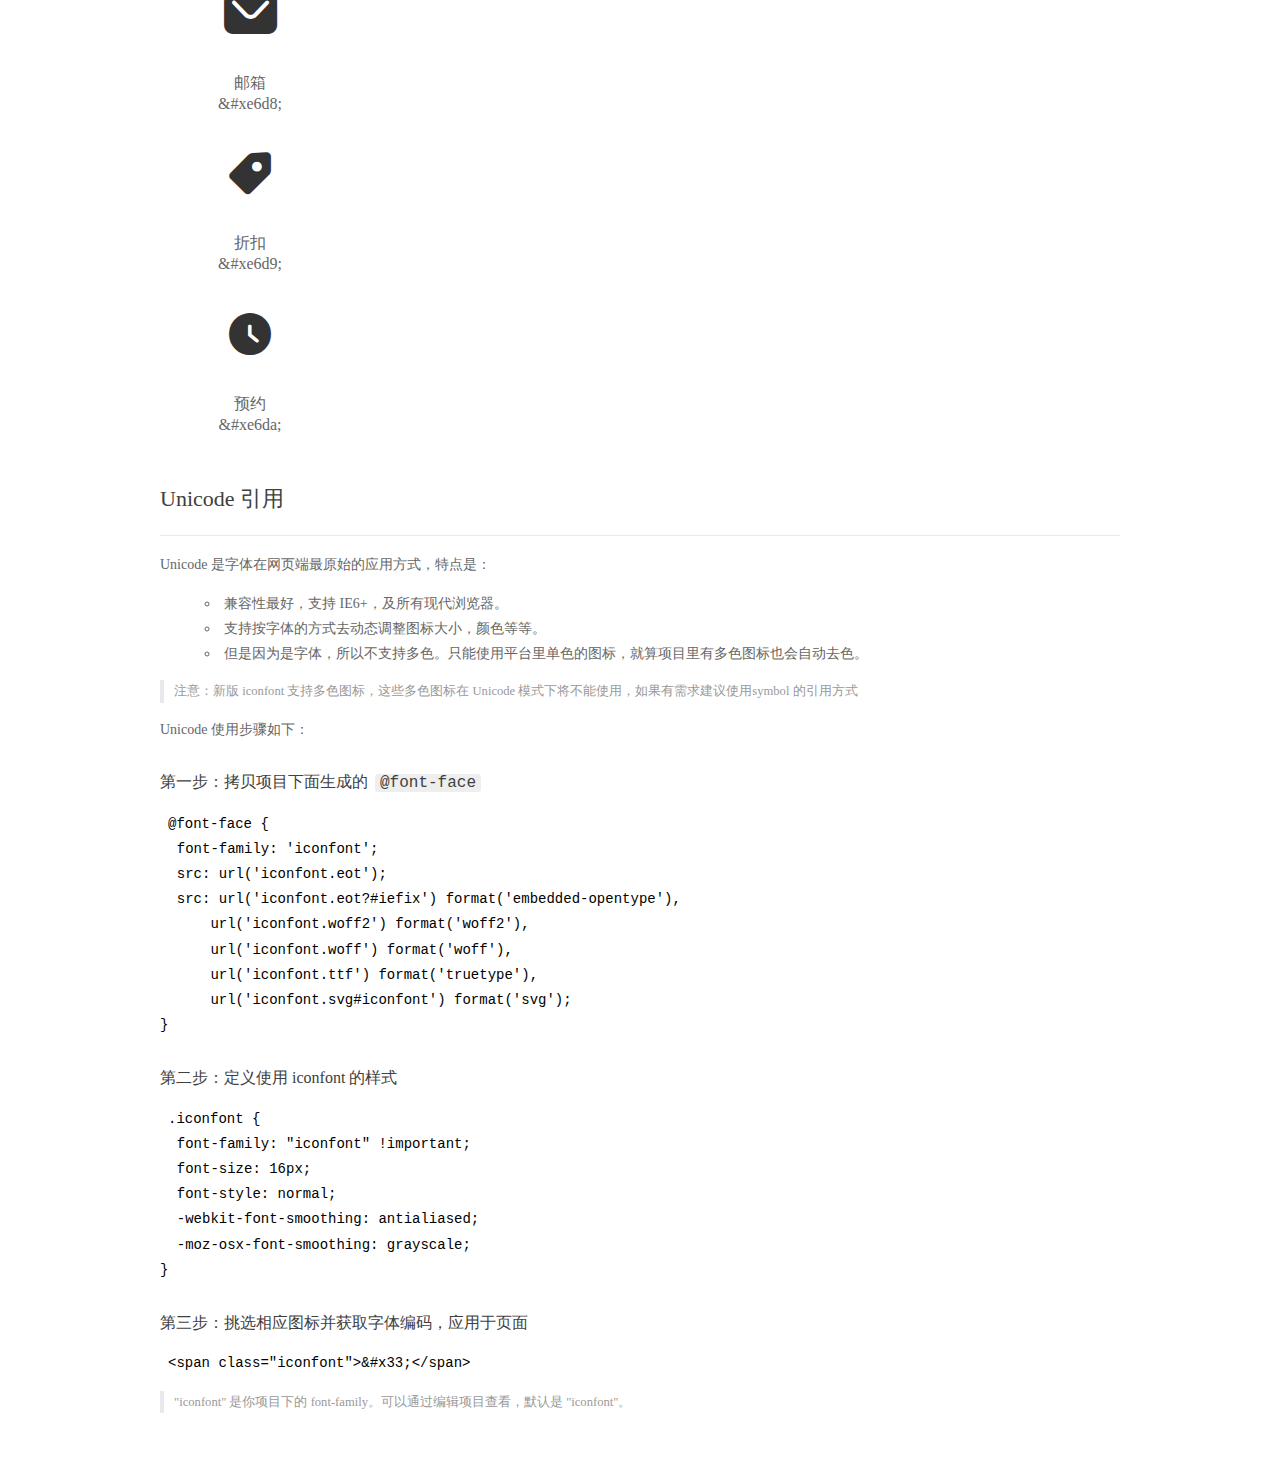
<file: 小米盒子/fonts/demo_index.html>
<!DOCTYPE html>
<html>
<head>
  <meta charset="utf-8"/>
  <title>IconFont Demo</title>
  <link rel="shortcut icon" href="https://gtms04.alicdn.com/tps/i4/TB1_oz6GVXXXXaFXpXXJDFnIXXX-64-64.ico" type="image/x-icon"/>
  <link rel="stylesheet" href="https://g.alicdn.com/thx/cube/1.3.2/cube.min.css">
  <link rel="stylesheet" href="demo.css">
  <link rel="stylesheet" href="iconfont.css">
  <script src="iconfont.js"></script>
  <!-- jQuery -->
  <script src="https://a1.alicdn.com/oss/uploads/2018/12/26/7bfddb60-08e8-11e9-9b04-53e73bb6408b.js"></script>
  <!-- 代码高亮 -->
  <script src="https://a1.alicdn.com/oss/uploads/2018/12/26/a3f714d0-08e6-11e9-8a15-ebf944d7534c.js"></script>
</head>
<body>
  <div class="main">
    <h1 class="logo"><a href="https://www.iconfont.cn/" title="iconfont 首页" target="_blank">&#xe86b;</a></h1>
    <div class="nav-tabs">
      <ul id="tabs" class="dib-box">
        <li class="dib active"><span>Unicode</span></li>
        <li class="dib"><span>Font class</span></li>
        <li class="dib"><span>Symbol</span></li>
      </ul>
      
    </div>
    <div class="tab-container">
      <div class="content unicode" style="display: block;">
          <ul class="icon_lists dib-box">
          
            <li class="dib">
              <span class="icon iconfont">&#xe662;</span>
                <div class="name">箭头</div>
                <div class="code-name">&amp;#xe662;</div>
              </li>
          
            <li class="dib">
              <span class="icon iconfont">&#xe603;</span>
                <div class="name">箭头</div>
                <div class="code-name">&amp;#xe603;</div>
              </li>
          
            <li class="dib">
              <span class="icon iconfont">&#xe606;</span>
                <div class="name">箭头</div>
                <div class="code-name">&amp;#xe606;</div>
              </li>
          
            <li class="dib">
              <span class="icon iconfont">&#xe633;</span>
                <div class="name">箭头</div>
                <div class="code-name">&amp;#xe633;</div>
              </li>
          
            <li class="dib">
              <span class="icon iconfont">&#xe658;</span>
                <div class="name">箭头</div>
                <div class="code-name">&amp;#xe658;</div>
              </li>
          
            <li class="dib">
              <span class="icon iconfont">&#xe63f;</span>
                <div class="name">箭头</div>
                <div class="code-name">&amp;#xe63f;</div>
              </li>
          
            <li class="dib">
              <span class="icon iconfont">&#xe612;</span>
                <div class="name">箭头</div>
                <div class="code-name">&amp;#xe612;</div>
              </li>
          
            <li class="dib">
              <span class="icon iconfont">&#xe62c;</span>
                <div class="name">箭头 上</div>
                <div class="code-name">&amp;#xe62c;</div>
              </li>
          
            <li class="dib">
              <span class="icon iconfont">&#xe61b;</span>
                <div class="name">箭头</div>
                <div class="code-name">&amp;#xe61b;</div>
              </li>
          
            <li class="dib">
              <span class="icon iconfont">&#xe615;</span>
                <div class="name">箭头</div>
                <div class="code-name">&amp;#xe615;</div>
              </li>
          
            <li class="dib">
              <span class="icon iconfont">&#xe6c6;</span>
                <div class="name">电脑</div>
                <div class="code-name">&amp;#xe6c6;</div>
              </li>
          
            <li class="dib">
              <span class="icon iconfont">&#xe6c7;</span>
                <div class="name">发现</div>
                <div class="code-name">&amp;#xe6c7;</div>
              </li>
          
            <li class="dib">
              <span class="icon iconfont">&#xe6c8;</span>
                <div class="name">排行</div>
                <div class="code-name">&amp;#xe6c8;</div>
              </li>
          
            <li class="dib">
              <span class="icon iconfont">&#xe6c9;</span>
                <div class="name">删除</div>
                <div class="code-name">&amp;#xe6c9;</div>
              </li>
          
            <li class="dib">
              <span class="icon iconfont">&#xe6ca;</span>
                <div class="name">分类</div>
                <div class="code-name">&amp;#xe6ca;</div>
              </li>
          
            <li class="dib">
              <span class="icon iconfont">&#xe6cb;</span>
                <div class="name">券</div>
                <div class="code-name">&amp;#xe6cb;</div>
              </li>
          
            <li class="dib">
              <span class="icon iconfont">&#xe6cc;</span>
                <div class="name">商城</div>
                <div class="code-name">&amp;#xe6cc;</div>
              </li>
          
            <li class="dib">
              <span class="icon iconfont">&#xe6cd;</span>
                <div class="name">喜欢</div>
                <div class="code-name">&amp;#xe6cd;</div>
              </li>
          
            <li class="dib">
              <span class="icon iconfont">&#xe6ce;</span>
                <div class="name">相机</div>
                <div class="code-name">&amp;#xe6ce;</div>
              </li>
          
            <li class="dib">
              <span class="icon iconfont">&#xe6cf;</span>
                <div class="name">鼠标</div>
                <div class="code-name">&amp;#xe6cf;</div>
              </li>
          
            <li class="dib">
              <span class="icon iconfont">&#xe6d0;</span>
                <div class="name">首页</div>
                <div class="code-name">&amp;#xe6d0;</div>
              </li>
          
            <li class="dib">
              <span class="icon iconfont">&#xe6d1;</span>
                <div class="name">点赞</div>
                <div class="code-name">&amp;#xe6d1;</div>
              </li>
          
            <li class="dib">
              <span class="icon iconfont">&#xe6d2;</span>
                <div class="name">设置</div>
                <div class="code-name">&amp;#xe6d2;</div>
              </li>
          
            <li class="dib">
              <span class="icon iconfont">&#xe6d3;</span>
                <div class="name">收藏</div>
                <div class="code-name">&amp;#xe6d3;</div>
              </li>
          
            <li class="dib">
              <span class="icon iconfont">&#xe6d4;</span>
                <div class="name">行李</div>
                <div class="code-name">&amp;#xe6d4;</div>
              </li>
          
            <li class="dib">
              <span class="icon iconfont">&#xe6d5;</span>
                <div class="name">银行卡</div>
                <div class="code-name">&amp;#xe6d5;</div>
              </li>
          
            <li class="dib">
              <span class="icon iconfont">&#xe6d6;</span>
                <div class="name">通知</div>
                <div class="code-name">&amp;#xe6d6;</div>
              </li>
          
            <li class="dib">
              <span class="icon iconfont">&#xe6d7;</span>
                <div class="name">药箱</div>
                <div class="code-name">&amp;#xe6d7;</div>
              </li>
          
            <li class="dib">
              <span class="icon iconfont">&#xe6d8;</span>
                <div class="name">邮箱</div>
                <div class="code-name">&amp;#xe6d8;</div>
              </li>
          
            <li class="dib">
              <span class="icon iconfont">&#xe6d9;</span>
                <div class="name">折扣</div>
                <div class="code-name">&amp;#xe6d9;</div>
              </li>
          
            <li class="dib">
              <span class="icon iconfont">&#xe6da;</span>
                <div class="name">预约</div>
                <div class="code-name">&amp;#xe6da;</div>
              </li>
          
          </ul>
          <div class="article markdown">
          <h2 id="unicode-">Unicode 引用</h2>
          <hr>

          <p>Unicode 是字体在网页端最原始的应用方式，特点是：</p>
          <ul>
            <li>兼容性最好，支持 IE6+，及所有现代浏览器。</li>
            <li>支持按字体的方式去动态调整图标大小，颜色等等。</li>
            <li>但是因为是字体，所以不支持多色。只能使用平台里单色的图标，就算项目里有多色图标也会自动去色。</li>
          </ul>
          <blockquote>
            <p>注意：新版 iconfont 支持多色图标，这些多色图标在 Unicode 模式下将不能使用，如果有需求建议使用symbol 的引用方式</p>
          </blockquote>
          <p>Unicode 使用步骤如下：</p>
          <h3 id="-font-face">第一步：拷贝项目下面生成的 <code>@font-face</code></h3>
<pre><code class="language-css"
>@font-face {
  font-family: 'iconfont';
  src: url('iconfont.eot');
  src: url('iconfont.eot?#iefix') format('embedded-opentype'),
      url('iconfont.woff2') format('woff2'),
      url('iconfont.woff') format('woff'),
      url('iconfont.ttf') format('truetype'),
      url('iconfont.svg#iconfont') format('svg');
}
</code></pre>
          <h3 id="-iconfont-">第二步：定义使用 iconfont 的样式</h3>
<pre><code class="language-css"
>.iconfont {
  font-family: "iconfont" !important;
  font-size: 16px;
  font-style: normal;
  -webkit-font-smoothing: antialiased;
  -moz-osx-font-smoothing: grayscale;
}
</code></pre>
          <h3 id="-">第三步：挑选相应图标并获取字体编码，应用于页面</h3>
<pre>
<code class="language-html"
>&lt;span class="iconfont"&gt;&amp;#x33;&lt;/span&gt;
</code></pre>
          <blockquote>
            <p>"iconfont" 是你项目下的 font-family。可以通过编辑项目查看，默认是 "iconfont"。</p>
          </blockquote>
          </div>
      </div>
      <div class="content font-class">
        <ul class="icon_lists dib-box">
          
          <li class="dib">
            <span class="icon iconfont icon-jiantou"></span>
            <div class="name">
              箭头
            </div>
            <div class="code-name">.icon-jiantou
            </div>
          </li>
          
          <li class="dib">
            <span class="icon iconfont icon-arrow-right-copy-copy"></span>
            <div class="name">
              箭头
            </div>
            <div class="code-name">.icon-arrow-right-copy-copy
            </div>
          </li>
          
          <li class="dib">
            <span class="icon iconfont icon-xiazai6"></span>
            <div class="name">
              箭头
            </div>
            <div class="code-name">.icon-xiazai6
            </div>
          </li>
          
          <li class="dib">
            <span class="icon iconfont icon-jiantou1"></span>
            <div class="name">
              箭头
            </div>
            <div class="code-name">.icon-jiantou1
            </div>
          </li>
          
          <li class="dib">
            <span class="icon iconfont icon-ai-arrow-down"></span>
            <div class="name">
              箭头
            </div>
            <div class="code-name">.icon-ai-arrow-down
            </div>
          </li>
          
          <li class="dib">
            <span class="icon iconfont icon-jiantou2"></span>
            <div class="name">
              箭头
            </div>
            <div class="code-name">.icon-jiantou2
            </div>
          </li>
          
          <li class="dib">
            <span class="icon iconfont icon-jiantou3"></span>
            <div class="name">
              箭头
            </div>
            <div class="code-name">.icon-jiantou3
            </div>
          </li>
          
          <li class="dib">
            <span class="icon iconfont icon-jiantoushang"></span>
            <div class="name">
              箭头 上
            </div>
            <div class="code-name">.icon-jiantoushang
            </div>
          </li>
          
          <li class="dib">
            <span class="icon iconfont icon-arrow"></span>
            <div class="name">
              箭头
            </div>
            <div class="code-name">.icon-arrow
            </div>
          </li>
          
          <li class="dib">
            <span class="icon iconfont icon-jiantou4"></span>
            <div class="name">
              箭头
            </div>
            <div class="code-name">.icon-jiantou4
            </div>
          </li>
          
          <li class="dib">
            <span class="icon iconfont icon-diannao"></span>
            <div class="name">
              电脑
            </div>
            <div class="code-name">.icon-diannao
            </div>
          </li>
          
          <li class="dib">
            <span class="icon iconfont icon-faxian"></span>
            <div class="name">
              发现
            </div>
            <div class="code-name">.icon-faxian
            </div>
          </li>
          
          <li class="dib">
            <span class="icon iconfont icon-paihang"></span>
            <div class="name">
              排行
            </div>
            <div class="code-name">.icon-paihang
            </div>
          </li>
          
          <li class="dib">
            <span class="icon iconfont icon-shanchu"></span>
            <div class="name">
              删除
            </div>
            <div class="code-name">.icon-shanchu
            </div>
          </li>
          
          <li class="dib">
            <span class="icon iconfont icon-fenlei"></span>
            <div class="name">
              分类
            </div>
            <div class="code-name">.icon-fenlei
            </div>
          </li>
          
          <li class="dib">
            <span class="icon iconfont icon-quan"></span>
            <div class="name">
              券
            </div>
            <div class="code-name">.icon-quan
            </div>
          </li>
          
          <li class="dib">
            <span class="icon iconfont icon-shangcheng"></span>
            <div class="name">
              商城
            </div>
            <div class="code-name">.icon-shangcheng
            </div>
          </li>
          
          <li class="dib">
            <span class="icon iconfont icon-xihuan"></span>
            <div class="name">
              喜欢
            </div>
            <div class="code-name">.icon-xihuan
            </div>
          </li>
          
          <li class="dib">
            <span class="icon iconfont icon-xiangji"></span>
            <div class="name">
              相机
            </div>
            <div class="code-name">.icon-xiangji
            </div>
          </li>
          
          <li class="dib">
            <span class="icon iconfont icon-shubiao"></span>
            <div class="name">
              鼠标
            </div>
            <div class="code-name">.icon-shubiao
            </div>
          </li>
          
          <li class="dib">
            <span class="icon iconfont icon-shouye"></span>
            <div class="name">
              首页
            </div>
            <div class="code-name">.icon-shouye
            </div>
          </li>
          
          <li class="dib">
            <span class="icon iconfont icon-dianzan"></span>
            <div class="name">
              点赞
            </div>
            <div class="code-name">.icon-dianzan
            </div>
          </li>
          
          <li class="dib">
            <span class="icon iconfont icon-shezhi"></span>
            <div class="name">
              设置
            </div>
            <div class="code-name">.icon-shezhi
            </div>
          </li>
          
          <li class="dib">
            <span class="icon iconfont icon-shoucang"></span>
            <div class="name">
              收藏
            </div>
            <div class="code-name">.icon-shoucang
            </div>
          </li>
          
          <li class="dib">
            <span class="icon iconfont icon-hangli"></span>
            <div class="name">
              行李
            </div>
            <div class="code-name">.icon-hangli
            </div>
          </li>
          
          <li class="dib">
            <span class="icon iconfont icon-yinhangqia"></span>
            <div class="name">
              银行卡
            </div>
            <div class="code-name">.icon-yinhangqia
            </div>
          </li>
          
          <li class="dib">
            <span class="icon iconfont icon-tongzhi"></span>
            <div class="name">
              通知
            </div>
            <div class="code-name">.icon-tongzhi
            </div>
          </li>
          
          <li class="dib">
            <span class="icon iconfont icon-yaoxiang"></span>
            <div class="name">
              药箱
            </div>
            <div class="code-name">.icon-yaoxiang
            </div>
          </li>
          
          <li class="dib">
            <span class="icon iconfont icon-youxiang"></span>
            <div class="name">
              邮箱
            </div>
            <div class="code-name">.icon-youxiang
            </div>
          </li>
          
          <li class="dib">
            <span class="icon iconfont icon-zhekou"></span>
            <div class="name">
              折扣
            </div>
            <div class="code-name">.icon-zhekou
            </div>
          </li>
          
          <li class="dib">
            <span class="icon iconfont icon-yuyue"></span>
            <div class="name">
              预约
            </div>
            <div class="code-name">.icon-yuyue
            </div>
          </li>
          
        </ul>
        <div class="article markdown">
        <h2 id="font-class-">font-class 引用</h2>
        <hr>

        <p>font-class 是 Unicode 使用方式的一种变种，主要是解决 Unicode 书写不直观，语意不明确的问题。</p>
        <p>与 Unicode 使用方式相比，具有如下特点：</p>
        <ul>
          <li>兼容性良好，支持 IE8+，及所有现代浏览器。</li>
          <li>相比于 Unicode 语意明确，书写更直观。可以很容易分辨这个 icon 是什么。</li>
          <li>因为使用 class 来定义图标，所以当要替换图标时，只需要修改 class 里面的 Unicode 引用。</li>
          <li>不过因为本质上还是使用的字体，所以多色图标还是不支持的。</li>
        </ul>
        <p>使用步骤如下：</p>
        <h3 id="-fontclass-">第一步：引入项目下面生成的 fontclass 代码：</h3>
<pre><code class="language-html">&lt;link rel="stylesheet" href="./iconfont.css"&gt;
</code></pre>
        <h3 id="-">第二步：挑选相应图标并获取类名，应用于页面：</h3>
<pre><code class="language-html">&lt;span class="iconfont icon-xxx"&gt;&lt;/span&gt;
</code></pre>
        <blockquote>
          <p>"
            iconfont" 是你项目下的 font-family。可以通过编辑项目查看，默认是 "iconfont"。</p>
        </blockquote>
      </div>
      </div>
      <div class="content symbol">
          <ul class="icon_lists dib-box">
          
            <li class="dib">
                <svg class="icon svg-icon" aria-hidden="true">
                  <use xlink:href="#icon-jiantou"></use>
                </svg>
                <div class="name">箭头</div>
                <div class="code-name">#icon-jiantou</div>
            </li>
          
            <li class="dib">
                <svg class="icon svg-icon" aria-hidden="true">
                  <use xlink:href="#icon-arrow-right-copy-copy"></use>
                </svg>
                <div class="name">箭头</div>
                <div class="code-name">#icon-arrow-right-copy-copy</div>
            </li>
          
            <li class="dib">
                <svg class="icon svg-icon" aria-hidden="true">
                  <use xlink:href="#icon-xiazai6"></use>
                </svg>
                <div class="name">箭头</div>
                <div class="code-name">#icon-xiazai6</div>
            </li>
          
            <li class="dib">
                <svg class="icon svg-icon" aria-hidden="true">
                  <use xlink:href="#icon-jiantou1"></use>
                </svg>
                <div class="name">箭头</div>
                <div class="code-name">#icon-jiantou1</div>
            </li>
          
            <li class="dib">
                <svg class="icon svg-icon" aria-hidden="true">
                  <use xlink:href="#icon-ai-arrow-down"></use>
                </svg>
                <div class="name">箭头</div>
                <div class="code-name">#icon-ai-arrow-down</div>
            </li>
          
            <li class="dib">
                <svg class="icon svg-icon" aria-hidden="true">
                  <use xlink:href="#icon-jiantou2"></use>
                </svg>
                <div class="name">箭头</div>
                <div class="code-name">#icon-jiantou2</div>
            </li>
          
            <li class="dib">
                <svg class="icon svg-icon" aria-hidden="true">
                  <use xlink:href="#icon-jiantou3"></use>
                </svg>
                <div class="name">箭头</div>
                <div class="code-name">#icon-jiantou3</div>
            </li>
          
            <li class="dib">
                <svg class="icon svg-icon" aria-hidden="true">
                  <use xlink:href="#icon-jiantoushang"></use>
                </svg>
                <div class="name">箭头 上</div>
                <div class="code-name">#icon-jiantoushang</div>
            </li>
          
            <li class="dib">
                <svg class="icon svg-icon" aria-hidden="true">
                  <use xlink:href="#icon-arrow"></use>
                </svg>
                <div class="name">箭头</div>
                <div class="code-name">#icon-arrow</div>
            </li>
          
            <li class="dib">
                <svg class="icon svg-icon" aria-hidden="true">
                  <use xlink:href="#icon-jiantou4"></use>
                </svg>
                <div class="name">箭头</div>
                <div class="code-name">#icon-jiantou4</div>
            </li>
          
            <li class="dib">
                <svg class="icon svg-icon" aria-hidden="true">
                  <use xlink:href="#icon-diannao"></use>
                </svg>
                <div class="name">电脑</div>
                <div class="code-name">#icon-diannao</div>
            </li>
          
            <li class="dib">
                <svg class="icon svg-icon" aria-hidden="true">
                  <use xlink:href="#icon-faxian"></use>
                </svg>
                <div class="name">发现</div>
                <div class="code-name">#icon-faxian</div>
            </li>
          
            <li class="dib">
                <svg class="icon svg-icon" aria-hidden="true">
                  <use xlink:href="#icon-paihang"></use>
                </svg>
                <div class="name">排行</div>
                <div class="code-name">#icon-paihang</div>
            </li>
          
            <li class="dib">
                <svg class="icon svg-icon" aria-hidden="true">
                  <use xlink:href="#icon-shanchu"></use>
                </svg>
                <div class="name">删除</div>
                <div class="code-name">#icon-shanchu</div>
            </li>
          
            <li class="dib">
                <svg class="icon svg-icon" aria-hidden="true">
                  <use xlink:href="#icon-fenlei"></use>
                </svg>
                <div class="name">分类</div>
                <div class="code-name">#icon-fenlei</div>
            </li>
          
            <li class="dib">
                <svg class="icon svg-icon" aria-hidden="true">
                  <use xlink:href="#icon-quan"></use>
                </svg>
                <div class="name">券</div>
                <div class="code-name">#icon-quan</div>
            </li>
          
            <li class="dib">
                <svg class="icon svg-icon" aria-hidden="true">
                  <use xlink:href="#icon-shangcheng"></use>
                </svg>
                <div class="name">商城</div>
                <div class="code-name">#icon-shangcheng</div>
            </li>
          
            <li class="dib">
                <svg class="icon svg-icon" aria-hidden="true">
                  <use xlink:href="#icon-xihuan"></use>
                </svg>
                <div class="name">喜欢</div>
                <div class="code-name">#icon-xihuan</div>
            </li>
          
            <li class="dib">
                <svg class="icon svg-icon" aria-hidden="true">
                  <use xlink:href="#icon-xiangji"></use>
                </svg>
                <div class="name">相机</div>
                <div class="code-name">#icon-xiangji</div>
            </li>
          
            <li class="dib">
                <svg class="icon svg-icon" aria-hidden="true">
                  <use xlink:href="#icon-shubiao"></use>
                </svg>
                <div class="name">鼠标</div>
                <div class="code-name">#icon-shubiao</div>
            </li>
          
            <li class="dib">
                <svg class="icon svg-icon" aria-hidden="true">
                  <use xlink:href="#icon-shouye"></use>
                </svg>
                <div class="name">首页</div>
                <div class="code-name">#icon-shouye</div>
            </li>
          
            <li class="dib">
                <svg class="icon svg-icon" aria-hidden="true">
                  <use xlink:href="#icon-dianzan"></use>
                </svg>
                <div class="name">点赞</div>
                <div class="code-name">#icon-dianzan</div>
            </li>
          
            <li class="dib">
                <svg class="icon svg-icon" aria-hidden="true">
                  <use xlink:href="#icon-shezhi"></use>
                </svg>
                <div class="name">设置</div>
                <div class="code-name">#icon-shezhi</div>
            </li>
          
            <li class="dib">
                <svg class="icon svg-icon" aria-hidden="true">
                  <use xlink:href="#icon-shoucang"></use>
                </svg>
                <div class="name">收藏</div>
                <div class="code-name">#icon-shoucang</div>
            </li>
          
            <li class="dib">
                <svg class="icon svg-icon" aria-hidden="true">
                  <use xlink:href="#icon-hangli"></use>
                </svg>
                <div class="name">行李</div>
                <div class="code-name">#icon-hangli</div>
            </li>
          
            <li class="dib">
                <svg class="icon svg-icon" aria-hidden="true">
                  <use xlink:href="#icon-yinhangqia"></use>
                </svg>
                <div class="name">银行卡</div>
                <div class="code-name">#icon-yinhangqia</div>
            </li>
          
            <li class="dib">
                <svg class="icon svg-icon" aria-hidden="true">
                  <use xlink:href="#icon-tongzhi"></use>
                </svg>
                <div class="name">通知</div>
                <div class="code-name">#icon-tongzhi</div>
            </li>
          
            <li class="dib">
                <svg class="icon svg-icon" aria-hidden="true">
                  <use xlink:href="#icon-yaoxiang"></use>
                </svg>
                <div class="name">药箱</div>
                <div class="code-name">#icon-yaoxiang</div>
            </li>
          
            <li class="dib">
                <svg class="icon svg-icon" aria-hidden="true">
                  <use xlink:href="#icon-youxiang"></use>
                </svg>
                <div class="name">邮箱</div>
                <div class="code-name">#icon-youxiang</div>
            </li>
          
            <li class="dib">
                <svg class="icon svg-icon" aria-hidden="true">
                  <use xlink:href="#icon-zhekou"></use>
                </svg>
                <div class="name">折扣</div>
                <div class="code-name">#icon-zhekou</div>
            </li>
          
            <li class="dib">
                <svg class="icon svg-icon" aria-hidden="true">
                  <use xlink:href="#icon-yuyue"></use>
                </svg>
                <div class="name">预约</div>
                <div class="code-name">#icon-yuyue</div>
            </li>
          
          </ul>
          <div class="article markdown">
          <h2 id="symbol-">Symbol 引用</h2>
          <hr>

          <p>这是一种全新的使用方式，应该说这才是未来的主流，也是平台目前推荐的用法。相关介绍可以参考这篇<a href="">文章</a>
            这种用法其实是做了一个 SVG 的集合，与另外两种相比具有如下特点：</p>
          <ul>
            <li>支持多色图标了，不再受单色限制。</li>
            <li>通过一些技巧，支持像字体那样，通过 <code>font-size</code>, <code>color</code> 来调整样式。</li>
            <li>兼容性较差，支持 IE9+，及现代浏览器。</li>
            <li>浏览器渲染 SVG 的性能一般，还不如 png。</li>
          </ul>
          <p>使用步骤如下：</p>
          <h3 id="-symbol-">第一步：引入项目下面生成的 symbol 代码：</h3>
<pre><code class="language-html">&lt;script src="./iconfont.js"&gt;&lt;/script&gt;
</code></pre>
          <h3 id="-css-">第二步：加入通用 CSS 代码（引入一次就行）：</h3>
<pre><code class="language-html">&lt;style&gt;
.icon {
  width: 1em;
  height: 1em;
  vertical-align: -0.15em;
  fill: currentColor;
  overflow: hidden;
}
&lt;/style&gt;
</code></pre>
          <h3 id="-">第三步：挑选相应图标并获取类名，应用于页面：</h3>
<pre><code class="language-html">&lt;svg class="icon" aria-hidden="true"&gt;
  &lt;use xlink:href="#icon-xxx"&gt;&lt;/use&gt;
&lt;/svg&gt;
</code></pre>
          </div>
      </div>

    </div>
  </div>
  <script>
  $(document).ready(function () {
      $('.tab-container .content:first').show()

      $('#tabs li').click(function (e) {
        var tabContent = $('.tab-container .content')
        var index = $(this).index()

        if ($(this).hasClass('active')) {
          return
        } else {
          $('#tabs li').removeClass('active')
          $(this).addClass('active')

          tabContent.hide().eq(index).fadeIn()
        }
      })
    })
  </script>
</body>
</html>
</file>
<file: fanke/css/index.css>
body{
	background-color: #f5f5f5;
	width: 100%;
	height: 100%;
	position: relative;
}
.header,.footer {
	background-color: #fff;
}
.top{
	width: 1212px;
	height: 70px;
	background-color: #fff;
	margin:0 auto ;
}
.top-l{
	width: 330px;
	height: 70px;
	background-color: #fff;
	float: left;
}
.top-l img{
	width: 330px;
	height: 70px;
}
.top-m{
	width: 372px;
	height: 70px;
	/*background-color: blue;*/
	float:left;
	margin-left:238px;
}
.top-m li{
	float:left;
	margin:0 17px;
}
.top-m a{
	text-decoration: none;
	font-size:16px;
	color:#333333;
	line-height:70px; 
	display:block;
}
.top-m .top-m1{
	margin-left:0;
}
.top-m .top-m2{
	margin-right:0;
}
.top-r{
	width: 227px;
	height: 70px;
	/*background-color: green;*/
	float:right;
	padding-top:16px;
}
.top-r1{
	width: 125px;
	height: 36px;
	/*background-color: blue;*/
	border: 1px solid #236EC1;
	float:left;
	text-align: center;
	line-height: 36px;
	border-radius:20px;
	background-color: #0076FE;
}
.top-r1 a{
	color:white;
	text-decoration: none;
	font-size:16px;
}
.top-r .top-r2{
	width: 87px;
	height: 36px;
	border: 1px solid #DCDCDC;
	float:right;
	text-align: center;
	line-height: 36px;
	border-radius:20px;
	background-color: #fff;
}
.top-r2 a{
	text-decoration: none;
	font-size:16px;
	color:#333333;
}
.top-r1:hover{
	/*background-color: #0076FE;*/
}
.top-r2:hover{
	/*background-color: #0076FE;*/
}
/*中部banner*/
.banner-b{
	width: 100%;
	height: 508px;
	margin:0 auto;
	background-color: #5D82F7;
	z-index:-1;
} 
.clearfix::after{
	content:".";
    display:block;
    visibility:hidden;
    height:0;
    line-height:0;
    overflow:hidden;
    clear:both
}
.banner-t{
	width: 1200px;
	height: 600px;
	/*background-color: pink;*/
	position: absolute;
	top:110px;
	left:50%;
	margin-left:-600px;

}
.banner-t-l{
	width: 270px;
	height: 600px;
	background-color: #fff;
	margin-right:30px;
	float:left;
	border-radius: 7px;
}
.tl1 {
	width: 270px;
	height: 49px;
	border-bottom:1px solid #EEEDF2;
	line-height: 49px;
	font-size:12px;
	padding-left:22px;
}
.tl2 {
	width: 270px;
	height: 469px;
	/*padding-left: 34px*/
}
.tl2 li {
	height: 67px;
	/*text-align: center;*/
	line-height:67px;
	/*border: 1px solid #000;*/
	background-repeat: no-repeat;

}
.tl2 a{
	text-decoration: none;
	display: block;
	width: 270px;
	height: 67px;
	/*text-align: center;*/
	font-family:"宋体";
	font-weight:700;
	font-size:16px;
	color:#423D41;
}
.tl2 h2 {
	display:block;
	width: 180px;
	height: 67px;
	margin-left:83px;	
}
.tl2 ul li:nth-child(1){
	background:url(../images/icon2.png) no-repeat 0 0;
	background-position:34px 20px;
}
.tl2 ul li:nth-child(2){
	background-image: url(../images/icon2.png);
	background-repeat: no-repeat;
	background-position:34px -52px;
}
.tl2 ul li:nth-child(3){
	background:url(../images/icon2.png);
	background-repeat: no-repeat;
	background-position:34px -110px;
}
.tl2 ul li:nth-child(4){
	background:url(../images/icon2.png) no-repeat;
	background-position:34px -169px;
}
.tl2 ul li:nth-child(5){
	background:url(../images/icon2.png) no-repeat;
	background-position:34px -230px;
}
.tl2 ul li:nth-child(6){
	background:url(../images/icon2.png) no-repeat;
	background-position:34px -289px;
}
.tl2 ul li:nth-child(7){
	background:url(../images/icon2.png) no-repeat;
	background-position:34px -350px;
	border-bottom:1px solid #EEEDF2;
}
.tl3 {
	height:80px;
	line-height: 80px;
	background:url(../images/icon2.png) no-repeat;
	background-position: 34px -405px;
}
.tl3 a{
	display: block;
	height:80px;
	width: 270px;
	text-decoration: none;
	color:#3B414D;
}
.tl3 a h2{
	font-size:15px;
	margin-left:83px;
}
.banner-t-r{
	width: 900px;
	height: 600px;
	/*background-color: gold;*/
	float:left;
}
.banner-t-r1{
	width: 900px;
	height: 480px;
	/*background-color: skyblue;*/
	position: relative;
}
.banner-t-r1 img {
	width: 900px;
	height: 480px;
}
.banner-t-r1 span{
	display: block;
	width: 30px;
	height: 80px;
	/*background-color: #ccc;*/
	text-align: center;
	line-height: 80px;
	font-size:40px;
}
.banner-t-r1 .l {
	position: absolute;
	top: 50%;
	left:0;
	margin-top:-40px;
}
.banner-t-r1 .r {
	position: absolute;
	top: 50%;
	right:0;
	margin-top:-40px;
}
.banner-t-r1 span:hover {
	background-color: rgba(0,0,0,0.6);
	color:white;
}
.banner-t-r2{
	width: 900px;
	height: 120px;
	/*background-color: yellow;*/
}
.banner-t-r2 li{
	width: 225px;
	height: 120px;
	background-color: #0881F4;
	float:left;
	/*line-height: 120px;*/
	position: relative;
}
.banner-t-r2 li:hover{
	background-color: #085CCC;
}
.banner-t-r2 .b1 {
	width: 51px;
	height: 51px;
	background-color: #ccc;
	background:url(../images/icon.png) no-repeat 0 0;
	margin-left:18px;
	margin-top:30px;
}
.banner-t-r2 .b2 {
	width: 51px;
	height: 51px;
	background:url(../images/icon.png) no-repeat 0 -79px;
	margin-left:18px;
	margin-top:30px;
}
.banner-t-r2 .b3 {
	width: 51px;
	height: 51px;
	background:url(../images/icon.png) no-repeat 0 -159px;
	margin-left:18px;
	margin-top:30px;
}
.banner-t-r2 .b4 {
	width: 51px;
	height: 51px;
	background:url(../images/icon.png) no-repeat 0 -240px;
	margin-left:18px;
	margin-top:30px;
}
.banner-t-r2 span{
	display: block;
	height: 50px;
	width: 141px;
	/*background-color: pink;*/
	position:absolute;
	top:50%;
	margin-top:-25px;
	left:84px;
}
.banner-t-r2 a {
	text-decoration: none;
}
.banner-t-r2 span h2{
	font-size:18px;
	color:#E3FFFF;
	height:27px;
}
.banner-t-r2 span p {
	font-size:10px;
	color:#94E3FF;
}
.user{
	width: 1200px;
	height: 120px;
	margin:150px auto 0;
	background-color: #fff;
	text-align: center;
	line-height: 120px;
}
.user li{
	width: 399px;
	height: 120px;
	/*background-color: pink;*/
	float:left;
	/*position: relative;*/
	/*text-align: center;
	line-height: 120px;*/
}
.user .u4{
	width: 1px;
	height: 76px;
	background-color: #E7E7E9;
	margin-top:25px;
}
.user .u1{
	font-size:30px;
	color: #3B3229;
	/*background-color: blue;*/
	vertical-align: middle;
}
.user .u2{
	font-size:18px;
	color:#959AA0;
	vertical-align: middle;
	/*background-color: green;*/
}
.user .u3{
	font-size:18px;
	color: #3B3229;
	vertical-align: middle;
	/*background-color: yellow;*/
}
.marketing{
	width: 1200px;
	height: 145px;
	/*background-color: lightblue;*/
	margin:0 auto;
	text-align: center;
	/*line-height: 145px*/
	padding-top:40px;
}
.marketing h2 {
	font-size:26px;
	font-weight:bold;
	color:#f84;
	height: 46px;
}
.marketing p {
	font-size:16px;
	color:#ABACB1;
}
.marketing-part{
	width: 1200px;
	height: 510px;
	background-color: #f5f5f5;
	margin:0 auto;
}
.marketing-part li {
	width: 380px;
	height: 510px;
	background-color: #fff;
	float:left;
	margin-right:30px;
	border-radius: 5px;
}
.marketing-part li:nth-child(1) div:nth-child(1) {
	background: url(../images/pic2.png) no-repeat;
	background-position: 0 0;
	width: 380px;
	height: 190px;
	border-radius: 5px 5px 0 0;
}
.marketing-part li:nth-child(2) div:nth-child(1) {
	background: url(../images/pic2.png) no-repeat;
	background-position: 0 -209px;
	width: 380px;
	height: 190px;
	border-radius: 5px 5px 0 0;
}
.marketing-part li:nth-child(3) div:nth-child(1) {
	background: url(../images/pic2.png) no-repeat;
	background-position: 0 -419px;
	width: 380px;
	height: 190px;
	border-radius: 5px 5px 0 0;
}
.marketing-part li a{
	text-decoration: none;
}
.marketing-part li h2 {
	margin-top:34px;
	padding-left:37px;
	font-size:20px;
	color:#333333;
	height:57px;
}
.marketing-part li p {
	padding-left:37px;
	font-size:14px;
	color:#989BAF;
	height:29px;
}
.marketing-part .p1 {
	margin-left:37px;
	margin-top:20px;
	width: 305px;
	height: 1px;
	background-color: #EFEFF1;
}
li:nth-child(1) .p2 {
	background: url(../images/fkw.png) no-repeat;
	background-position: -96px 0;
	margin-left:37px;
	width: 20px;
	height: 20px;
	margin-top:34px;
	display: inline-block;
	vertical-align: middle;
}
li:nth-child(2) .p2 {
	background: url(../images/fkw.png) no-repeat;
	background-position: -97px -210px;
	margin-left:37px;
	width: 20px;
	height: 20px;
	margin-top:34px;
	display: inline-block;
	vertical-align: middle;
}
li:nth-child(3) .p2 {
	background: url(../images/fkw.png) no-repeat;
	background-position: -98px -40px;
	margin-left:37px;
	width: 20px;
	height: 20px;
	margin-top:34px;
	display: inline-block;
	vertical-align: middle;
}
.marketing-part span {
	margin-top:34px;
	height: 20px;
	display: inline-block;
	color:#76777B;
	vertical-align: middle;
}
.marketing-part .p3 {
	display: block;
	background-color: #FF5A00;
	font-size:16px;
	width: 132px;
	height: 37px;
	color:#fff;
	margin-top:30px;
	margin-left:124px;
	border-radius: 15px;
	text-align: center;
	line-height: 37px;
}
.marketing-part li:nth-child(3) {
	margin-right:0;
}
/*营销传播*/
.marketing-spread{
	width: 1200px;
	height: 145px;
	/*background-color: pink;*/
	margin:0 auto;
	text-align: center;
	padding-top:40px;
}
.marketing-spread h2 {
	font-size:26px;
	font-weight:bold;
	color:#53A79A;
	height: 46px;
}
.marketing-spread p {
	font-size:16px;
	color:#ABACB1;
}
.marketing-spread-detail{
	width: 1200px;
	height: 338px;
	/*background-color: skyblue;*/
	margin:0 auto;
	text-align: center;
}
.marketing-spread-detail li{
	float:left;
	width: 285px;
	height: 338px;
	background-color: #fff;
	margin-right:20px;
}
.marketing-spread-detail li:nth-child(1) div:nth-child(1) {
	background: url(../images/pic2.png) no-repeat;
	background-position: 0 -629px;
	width: 285px;
	height: 180px;
	border-radius: 5px 5px 0 0;
}
.marketing-spread-detail li:nth-child(2) div:nth-child(1) {
	background: url(../images/pic2.png) no-repeat;
	background-position: 0 -830px;
	width: 285px;
	height: 180px;
	border-radius: 5px 5px 0 0;
}
.marketing-spread-detail li:nth-child(3) div:nth-child(1) {
	background: url(../images/pic2.png) no-repeat;
	background-position: 0 -1029px;
	width: 285px;
	height: 180px;
	border-radius: 5px 5px 0 0;
}
.marketing-spread-detail li:nth-child(4) div:nth-child(1) {
	background: url(../images/pic2.png) no-repeat;
	background-position: 0 -1229px;
	width: 285px;
	height: 180px;
	border-radius: 5px 5px 0 0;
}
.marketing-spread-detail li a {
	text-decoration: none;
}
.marketing-spread-detail li h2 {
	margin-top:27px;
	font-size:20px;
	color:#333;
	height:40px;
}
.marketing-spread-detail li span {
	color:#797C83;
	font-size:16px;
	height: 33px;
	display: inline-block;
}
.marketing-spread-detail li .d2 {
	color:#D36C2A;
	font-size:16px;
}
.marketing-spread-detail .d2 span {
	color:#D36C2A;
	font-size:16px;
}
li:nth-child(1) .d1 {
	background: url(../images/fkw.png) no-repeat;
	background-position: -96px -80px;
	/*background-color: blue;*/
	margin-left:20px;
	width: 20px;
	height: 20px;
	display: inline-block;
	vertical-align: middle;
}
li:nth-child(2) .d1 {
	background: url(../images/fkw.png) no-repeat;
	background-position: -96px -120px;
	/*background-color: blue;*/
	margin-left:20px;
	width: 20px;
	height: 20px;
	display: inline-block;
	vertical-align: middle;
}
li:nth-child(3) .d1 {
	background: url(../images/fkw.png) no-repeat;
	background-position: -96px -161px;
	/*background-color: blue;*/
	margin-left:20px;
	width: 20px;
	height: 20px;
	display: inline-block;
	vertical-align: middle;
}
.marketing-spread-detail li:nth-child(4) {
	margin-right:0;
}
/*设计服务平台*/
.design{
	width: 1200px;
	height: 157px;
	/*background-color: pink;*/
	margin:0 auto;
	text-align: center;
	padding-top:40px;
}
.design h2 {
	font-size:26px;
	font-weight:bold;
	color:#0EA1F1;
	height: 46px;
}
.design p {
	font-size:16px;
	color:#ABACB1;
}
.design-service{
	width: 1200px;
	height: 656px;
	/*background-color: skyblue;*/
	margin:0 auto;
}
.design-service1{
	width: 593px;
	height: 656px;
	background-color: #fff;
	padding-top:10px;
	margin-right:14px;
	float:left;
}
.design-ser1 div{
	width: 572px;
	height: 541px;
	/*background-color: #fff;*/
	margin:0 10px 11px;
	background:url(../images/pic3.png) no-repeat;
	background-position: 0 0;
	margin-bottom: 16px;
}
.design-ser1 h2 {
	height:44px;
	font-size:28px;
	color:#333;
	margin-left:30px;
}
.design-ser1 p {
	color:#98999B;
	font-size:16px;
	margin-left:30px;
}
.design-ser1 a {
	text-decoration: none;
}
.design-service2{
	width: 593px;
	height: 656px;
	/*background-color: blue;*/
	float:left;
}
.design-ser2{
	width: 593px;
	height: 342px;
	background-color: #fff;
	margin-bottom:15px;
	overflow: hidden;
}
.design-ser2 div{
	width: 570px;
	height: 276px;
	/*background-color: #fff;*/
	background:url(../images/pic3.png) no-repeat;
	background-position: 0 -560px;
	margin: 10px 13px 19px 10px;
}
.design-ser2 h2 {
	font-size:20px;
	color:#333;
	margin-left:30px;
}
.design-ser2 a {
	text-decoration: none;
}
.design-ser3{
	width: 593px;
	height: 300px;
	/*background-color: green;*/
}
.design-ser3 li{
	width: 289px;
	height: 300px;
	background-color: #fff;
	float:left;
	margin-right:15px;
}
.design-ser3 li a {
	text-decoration: none;
}
.design-ser3 li:nth-child(1) div{
	background:url(../images/pic3.png) no-repeat;
	background-position: 0 -860px;
	width: 270px;
	height: 220px;
	margin:10px 10px 19px;
}
.design-ser3 li:nth-child(1) h2 {
	font-size:20px;
	color:#333;
	margin-left:30px;
}
.design-ser3 li:nth-child(2) {
	margin-right:0;
}
.design-ser3 li:nth-child(2) div{
	background:url(../images/pic3.png) no-repeat;
	background-position: 0 -1110px;
	width: 270px;
	height: 220px;
	margin:10px 10px 19px;
}
.design-ser3 li:nth-child(2) h2 {
	font-size:20px;
	color:#333;
	margin-left:30px;
}
/*他们都在用凡科*/
.users-experience{
	width: 1200px;
	height: 128px;
	/*background-color: pink;*/
	margin:0 auto;
	text-align: center;
	padding-top:66px;
}
.users-experience h2 {
	font-size:26px;
	color:#3A405B;
	font-weight: bold;
}
.users-exp{
	width: 1200px;
	height: 657px;
	margin:0 auto;
	/*background-color: skyblue;*/
}
.users-exp li{
	width: 380px;
	height: 300px;
	/*background-color: brown;*/
	margin-right:30px;
	float:left;
}
.users-exp li h2 {
	display: inline-block;
	font-size:18px;
	color:#333;
	vertical-align: middle;
	/*background-color: green;*/
	margin-top: 6px;
	height:43px;
}
.users-exp li p {
	font-size:14px;
	color:#989BAF;
	margin-left:12px;
}
.users-exp li:nth-child(1) div:nth-child(1) {
	background: url(../images/pic4.png) no-repeat;
	background-position: 0 0;
	width: 380px;
	height: 180px;
	border-radius: 5px;
	margin-bottom: 20px;
}
.users-exp li:nth-child(2) div:nth-child(1) {
	background: url(../images/pic4.png) no-repeat;
	background-position: 0 -200px;
	width: 380px;
	height: 180px;
	border-radius: 5px;
	margin-bottom: 20px;
}
.users-exp li:nth-child(3) div:nth-child(1) {
	background: url(../images/pic4.png) no-repeat;
	background-position: 0 -400px;
	width: 380px;
	height: 180px;
	border-radius: 5px;
	margin-bottom: 20px;
}
.users-exp li:nth-child(4) div:nth-child(1) {
	background: url(../images/pic4.png) no-repeat;
	background-position: 0 -600px;
	width: 380px;
	height: 180px;
	border-radius: 5px;
	margin-bottom: 20px;
}
.users-exp li:nth-child(5) div:nth-child(1) {
	background: url(../images/pic4.png) no-repeat;
	background-position: 0 -800px;
	width: 380px;
	height: 180px;
	border-radius: 5px;
	margin-bottom: 20px;
}
.users-exp li:nth-child(6) div:nth-child(1) {
	background: url(../images/pic4.png) no-repeat;
	background-position: 0 -1000px;
	width: 380px;
	height: 180px;
	border-radius: 5px;
	margin-bottom: 20px;
}
.users-exp li:nth-child(1) div:nth-child(2) {
	background: url(../images/pic4.png) no-repeat;
	background-position: 0 -1200px;
	width: 60px;
	height: 30px;
	display: inline-block;
	margin-left:12px;
}
.users-exp li:nth-child(2) div:nth-child(2) {
	background: url(../images/pic4.png) no-repeat;
	background-position: 0 -1250px;
	width: 30px;
	height: 30px;
	display: inline-block;
	margin-left:12px;
}
.users-exp li:nth-child(3) div:nth-child(2) {
	background: url(../images/pic4.png) no-repeat;
	background-position: 0 -1300px;
	width: 30px;
	height: 30px;
	display: inline-block;
	margin-left:12px;
}
.users-exp li:nth-child(4) div:nth-child(2) {
	background: url(../images/pic4.png) no-repeat;
	background-position: 0 -1350px;
	width: 27px;
	height: 27px;
	display: inline-block;
	margin-left:12px;
}
.users-exp li:nth-child(5) div:nth-child(2) {
	background: url(../images/pic4.png) no-repeat;
	background-position: 0 -1400px;
	width: 76px;
	height: 30px;
	display: inline-block;
	margin-left:12px;
}
.users-exp li:nth-child(6) div:nth-child(2) {
	background: url(../images/pic4.png) no-repeat;
	background-position: 0 -1450px;
	width: 30px;
	height: 30px;
	display: inline-block;
	margin-left:12px;
}
.users-exp li:nth-child(3) {
	margin-right:0;
	
}
.users-exp li:nth-child(6){
	margin-right:0;
}
/*新闻动态*/
.news{
	width: 1200px;
	height: 158px;
	/*background-color: pink;*/
	margin:0 auto;
	text-align: center;
	padding-top:72px;
}
.news h2 {
	font-size:30px;
	color:#3C406D;
	font-weight: bold;
}
.news-d{
	width: 1200px;
	height: 477px;
	/*background-color: purple;*/
	margin:0 auto;
	padding-left: 40px;
}
.news-d li{
	width: 460px;
	height: 147px;
	/*background-color: brown;*/
	float:left;
}
.news-d li:nth-child(1) {
	margin-right: 190px;
}
.news-d li:nth-child(3) {
	margin-right: 190px;
}
.news-d li:nth-child(5) {
	margin-right: 190px;
}
.date{
	width:69px;
	height:56px;
	text-align:right;
	float:left;
	margin-right:30px;
}
.date h2 {
	height: 42px;
	font-size:20px;
}
.date p {
	color:#929699;
	font-size:12px;
}
.content {
	width: 352px;
	height: 147px;
	display: inline-block;
	/*overflow: hidden;*/
}
.news-d li:nth-child(1) .content div{
	width: 25px;
	height: 25px;
	background:url(../images/hot.gif) no-repeat;
	float:left;
	margin-right:10px;
}
.news-d li:nth-child(2) .content div{
	width: 25px;
	height: 25px;
	background:url(../images/hot.gif) no-repeat;
	float:left;
	margin-right:10px;
}
.content a {
	text-decoration: none;
	display: inline-block;
}
.content a h2:hover {
	color:blue;
}
.content a h2 {
	margin-top: 5px;
	width: 306px;
	height: 40px;
	font-size:18px;
	color:#34323F;
	white-space:nowrap;
	overflow: hidden;
	text-overflow: ellipsis;
}
.content p {
	height: 40px;
	color:#9C9C9C;
	font-size:14px;
	line-height: 20px;
	overflow: hidden;
}
/*尾部栏*/
.t {
	width: 100%;
	height: 539px;
	background-color: #2C2C2C;
}
.tail{
	width: 1200px;
	height: 460px;
	/*background-color: pink;*/
	margin:0 auto;
}
.tail-top{
	width: 984px;
	height: 62px;
	/*background-color: red;*/
	margin:0 auto;
	padding-top:33px;
}
.tail-top h2 {
	font-size:14px;
	color:#595A54;
	/*margin-top:33px;*/
}
.tail-img{
	width: 984px;
	height: 116px;
	/*background-color: yellow;*/
	margin:0 auto;
}
.tail-img li{
	float:left;
	height:54px;
	padding:0 37px;
	/*background-color: orange;*/
}
.tail-img .i1{
	padding-left:2px;
}
.tail-img .i2{
	padding-right:0;
}
.tail-middle {
	width: 984px;
	height: 172px;
	/*background-color: blue;*/
	margin:0 auto;
}
.tail-middle .m1{
	width: 901px;
	height: 172px;
	/*background-color: orange;*/
}
.m1-1 {
	width: 148px;
	float:left;
}
.m1 .m1-1 li{
	height: 39px;
	color:#615F60;
}
.m1-1 li a{
	text-decoration: none;
	color:#615F60;
}
.m1-2 {
	width: 138px;
	float:left;
}
.m1 .m1-2 li{
	height: 39px;
	color:#615F60;
}
.m1-2 li a{
	text-decoration: none;
	color:#615F60;
}
.m1-3 {
	width: 91px;
	float:left;
}
.m1 .m1-3 li{
	height: 39px;
	color:#615F60;
}
.m1-3 li a{
	text-decoration: none;
	color:#615F60;
}
.m1-4 {
	width: 153px;
	float:left;
	padding-top:40px;
}
.m1 .m1-4 li{
	height: 39px;
	color:#615F60;
}
.m1-4 li a{
	text-decoration: none;
	color:#615F60;
}
.m1-5 {
	width: 123px;
	float:left;
}
.m1 .m1-5 li{
	height: 39px;
	color:#615F60;
}
.m1-5 li a{
	text-decoration: none;
	color:#615F60;
}
.m1-6 {
	width: 248px;
	float:left;
	padding-left:1px;	
}
.m1-6_a {
	height:40px;
	width: 248px;
	color:#615F60;
}
.m1-6 a {
	text-decoration: none;
	color:#818181;
	font-size: 12px;
}
.m1-6a {
	width: 76px;
	height: 46px;
	border: 1px solid #818181;
	float:left;
	margin-right:9px;
	margin-bottom:6px;
	text-align: center;
	line-height: 40px;
	position: relative;
}
.l1 {
	display: block;
	width: 35px;
	height: 1px;
	background-color:#818181;
	position: absolute;
	top:35px;
	left:20px;
}
.l2 {
	display: block;
	width: 33px;
	height: 1px;
	background-color:#818181;
	position: absolute;
	top:35px;
	left:20px;
}
.l3 {
	display: block;
	width: 23px;
	height: 1px;
	background-color:#818181;
	position: absolute;
	top:35px;
	left:26px;
}
.l4 {
	display: block;
	width: 35px;
	height: 1px;
	background-color:#818181;
	position: absolute;
	top:35px;
	left:22px;
}
.m1-6 li:nth-child(4) {
	margin-right:0;
}
.m1-6b {
	width: 76px;
	height: 46px;
	border: 1px solid #818181;
	float:left;
	margin-right:9px;
	margin-bottom:6px;
	position: relative;
}
.m1-6b img {
	width: 25px;
	height: 25px;
	margin-left: 5px;
	margin-top:9px;
	margin-right:3px;
	float:left;
}
.m1-6b .li5 {
	width: 43px;
	height: 30px;
	position: absolute;
	top:6px;
	left:33px;
	/*background-color: blue;*/
}
.m1-6c {
	width: 76px;
	height: 46px;
	border: 1px solid #818181;
	float:left;
	margin-bottom:6px;
	text-align: center;
	line-height: 20px;
}
.tail-bottom {
	width: 984px;
	height: 26px;
	margin:0 auto;
	margin-top:56px;
	/*margin-bottom: 42px;*/
}
.tail-bottom li {
	float:left;
	color:#615F60;
	font-size:14px;
	margin-right:28px;
	/*background-color: green;*/
}
.tail-bottom li a {
	text-decoration: none;
	color:#615F60;
	font-size:12px;
}
.hr {
	/*margin-top: 42px;*/
	width: 100%;
	height: 1px;
	background-color:#202020;
	position: absolute;
	bottom:78px;
	left:0;
}
.ft {
	width: 1111px;
	height: 66px;
	/*background-color: blue;*/
	margin:0 auto;
	text-align: left;
	padding-top: 30px;
}
.ft a {
	text-decoration: none;
	color:#615F60;
	font-size: 12px;
}
.ft p {
	display: inline-block;
	color:#615F60;
	font-size: 12px;
}
.space {
	display: inline-block;
	width: 1px;
	height: 12px;
	background-color: #615F60;
	margin-left:14px;
	margin-right: 14px;
}
.ft img {
	vertical-align: middle;
}
.ft .al {
	vertical-align: middle;
}
.ft .im {
	width: 233px;
	height: 30px;
	float:right;
	vertical-align: middle;
}
.im img {
	width: 85px;
	height: 30px;
	margin-right:12px;
}
</file>
<file: fanke/font/iconfont.css>
@font-face {font-family: "iconfont";
  src: url('iconfont.eot?t=1560235188367'); /* IE9 */
  src: url('iconfont.eot?t=1560235188367#iefix') format('embedded-opentype'), /* IE6-IE8 */
  url('[data-uri]') format('woff2'),
  url('iconfont.woff?t=1560235188367') format('woff'),
  url('iconfont.ttf?t=1560235188367') format('truetype'), /* chrome, firefox, opera, Safari, Android, iOS 4.2+ */
  url('iconfont.svg?t=1560235188367#iconfont') format('svg'); /* iOS 4.1- */
}

.iconfont {
  font-family: "iconfont" !important;
  font-size: 16px;
  font-style: normal;
  -webkit-font-smoothing: antialiased;
  -moz-osx-font-smoothing: grayscale;
}

.icon-gouwuchekong:before {
  content: "\f0179";
}

.icon-gouwuche:before {
  content: "\e707";
}

.icon-gouwuche1:before {
  content: "\e62e";
}

.icon-leftarrow:before {
  content: "\e624";
}

.icon-rightarrow:before {
  content: "\e626";
}

.icon-zuojiantou:before {
  content: "\e6e1";
}

.icon-zuojiantou1:before {
  content: "\e65a";
}

.icon-youjiantou:before {
  content: "\e678";
}

.icon-zuojiantou2:before {
  content: "\e601";
}

.icon-zuojiantou3:before {
  content: "\e608";
}

.icon-youjiantou1:before {
  content: "\e658";
}

.icon-youjiantou2:before {
  content: "\e60c";
}

.icon-youjiantou3:before {
  content: "\e61a";
}

.icon-icon_addmessage:before {
  content: "\eb8f";
}

.icon-icon_addperson:before {
  content: "\eb90";
}

.icon-icon_alipay_line:before {
  content: "\eb91";
}

.icon-icon_addressbook:before {
  content: "\eb92";
}

.icon-icon_camera:before {
  content: "\eb93";
}

.icon-icon_community_line:before {
  content: "\eb94";
}

.icon-icon_delete:before {
  content: "\eb95";
}

.icon-icon_cspace:before {
  content: "\eb96";
}

.icon-icon_horn:before {
  content: "\eb97";
}

.icon-icon_next_arrow:before {
  content: "\eb99";
}

.icon-icon_roundadd:before {
  content: "\eb9c";
}

.icon-icon_setting:before {
  content: "\eb9d";
}

.icon-icon_wechat:before {
  content: "\eba0";
}

.icon-icon_work:before {
  content: "\eba1";
}

.icon-icon_workset:before {
  content: "\eba2";
}

.icon-danseshixintubiao-:before {
  content: "\e62c";
}

.icon-icon-test:before {
  content: "\e633";
}

.icon-icon-test1:before {
  content: "\e63b";
}

.icon-icon-test2:before {
  content: "\e63c";
}

.icon-icon-test3:before {
  content: "\e63d";
}

.icon-icon-test4:before {
  content: "\e640";
}

.icon-icon-test5:before {
  content: "\e64e";
}

.icon-icon-test6:before {
  content: "\e659";
}

.icon-icon-test7:before {
  content: "\e65b";
}
</file>
<file: 小米盒子/css/index.css>
网页顶部导航样式*/
body{
	background-color: #f5f5f5;
}
@font-face {
		  font-family: 'iconfont';
		  src: url('../fonts/iconfont.eot');
		  src: url('../fonts/iconfont.eot?#iefix') format('embedded-opentype'),
		      url('../fonts/iconfont.woff2') format('woff2'),
		      url('../fonts/iconfont.woff') format('woff'),
		      url('../fonts/iconfont.ttf') format('truetype'),
		      url('../fonts/iconfont.svg#iconfont') format('svg');
}
.topNav-w{
	width: 100%;
	height: 40px;
	background-color: #333333;
}

.topNav{
	width: 1226px;
	height: 40px;
	/*background-color: skyblue;*/
	margin:0 auto;
}
.topNav-l{
	width: 900px;
	height: 40px;
	/*background-color: pink;*/
	float:left;
}
.topNav-l li{
	float:left;
	height:16px;
	padding:0 7px;
	line-height:16px;
	border-right:1px solid #3D423D;
	margin-top:12px;
}
.topNav-l li a{
	text-decoration: none;
	/*background-color: blue;*/
	display:block;
	font-size:12px;
	color:#B0B0B0;
}
.topNav-l li a:hover{
	color:#fff;
}
.topNav-l .l1{
	padding-left:0;
}
.topNav-l .l2{
	border-right:0;
}
.topNav-r{
	width: 288px;
	height: 40px;
	/*background-color: pink;*/
	float:right;
	list-style: none;
	position: relative;
}
.topNav-r li{
	float:left;
	margin-top:12px;
}
.topNav-r a{
	text-decoration: none;
	color: #B0B0B0;
	font-size:12px;
}
.topNav-r a:hover{
	color:#fff;
}
.topNav-r .line{
	width: 1px;
	height: 14px;
	background-color: #3D423D;
	margin:12px 7px 0;
}
.topNav-r .shoppingcar{
	width: 120px;
	height: 40px;
	/*background-color: orange;*/
	position: absolute;
	top:0;
	right:0;
}
.shoppingcar a{
	display:block;
	margin-top:12px;
	text-align: center;
}
.shoppingcar a:hover{
	color:#FF6700;
}
.shoppingcar i{
	font-family: "iconfont";
	font-style:normal;
	font-size:12px;
	color: #B0B0B0;
}
/*网页头部样式*/
.header{
	width: 1226px;
	height: 100px;
	background-color: #fff;
	margin:0 auto;
	padding-top:21px;
	box-sizing:border-box;
}
.logo{
	width: 55px;
	height: 55px;
	background-color: orange;
	float:left;
	margin-right:178px;
}
.logo img{
	width: 55px;
	height: 55px;
}
.Nav{
	width: 620px;
	height: 55px;
	/*background-color: yellow;*/
	float:left;
}
.Nav li{
	float:left;
}
.Nav a{
	text-decoration: none;
	color:#333333;
	font-size:16px;
	line-height: 55px;
	display: block;
	padding:0 10px;
}
.Nav a:hover{
	color:#FF6700;
}
.search{
	width: 296px;
	height: 50px;
	/*background-color: blue;*/
	float:right;
	position: relative;
}
input{
	border:0;
	outline:none;
}
.txt{
	width: 244px;
	height: 50px;
	/*background-color: pink;*/
	border: 1px solid #E0E0E0;
	border-right:0;
	float:left;
	box-sizing:border-box;
	padding-left:10px;
}
.hot{
	width: 150px;
	height: 20px;
	/*background-color: pink;*/
    position: absolute;
    top: 13px;
    left: 106px;
    text-align: center;
    line-height: 20px;
}
.hot a{
	text-decoration: none;
}
.hot span{
	display: block;
	float:left;
	background-color: #EEEEEE;
	padding:3px 4px 3px;
	font-size:12px;
	color:#757575;
	box-sizing:border-box;
}
.hot .hot1{
	margin-right:5px;
}
.btn{
	width: 52px;
	height: 50px;
	border: 1px solid #E0E0E0;
	float:left;
	font-family:"iconfont";
	font-style:normal;
}
/*banner样式*/
.banner{
	width: 1226px;
	height: 460px;
	background-color: purple;
	margin:0 auto;
	position: relative;
}
.banner .left{
	width: 41px;
	height: 69px;
	/*background-color: rgba(0,0,0,0.6);*/
	position: absolute;
	top:50%;
	left:234px;
	margin-top:-39.5px;
	text-align: center;
	line-height:69px;
	border-radius: 3px;
}
.left a{
	font-family:"iconfont";
	font-style:normal;
	text-decoration: none;
	font-size:30px;
	color:#D5D3DC;
}
.left:hover{
	background-color: rgba(0,0,0,0.6);
}
.right:hover{
	background-color: rgba(0,0,0,0.6);
}
.banner .right{
	width: 41px;
	height: 69px;
	/*background-color: rgba(0,0,0,0.6);*/
	position: absolute;
	top:50%;
	right:0;
	margin-top:-39.5px;
	text-align: center;
	line-height:69px;
	border-radius: 3px;
}
.right a{
	font-family:"iconfont";
	font-style:normal;
	text-decoration: none;
	font-size:30px;
	color:#D5D3DC;
}
.banner-bottom{
	width: 144px;
	height: 56px;
	background-color: rgba(0,0,0,0.6);
	position: absolute;
	bottom:0;
	right:0;
}
.banner-bottom li{
	float:left;
	height:5px;
	background-color: #888592;
	border-radius: 50%;
}
.banner img{
	width: 1226px;
	height: 460px;
}
.slideNav{
	width: 234px;
	height: 460px;
	background-color: rgba(0,0,0,0.6);
	position: absolute;
	top:0;
	left: 0;
	padding-top:20px;
	float:left;
}
.slideNav li a{
	text-decoration: none;
	color: #EEEEEE;
	display:block;
	/*background-color: orange;*/
	height: 42px;
	padding:0 24px 0 28px;
	line-height: 42px;
	font-size:14px;
}
.slideNav li i{
	font-family:'iconfont';
	float:right;
	font-style:normal;
}
.slideNav li a:hover{
			background-color: orange;
		}
/* 中部导航 */
.middleNav{
	width: 1226px;
	height: 210px;
	background-color: #fff;
	margin:0 auto;
	position: relative;
}
.sideNav{
	width: 234px;
	height: 170px;
	background-color: #5F5750;
	position: absolute;
	top:14px;
	left: 0;
	padding-left:4px;
}
.side{
	width: 227px;
	height: 169px;
	/*background-color: pink;*/
}
.side li{
	float:left;
	width: 75px;
	height: 84px;
	/*background-color:green ;*/
	/*margin-right:1px;*/
	/*margin-bottom:1px;*/
	text-align: center;
}
.side li i{
	display: block;
	margin-top:15px;
	font-family:"iconfont";
	font-size:26px;
	font-style:normal;
	text-align: center;
	color:#CFCDB4;
}
.side li a{
	display: block;
	margin-top:8px;
	text-decoration: none;
	color:#CFCDB4;
	font-size:12px;
}
.side .line{
	width: 1px;
	background-color: #665E57;
	height:70px;
}
/*.side .line2{
	width: 64px;
	height: 1px;
	background-color: #665E57;
}*/
.side .line{
	margin-right:0;
}
.newproducts{
	width: 992px;
	height: 170px;
	background-color: pink;
	position: absolute;
	top:14px;
	left: 234px;
	padding-left:14px;
	box-sizing:border-box;
}
.newproducts li{
	width: 316px;
	height: 170px;
	background-color: green;
	float:left;
	margin-right:15px;
}
.newproducts .last-m{
	margin-right:0;
}
/*中部新品*/
.newpro{
	width: 1226px;
	height: 120px;
	background-color: gold;
	margin:0 auto;
}
/*手机栏*/
.phone{
	width: 1226px;
	height: 694px;
	background-color: #f5f5f5;
	margin:42px auto 0;
}
.phone-top{
	width: 1226px;
	height: 80px;
	/*background-color: yellow;*/
	padding-top:26px;
}
.phone1{
	padding-top:14px;
	width: 234px;
	height: 43px;
	/*background-color: orange;*/
	float:left;
}
.phone1 h3{
	color:#333333;
	font-size:22px;
}
.phone2{
	padding-top:14px;
	width: 234px;
	height: 43px;
	/*background-color: orange;*/
	float:right;
}
.phone2 a{
	color:#333333;
	font-size:22px;
	font-family:"iconfont";
	float:right;
	text-align: center;
	text-decoration: none;
}
.phone2 a:hover{
	color:#FE6731;
}
.phone2 i{
	width: 5px;
	height: 5px;
	border-radius: 50%
	font-family:"iconfont";
	color:#333333;
	font-size:22px;
}
.phone-bottom{
	width: 1226px;
	height: 614px;
	/*background-color: #F5F5F5;*/
}
.phone-bottom .phone-l{
	width: 234px;
	height: 614px;
	background-color: red;
	float:left;
}
.phone-bottom .phone-r{
	width: 992px;
	height: 614px;
	/*background-color: blue;*/
	float:left;
	padding-left:7px;
}
.phone-r li{
	width: 234px;
	height: 300px;
	background-color: #fff;
	float:left;
	margin:0 7px 14px;
	display: block;
	text-align: center;
	position: relative;
}
.phone-r li span{
	width: 64px;
	height: 20px;
	background-color: #83C44E;
	color:#FFF;
	display: block;
	position: absolute;
	top: 0;
	left: 50%;
	margin-left:-32px;
}
.phone-r img{
	width: 160px;
	height: 160px;
	margin-top:20px;
}
.phone-r li a{
	text-decoration: none;
	text-align: center;
}
.phone-r li h3{
	margin-top:12px;
	font-weight: normal;
	height: 22px;
	color:#333333;
	font-size:12px;
}
.phone-r li p{
	height: 30px;
	color: #B0B0B0;
	font-size:12px;
}
.phone-r li div{
	color:#FF6700;
	font-size:12px;
}
.phone-r .last-p{
	margin-right:0;
}
.phone .c{
	background-color: #E53935;
}
/*新品电视横幅*/
.TV-banner{
	width: 1226px;
	height: 202px;
	background-color: #f5f5f5;
	margin:0 auto;
	padding-top:42px;
}
.TV-banner .TV-disc{
	width: 1226px;
	height: 120px;
	background-color: red;
}
/*小米家电*/
.homeelec{
	width: 1226px;
	height: 694px;
	background-color: #f5f5f5;
	margin:0 auto;
}
.homeelec-top{
	width: 1226px;
	height: 80px;
	/*background-color: blue;*/
	padding-top:40px;
}
.htop1{
	width: 234px;
	height: 40px;
	/*background-color: orange;*/
	float:left;
}
.htop1 h3{
	color:#333333;
	font-size:22px;
}
.htop2{
	width: 273px;
	height: 40px;
	/*background-color: orange;*/
	float:right;
	padding-left: 7px;
	/*padding-bottom:4px;*/
}
.htop2 li{
	float:left;
	margin:0 15px;
	font-size:14px;
	padding-bottom:4px;
}
.htop2 .last-ht2{
	margin-right:0;
}
.htop2 li:hover{
	border-bottom:2px solid #FE6731;
	color:#FE6731;
}
.homeelec-bottom{
	width: 1226px;
	height: 614px;
	/*background-color: skyblue;*/
}
.homeelec-bottom li{
	width: 234px;
	height: 300px;
	background-color: #fff;
	float:left;
	margin-right:14px;
	margin-bottom:14px;
	text-align: center;
	font-size:16px;
	position: relative;
}
.homeelec-bottom li a{
	text-decoration: none;
}
.homeelec-bottom li h3{
	height: 50px;
	color:#333333;
	white-space: nowrap;
	overflow: hidden;
	text-overflow:ellipsis;
	font-weight: normal;
}
.homeelec-bottom .h3 h3{
	height: 19px;
}
.homeelec-bottom .h3 p{
	height: 30px;
	color:#B0B0B0;
	white-space: nowrap;
	overflow: hidden;
	text-overflow:ellipsis;
}
.homeelec-bottom li p{
	color:#FF6700;
}
.he2{
	padding-top:34px;
}
.he2 span{
	width: 64px;
	height: 20px;
	display: block;
	position: absolute;
	top: 0;
	left: 50%;
	margin-left:-32px;
	color:#fff;
	background-color: #E53935;
	font-size:16px;
}
.he2 .xin{
	background-color: #83C44E;
}
.he1 img{
	width: 234px;
	height: 300px;
}
.he2 img{
	width: 150px;
	height: 150px;
	margin-bottom:23px;
}
.homeelec-bottom .last-elec1{
	margin-right:0;
	padding-top:34px;
}
.last-elec1 img{
	width: 150px;
	height: 150px;
	margin-bottom:23px;
}
.jsq{
	width: 234px;
	height: 143px;
	background-color: #fff;
	padding-top:43px;
	padding-left:29px;
	margin-bottom:14px;
}
.last-elec2 .jsq span{
	width: 94px;
	height: 64px;
	float:left;
	font-size:16px;
	text-align: left;
}
.jsq span h3{
	color:#333333;
	height: 27px;
}
.jsq span p{
	 color:#FF6700;
}
.last-elec2 .jsq img{
	width: 80px;
	height: 80px;
	float:right;
}
.ll{
	width: 234px;
	height: 143px;
	background-color: #fff;
	padding-top:43px;
	padding-left:29px;
}
.ll span{
	display: block
	width: 94px;
	height: 64px;
	padding-top:11px;
	text-align: left;
	float:left;
}
.ll .ll-{
	width: 80px;
	height: 80px;
	float:right;
	font-family:"iconfont";
	font-style: normal;
	font-size:48px;
	color:#FF6700;
}
.ll h2{
	color:#333333;
	height: 25px;
}
.last-elec2 .ll p{
	 color:#757575;
}
.homeelec-bottom .last-elec2{
	margin-right:0;
	background-color: #f5f5f5;
}
/*米家产品*/
.mipen{
	width: 1226px;
	height: 202px;
	background-color: #f5f5f5;
	margin:0 auto;
	padding-top:42px;
}
.mipen-banner{
	width: 1226px;
	height: 120px;
	background-color: darkblue;
}
/*米家智能*/
.miintel{
	width: 1226px;
	height: 654px;
	background-color: #f5f5f5;
	margin:0 auto;
}
.miintel-top{
	width: 1226px;
	height: 40px;
	/*background-color: gold;*/
}
.inteltop1{
	width: 234px;
	height: 40px;
	/*background-color: orange;*/
	float:left;
}
.inteltop1 h3{
	color:#333333;
	font-size:22px;
}
.inteltop2{
	width: 318px;
	height: 40px;
	/*background-color: orange;*/
	float:right;
}
.inteltop2 .last-it2{
	margin-right:0;
}
.inteltop2 li{
	float:left;
	margin:0 15px;
	font-size:14px;
	padding-bottom:4px;
	color:#424242;
}
.inteltop2 li:hover{
	border-bottom:2px solid #FE6731;
	color:#FE6731;
}
.miintel-bottom{
	width: 1226px;
	height: 614px;
	/*background-color: pink;*/
}
.miintel-bottom li{
	width: 234px;
	height: 300px;
	background-color: #fff;
	float:left;
	margin-right:14px;
	margin-bottom:14px;
	text-align: center;
	position: relative;
}
.intel1 img{
	width: 234px;
	height: 300px;
}
.intel2{
	padding-top:30px;
	font-size:16px;
}
.intel2 a{
	text-decoration: none;
}
.intel2 span{
	width: 64px;
	height: 20px;
	display: block;
	position: absolute;
	top: 0;
	left: 50%;
	margin-left:-32px;
	color:#fff;
	background-color: #83C44E;
	font-size:16px;
}
.intel2 img{
	width: 150px;
	height: 150px;
	margin-bottom:26px;
}
.intel2 h3{
	height: 50px;
	color:#333333;
	font-weight: normal;
}
.intel2 div{
	color:#FF6700;
}
.intel3{
	padding-top:30px;
	font-size:16px;
}
.intel3 a{
	text-decoration: none;
}
.intel3 img{
	width: 150px;
	height: 150px;
	margin-bottom:26px;
}
.intel3 h3{
	color:#333333;
	height: 19px;
	font-weight: normal;
}
.intel3 p{
	height: 30px;
	color:#B0B0B0;
	white-space: nowrap;
	overflow: hidden;
	text-overflow:ellipsis;
}
.intel3 div{
	color:#FF6700;
}
.miintel-bottom .last-intel0{
	padding-top:30px;
	margin-right:0;
	background-color: #fff;
}
.miintel-bottom .last-intel2{
	margin-right:0;
	font-size:16px;
	background-color: #f5f5f5;
}
.last-intel0 img{
	width: 150px;
	height: 150px;
	margin-bottom:26px;
}
.last-intel0 h3{
	color:#333333;
	height: 19px;
	font-weight: normal;
}
.last-intel0 p{
	height: 30px;
	color:#B0B0B0;
	white-space: nowrap;
	overflow: hidden;
	text-overflow:ellipsis;
}
.last-intel0 div{
	color:#FF6700;
}
.last-intel0 a{
	text-decoration: none;
}
.cx{
	width: 234px;
	height: 143px;
	background-color: #fff;
	padding-top:43px;
	padding-left:29px;
	margin-bottom:14px;
}
.cx	span{
	width: 94px;
	height: 64px;
	float:left;
	font-size:16px;
	text-align: left;
	white-space: nowrap;
	overflow: hidden;
	text-overflow:ellipsis;
}
.cx span h3{
	color:#333333;
	height: 27px;
}
.cx span p{
	 color:#FF6700;
}
.last-intel2 .cx img{
	width: 80px;
	height: 80px;
	float:right;
}
.ll{
	width: 234px;
	height: 143px;
	background-color: #fff;
	padding-top:43px;
	padding-left:29px;
}
.ll span{
	display: block
	width: 94px;
	height: 64px;
	padding-top:11px;
	text-align: left;
	float:left;
}
.ll .ll-{
	width: 80px;
	height: 80px;
	float:right;
	font-family:"iconfont";
	font-style: normal;
	font-size:48px;
	color:#FF6700;
}
.ll h2{
	color:#333333;
	height: 25px;
}
.last-elec2 .ll p{
	 color:#757575;
}
/*米家笔记本*/
.milaptop{
	width: 1226px;
	height: 202px;
	background-color: #f5f5f5;
	margin:0 auto;
	padding-top:42px;
}
.milaptop-banner{
	width: 1226px;
	height: 120px;
	background-color: skyblue;
}
/*米家搭配*/
.mideco{
	width: 1226px;
	height: 654px;
	background-color: #f5f5f5;
	margin:0 auto;
}
.mideco-top{
	width: 1226px;
	height: 40px;
	/*background-color: brown;*/
}
.decotop1{
	width: 234px;
	height: 40px;
	/*background-color: orange;*/
	float:left;
}
.decotop1 h3{
	color:#333333;
	font-size:22px;
}
.decotop2{
	width: 318px;
	height: 40px;
	/*background-color: orange;*/
	float:right;
	padding-top:3px;
	padding-left: 4px;
}
.decotop2 li{
	float:left;
	margin:0 15px;
	font-size:16px;
	padding-bottom:4px;
}
.decotop2 li:hover{
	color:#FF6700;
	border-bottom:2px solid #FF6700;
}
.decotop2 .last-dc2{
	margin-right:0;
}
.mideco-bottom{
	width: 1226px;
	height: 614px;
	/*background-color: pink;*/
}
.mideco-bottom li{
	width: 234px;
	height: 300px;
	background-color: #fff;
	float:left;
	margin-right:14px;
	margin-bottom:14px;
	text-align: center;
}
.mideco-bottom li a{
	text-decoration:none; 
}
.deco1 img{
	width: 234px;
	height: 300px;
}
.deco2 img{
	width: 150px;
	height: 150px;
	margin-top:36px;
	margin-bottom:21px;
}
.deco2 h3{
	height: 21px;
	color:#333333;
	white-space: nowrap;
	overflow: hidden;
	text-overflow:ellipsis;
}
.deco2 p{
	height: 29px;
	color:#FF6700;
}
.deco2 div{
	color:#B0B0B0;
}
.mideco-bottom .last-deco1{
	margin-right:0;
}
.last-deco1 img{
	width: 150px;
	height: 150px;
	margin-top:36px;
	margin-bottom:21px;
}
.last-deco1 h3{
	height: 21px;
	color:#333333;
	white-space: nowrap;
	overflow: hidden;
	text-overflow:ellipsis;
}
.last-deco1 p{
	height: 29px;
	color:#FF6700;
}
.last-deco1 div{
	color:#B0B0B0;
}
.mideco-bottom .last-deco2{
	margin-right:0;
	background-color: #f5f5f5;
}
.last-deco2 .yd {
	width: 234px;
	height: 143px;
	background-color: #fff;
	padding-top:31px;
	padding-left:25px;
	margin-bottom:14px;
}
.yd span{
	width: 94px;
	height: 64px;
	background-color: #fff;
	text-align: left;
	float:left;
	padding-top:13px;
}
.yd span h3{
	height: 27px;
	color:#333333;
	white-space: nowrap;
	overflow: hidden;
	text-overflow:ellipsis;
}
.yd p{
	color:#FF6700;
}
.yd img{
	width: 80px;
	height: 80px;
	float:right;
}
.last-deco2 .ll{
	width: 234px;
	height: 143px;
	background-color: #fff;
	padding-top:31px;
	padding-left:25px;
}
.last-deco2 .ll span{
	width: 94px;
	height: 64px;
	display: block;
	float:left;
}
.last-deco2 .ll span h3{
	color:#333333;
	height: 27px;
}
.last-deco2 .ll span p{
	color:#757575;
}
.last-deco2 .ll .ll1{
	width: 80px;
	height: 80px;
	float:right;
	font-family:"iconfont";
	font-style: normal;
	font-size:48px;
	color:#FF6700;
}
/*米家空调*/
.miair{
	width: 1226px;
	height: 200px;
	background-color: #f5f5f5;
	margin:0 auto;
	padding-top:42px;
}
.miair-banner{
	width: 1226px;
	height: 120px;
	background-color: skyblue;
}
/*米家配件*/
.miparts{
	width: 1226px;
	height: 656px;
	background-color: #f5f5f5;
	margin:0 auto;
}
.miparts-top{
	width: 1226px;
	height: 42px;
	/*background-color: red;*/
}
.partstop1{
	width: 234px;
	height: 42px;
	/*background-color: orange;*/
	float:left;
}
.partstop1 h3{
	color:#333333;
	font-size:22px;
}
.partstop2{
	width: 300px;
	height: 42px;
	/*background-color: orange;*/
	float:right;
}
.partstop2 li{
	float:left;
	margin:0 15px;
	font-size:16px;
	padding-bottom:4px;
}
.partstop2 li:hover{
	color:#FF6700;
	border-bottom:2px solid #FF6700;
}
.partstop2 .last-pt2{
	margin-right:0;
}
.miparts-bottom{
	width: 1226px;
	height: 614px;
	/*background-color: pink;*/
}
.miparts-bottom li{
	width: 234px;
	height: 300px;
	background-color: #fff;
	float:left;
	margin-right:14px;
	margin-bottom:14px;
	text-align: center;
	position: relative;
}
.miparts-bottom li a{
	text-decoration: none;
}
.miparts-bottom .pt1 img{
	width: 234px;
	height: 300px;
}
.pt2 h3{
	height: 21px;
	color:#333333;
	white-space: nowrap;
	overflow: hidden;
	text-overflow:ellipsis;
}
.pt2 p{
	height: 29px;
	color:#FF6700;
}
.pt2 div{
	color:#B0B0B0;
}
.miparts-bottom .pt2 img{
	width: 150px;
	height: 150px;
	margin-top:36px;
	margin-bottom:21px;
}
.pt3 span{
	width: 64px;
	height: 20px;
	background-color: #E53935;
	position: absolute;
	top: 0;
	left: 50%;
	margin-left:-32px;
}
.pt3 span h3{
	color:#fff;
	font-size:12px;
	text-align: center;
}
.pt3 h3{
	height: 21px;
	color:#333333;
}
.pt3 p{
	height: 29px;
	color:#FF6700;
}
.pt3 div{
	color:#B0B0B0;
}
.miparts-bottom .pt3 img{
	width: 150px;
	height: 150px;
	margin-top:36px;
	margin-bottom:21px;
}
.miparts-bottom .last-pt1{
	margin-right:0;
}
.last-pt1 h3{
	height: 21px;
	color:#333333;
}
.last-pt1 p{
	height: 29px;
	color:#FF6700;
}
.last-pt1 div{
	color:#B0B0B0;
}
.last-pt1 img{
	width: 150px;
	height: 150px;
	margin-top:36px;
	margin-bottom:21px;
}
.miparts-bottom .last-pt2{
	margin-right:0;
	background-color: #f5f5f5;
}
.last-pt2 .pb{
	width: 234px;
	height: 143px;
	background-color: #fff;
	padding-top:31px;
	padding-left:25px;
	margin-bottom:14px;
}
.pb span{
	width: 94px;
	height: 64px;
	background-color: #fff;
	text-align: left;
	float:left;
	padding-top:13px;
}
.pb span h3{
	height: 27px;
	color:#333333;
	white-space: nowrap;
	overflow: hidden;
	text-overflow:ellipsis;
}
.pb p{
	color:#FF6700;
}
.pb img{
	width: 80px;
	height: 80px;
	float:right;
}
.last-pt2 .ll{
	width: 234px;
	height: 143px;
	background-color: #fff;
	padding-top:31px;
	padding-left:25px;
}
.last-pt2 .ll span{
	width: 94px;
	height: 64px;
	display: block;
	float:left;
}
.last-pt2 .ll span h3{
	color:#333333;
	height: 27px;
}
.last-pt2 .ll span p{
	color:#757575;
}
.last-pt2 .ll .ll1{
	width: 80px;
	height: 80px;
	float:right;
	font-family:"iconfont";
	font-style: normal;
	font-size:48px;
	color:#FF6700;
}
/*米家无线吸尘器*/
.micleaner{
	width: 1226px;
	height: 202px;
	background-color: #f5f5f5;
	margin:0 auto;
	padding-top:42px;
}
.cleaner-banner{
	width: 1226px;
	height: 120px;
	background-color: skyblue;
}
/*米家周边*/
.miaround{
	width: 1226px;
	height: 654px;
	background-color: #f5f5f5;
	margin:0 auto;
}
.miaround-top{
	width: 1226px;
	height: 40px;
	/*background-color: red;*/
}
.aroundtop1{
	width: 234px;
	height: 40px;
	/*background-color: orange;*/
	float:left;
}
.aroundtop1 h3{
	color:#333333;
	font-size:22px;
}
.aroundtop2{
	width: 333px;
	height: 40px;
	/*background-color: orange;*/
	float:right;
}
.aroundtop2 li{
	float:left;
	margin:0 15px;
	font-size:16px;
	padding-bottom:4px;
}
.aroundtop2 li:hover{
	color:#FF6700;
	border-bottom:2px solid #FF6700;
}
.aroundtop2 .last-ad2{
	margin-right:0;
}
.miaround-bottom{
	width: 1226px;
	height: 614px;
	/*background-color: blue;*/
}
.miaround-bottom li{
	width: 234px;
	height: 300px;
	background-color: #fff;
	float:left;
	margin-right:14px;
	margin-bottom:14px;
	text-align: center;
}
.miaround-bottom li a{
	text-decoration: none;
}
.miaround-bottom .ad1 img{
	width: 234px;
	height: 300px;
}
.miaround-bottom .ad2 img{
	width: 150px;
	height: 150px;
	margin-top:36px;
	margin-bottom:21px;
}
.miaround-bottom .ad2 h3{
	height: 21px;
	color:#333333;
	white-space: nowrap;
	overflow: hidden;
	text-overflow:ellipsis;
}
.miaround-bottom .ad2 p{
	height: 29px;
	color:#FF6700;
}
.miaround-bottom .last-ar1{
	margin-right:0;
}
.last-ar1 img{
	width: 150px;
	height: 150px;
	margin-top:36px;
	margin-bottom:21px;
}
.last-ar1 h3{
	height: 21px;
	color:#333333;
	white-space: nowrap;
	overflow: hidden;
	text-overflow:ellipsis;
}
.last-ar1 p{
	height: 29px;
	color:#FF6700;
}
.miaround-bottom .last-ar2{
	margin-right:0;
	background-color: #f5f5f5;
}
.last-ar2 .rj{
	width: 234px;
	height: 143px;
	background-color: #fff;
	padding-top:31px;
	padding-left:25px;
	margin-bottom:14px;
}
.rj span{
	width: 94px;
	height: 64px;
	background-color: #fff;
	text-align: left;
	float:left;
	padding-top:13px;
}
.rj span h3{
	height: 27px;
	color:#333333;
	white-space: nowrap;
	overflow: hidden;
	text-overflow:ellipsis;
}
.rj p{
	color:#FF6700;
}
.rj img{
	width: 80px;
	height: 80px;
	float:right;
}
.last-ar2 .ll{
	width: 234px;
	height: 143px;
	background-color: #fff;
	padding-top:31px;
	padding-left:25px;
}
.last-ar2 .ll span{
	width: 94px;
	height: 64px;
	display: block;
	float:left;
}
.last-ar2 .ll span h3{
	color:#333333;
	height: 27px;
}
.last-ar2 .ll span p{
	color:#757575;
}
.last-ar2 .ll .ll1{
	width: 80px;
	height: 80px;
	float:right;
	font-family:"iconfont";
	font-style: normal;
	font-size:48px;
	color:#FF6700;
}
/*米家推荐*/
.mirecommand{
	width: 1226px;
	height: 380px;
	background-color: #f5f5f5;
	margin:0 auto;
}
.mirecommand-top{
	width: 1226px;
	height: 80px;
	/*background-color: gold;*/
	padding-top:36px;
}
.recommandtop1{
	width: 234px;
	height: 44px;
	/*background-color: red;*/
	float:left;
}
.recommandtop1 h3{
	color:#333333;
	font-size:22px;
	/*white-space: nowrap;
	overflow: hidden;
	text-overflow:ellipsis;*/
}
.recommandtop2{
	width: 234px;
	height: 44px;
	background-color: red;
	float:right;
}
.mirecommand-bottom{
	width: 1226px;
	height: 300px;
	/*background-color: pink;*/
}
.mirecommand-bottom li{
	width: 234px;
	height: 300px;
	background-color: #fff;
	float:left;
	margin-right:14px;
	text-align: center;
}
.mirecommand-bottom li a{
	text-decoration: none;
}
.mirecommand-bottom li img{
	width: 140px;
	height: 140px;
	margin-top:40px;
	margin-bottom: 24px;
}
.mirecommand-bottom li h3{
	height: 28px;
	color:#333333;
	white-space: nowrap;
	overflow: hidden;
	text-overflow:ellipsis;
}
.mirecommand-bottom li p{
	color:#FF6700;
}
.mirecommand-bottom .re2 h3{
	height: 28px;
	color:#333333;
}
.mirecommand-bottom .re2 p{
	height: 31px;
	color:#FF6700;
}
.mirecommand-bottom .re2 div{
	color:#757575;
}
.mirecommand-bottom .last-recommand{
	margin-right:0;
}
.last-recommand img{
	width: 140px;
	height: 140px;
	margin-top:40px;
	margin-bottom: 24px;
}
.last-recommand h3{
	height: 28px;
	color:#333333;
}
.last-recommand p{
	height: 31px;
	color:#FF6700;
}
.last-recommand div{
	color:#757575;
}
/*热评产品*/
.miheatpro{
	width: 1226px;
	height: 498px;
	background-color: #f5f5f5;
	margin:0 auto;
}
.miheatpro-top{
	width: 1226px;
	height: 80px;
	/*background-color: purple;*/
	padding-top:40px;
}
.miheatpro-top h3{
	color:#333333;
	font-size:22px;
}
.heatpro{
	width: 296px;
	height: 40px;
	/*background-color: orange;*/
}
.miheatpro-bottom{
	width: 1226px;
	height: 418px;
	/*background-color: blue;*/
}
.miheatpro-bottom li{
	width: 296px;
	height: 418px;
	background-color: #fff;
	float:left;
	margin-right:14px;
	text-align: center;
}
.miheatpro-bottom li img{
	width: 296px;
	height: 220px;
	margin-bottom:33px;
}
.miheatpro-bottom li a{
	text-decoration: none;
}
.miheatpro-bottom .heat1{
	width: 296px;
	height: 165px;
	padding:0 30px 0 28px;
	/*background-color: pink;*/
	text-align: left;
}
.heat1 h3{
	width: 238px;
	height: 72px;
	/*background-color: #fff;*/
	overflow: hidden;
	color:#333333;
	font-size:14px;
	margin-bottom:19px;
	line-height: 24px;
	font-weight:normal;
}
.heat1 p{
	height: 28px;
	color:#B0B0B0;
	font-size:14px;
}
.heat2 a{
	color:#333333;
	font-size:14px;
}
.heat1 .heat2{
	float:left;
	padding-right:8px;
	border-right:1px solid #E4EBF6;
}
.heat1 .heat3{
	padding-left:8px;
	color:#FF6700;
	font-size:14px;
}
.miheatpro-bottom .last-heatpro{
	margin-right:0;
}
/*内容*/
.content{
	width: 1226px;
	height: 500px;
	background-color: #f5f5f5;
	margin:0 auto;
}
.content-top{
	width: 1226px;
	height: 80px;
	/*background-color: gold;*/
	padding-top:36px;
}
.content1{
	width: 296px;
	height: 44px;
	/*background-color: orange;*/
}
.content1 h3{
	font-size:22px;
	color:#333333;
}
.content-bottom{
	width: 1226px;
	height: 420px;
	/*background-color: darkblue;*/
}
.content-bottom li{
	width: 296px;
	height: 420px;
	background-color: #fff;
	float:left;
	margin-right:14px;
}
.content-bottom li a{
	text-decoration: none;
}
.content-bottom li img{
	width: 216px;
	height: 154px;
	/*margin-bottom:28px;*/
}
.c1{
	width: 296px;
	height: 202px;
	border-top:1px solid #FFAC13;
	padding-top: 50px;
	text-align: center;
	position: relative;
}
.c1 h3{
	height: 40px;
	color:#FFAC13;
	font-size:16px;
}
.c1 h2{
	height: 30px;
	color:#333333;
	font-size:20px;
}
.c1 p{
	height: 40px;
	color:#B0B0B0;
	font-size:16px;
	overflow: hidden;
	margin-bottom:10px;
	padding:0 40px;
	line-height:20px;
}
.c1 div{
	height: 30px;
	color:#333333;
	font-size:16px;
}
.c2{
	width: 296px;
	height: 202px;
	border-top:1px solid #83C44E;
	padding-top: 50px;
	text-align: center;
}
.c2 h3{
	height: 40px;
	color:#83C44E;
	font-size:16px;
}
.c2 h2{
	height: 30px;
	color:#333333;
	font-size:20px;
}
.c2 p{
	height: 40px;
	color:#B0B0B0;
	font-size:16px;
	overflow: hidden;
	margin-bottom:42px;
	padding:0 40px;
	line-height:20px;
}
.c3{
	width: 296px;
	height: 202px;
	border-top:1px solid #E53935;
	padding-top: 50px;
	text-align: center;
}
.c3 h3{
	height: 40px;
	color:#E53935;
	font-size:16px;
}
.c3 h2{
	height: 30px;
	color:#333333;
	font-size:20px;
}
.c3 p{
	height: 40px;
	color:#B0B0B0;
	font-size:16px;
	overflow: hidden;
	margin-bottom:42px;
	padding:0 40px;
	line-height:20px;
}
.content-bottom .last-content{
	margin-right:0;
	width: 296px;
	height: 202px;
	border-top:1px solid #2196F3;
	padding-top: 50px;
	text-align: center;
	/*background-color: #fff;*/
}
.last-content img{

}
.last-content h3{
	height: 40px;
	color:#2196F3;
	font-size:16px;
}
.last-content h2{
	height: 30px;
	color:#333333;
	font-size:20px;
}
.last-content p{
	height: 40px;
	color:#B0B0B0;
	font-size:16px;
	overflow: hidden;
	margin-bottom:42px;
	padding:0 40px;
	line-height:20px;
}
/*视频*/
.video{
	width: 1226px;
	height: 365px;
	background-color: #f5f5f5;
	margin:0 auto;
}
.video-top{
	width: 1226px;
	height: 80px;
	/*background-color: red;*/
	padding-top:36px;
}
.videotop1{
	width: 296px;
	height: 44px;
	/*background-color: yellow;*/
	float:left;
}
.videotop1 h3{
	font-size:22px;
	color:#333333;
}
.videotop2{
	width: 296px;
	height: 44px;
	/*background-color: yellow;*/
	float:right;
	font-size:16px;
	padding-left:200px;
	padding-top:4px;
}
.videotop2 a i{
	font-family:"iconfont"
	color:#B0B0B0;
}	
.videotop2 a{
	text-decoration: none;
	color:#333333;
	text-align: center;
}
.video-bottom{
	width: 1226px;
	height: 285px;
	background-color: #f5f5f5;
}
.video-bottom li{
	width: 296px;
	height: 285px;
	background-color: #fff;
	float:left;
	margin-right:14px;
	text-align: center;
}
.video-bottom li a{
	text-decoration: none;
	font-size:16px;
}
.video-bottom li h3{
	color:#333333;
	height: 25px;
}
.video-bottom li p{
	color:#B0B0B0;
}
.video-bottom li img{
	width: 296px;
	height: 180px;
	margin-bottom:30px;
}
.video-bottom .last-video{
	margin-right:0;
}

/*底部服务栏*/
.bottom{
	width: 1226px;
	height: 140px;
	background-color: #f5f5f5;
	margin:0 auto;
	padding-top:60px;
}
.bottom-service{
	width: 1226px;
	height: 80px;
	background-color: #fff;
	border-bottom:1px solid #E0E0E0;
	padding-left:55px;
	padding-top:26px;
}
.bottom-service li{
	float:left;
	text-align: center;
	padding:0 55px;
	border-right:1px solid #E0E0E0;
}
.bottom-service li a{
	text-decoration: none;
	font-size:16px;
	color:#616161;
}
.bottom-service .last-line{
	border-right:0;

}
/*底部*/
.footer{
	width: 1226px;
	height: 222px;
	background-color: #fff;
	margin:0 auto;
	padding-top:42px;
}
.footer1{
	width: 960px;
	height: 180px;
	background-color: #fff;
	float:left;
}
.footer1 a{
	text-decoration: none;
}
.footer1 dd:hover{
	color:#FF6700;
}
.footer dl{
	width: 160px;
	height: 180px;
	/*background-color: green;*/
	float:left;
}
.footer dt{
	height: 44px;
	font-size:12px;
	color:#333333;
}
.footer dd{
	height: 28px;
	color:#757575;
}
.footer2{
	width: 250px;
	height: 115px;
	background-color: #fff;
	float:right;
	text-align: center;
	padding-top:3px;
	position: relative;
	margin-bottom:65px;
	border-left: 1px solid #E0E0E0;
}
.footer2 h3{
	height: 28px;
	color:#FF6700;
}
.footer2 p{
	height: 18px;
	color:#616161;
}
.footer2 a{
	text-decoration: none;
	color:#FF6700;
	text-align: center;
	line-height: 30px;
}
.footer2 span{
	display: block;
	width: 120px;
	height: 30px;
	border: 1px solid #FF6700;
	position: absolute;
	top:82px;
	left:50%;
	margin-left:-60px;
}
.footer2 span:hover{
	color:#fff;
	background-color: #FF6700;
}
/*尾部栏*/
.tail{
	width: 1226px;
	height: 144px;
	/*background-color: lightblue;*/
	margin:0 auto;
}
.tail-l{
	width: 56px;
	height: 57px;
	/*background-color: orange;*/
	float:left;
}
.tail-l img{
	width: 56px;
	height: 57px;
}
.tail-r{
	width: 1170px;
	height: 144px;
	background-color:#fff;
	float:left;
	padding-left:10px;
}
.tailr-t{
	width: 1170px;
	height: 20px;
	/*background-color: red;*/
}
.tailr-t .last-tailr-t1{
	padding-left:0;
}
.tailr-t .last-tailr-t2{
	border-right:0;
	padding-right:0;
}
.tailr-t a{
	text-decoration: none;
	color:#757575;
	font-size:12px;
}
.tailr-t a li{
	float:left;
	padding:0 4px;
	border-right:1px solid #E0E0E0;
}
.tailr-m{
	width: 892px;
	height: 74px;
	/*background-color: green;*/
}
.tailr-m span{
	color:#757575;
	font-size:12px;
}
.tailr-m .last-m1{
	display: block;
	height: 5px;
}
.tailr-m a{
	text-decoration: none;
	color:#757575;
	font-size:12px;
}
.tailr-m a:hover{
	color:#FF6700;
}
.tailr-b{
	width: 892px;
	height: 50px;
	/*background-color: blue;*/
}
.tailr-b li{
	float:left;
}
.tailr-b li img{
	width: 84px;
	height: 28px;
	margin-right:6px;
	margin-top:10px;
}
</file>
<file: fanke/font/demo.css>
/* Logo 字体 */
@font-face {
  font-family: "iconfont logo";
  src: url('https://at.alicdn.com/t/font_985780_km7mi63cihi.eot?t=1545807318834');
  src: url('https://at.alicdn.com/t/font_985780_km7mi63cihi.eot?t=1545807318834#iefix') format('embedded-opentype'),
    url('https://at.alicdn.com/t/font_985780_km7mi63cihi.woff?t=1545807318834') format('woff'),
    url('https://at.alicdn.com/t/font_985780_km7mi63cihi.ttf?t=1545807318834') format('truetype'),
    url('https://at.alicdn.com/t/font_985780_km7mi63cihi.svg?t=1545807318834#iconfont') format('svg');
}

.logo {
  font-family: "iconfont logo";
  font-size: 160px;
  font-style: normal;
  -webkit-font-smoothing: antialiased;
  -moz-osx-font-smoothing: grayscale;
}

/* tabs */
.nav-tabs {
  position: relative;
}

.nav-tabs .nav-more {
  position: absolute;
  right: 0;
  bottom: 0;
  height: 42px;
  line-height: 42px;
  color: #666;
}

#tabs {
  border-bottom: 1px solid #eee;
}

#tabs li {
  cursor: pointer;
  width: 100px;
  height: 40px;
  line-height: 40px;
  text-align: center;
  font-size: 16px;
  border-bottom: 2px solid transparent;
  position: relative;
  z-index: 1;
  margin-bottom: -1px;
  color: #666;
}


#tabs .active {
  border-bottom-color: #f00;
  color: #222;
}

.tab-container .content {
  display: none;
}

/* 页面布局 */
.main {
  padding: 30px 100px;
  width: 960px;
  margin: 0 auto;
}

.main .logo {
  color: #333;
  text-align: left;
  margin-bottom: 30px;
  line-height: 1;
  height: 110px;
  margin-top: -50px;
  overflow: hidden;
  *zoom: 1;
}

.main .logo a {
  font-size: 160px;
  color: #333;
}

.helps {
  margin-top: 40px;
}

.helps pre {
  padding: 20px;
  margin: 10px 0;
  border: solid 1px #e7e1cd;
  background-color: #fffdef;
  overflow: auto;
}

.icon_lists {
  width: 100% !important;
  overflow: hidden;
  *zoom: 1;
}

.icon_lists li {
  width: 100px;
  margin-bottom: 10px;
  margin-right: 20px;
  text-align: center;
  list-style: none !important;
  cursor: default;
}

.icon_lists li .code-name {
  line-height: 1.2;
}

.icon_lists .icon {
  display: block;
  height: 100px;
  line-height: 100px;
  font-size: 42px;
  margin: 10px auto;
  color: #333;
  -webkit-transition: font-size 0.25s linear, width 0.25s linear;
  -moz-transition: font-size 0.25s linear, width 0.25s linear;
  transition: font-size 0.25s linear, width 0.25s linear;
}

.icon_lists .icon:hover {
  font-size: 100px;
}

.icon_lists .svg-icon {
  /* 通过设置 font-size 来改变图标大小 */
  width: 1em;
  /* 图标和文字相邻时，垂直对齐 */
  vertical-align: -0.15em;
  /* 通过设置 color 来改变 SVG 的颜色/fill */
  fill: currentColor;
  /* path 和 stroke 溢出 viewBox 部分在 IE 下会显示
      normalize.css 中也包含这行 */
  overflow: hidden;
}

.icon_lists li .name,
.icon_lists li .code-name {
  color: #666;
}

/* markdown 样式 */
.markdown {
  color: #666;
  font-size: 14px;
  line-height: 1.8;
}

.highlight {
  line-height: 1.5;
}

.markdown img {
  vertical-align: middle;
  max-width: 100%;
}

.markdown h1 {
  color: #404040;
  font-weight: 500;
  line-height: 40px;
  margin-bottom: 24px;
}

.markdown h2,
.markdown h3,
.markdown h4,
.markdown h5,
.markdown h6 {
  color: #404040;
  margin: 1.6em 0 0.6em 0;
  font-weight: 500;
  clear: both;
}

.markdown h1 {
  font-size: 28px;
}

.markdown h2 {
  font-size: 22px;
}

.markdown h3 {
  font-size: 16px;
}

.markdown h4 {
  font-size: 14px;
}

.markdown h5 {
  font-size: 12px;
}

.markdown h6 {
  font-size: 12px;
}

.markdown hr {
  height: 1px;
  border: 0;
  background: #e9e9e9;
  margin: 16px 0;
  clear: both;
}

.markdown p {
  margin: 1em 0;
}

.markdown>p,
.markdown>blockquote,
.markdown>.highlight,
.markdown>ol,
.markdown>ul {
  width: 80%;
}

.markdown ul>li {
  list-style: circle;
}

.markdown>ul li,
.markdown blockquote ul>li {
  margin-left: 20px;
  padding-left: 4px;
}

.markdown>ul li p,
.markdown>ol li p {
  margin: 0.6em 0;
}

.markdown ol>li {
  list-style: decimal;
}

.markdown>ol li,
.markdown blockquote ol>li {
  margin-left: 20px;
  padding-left: 4px;
}

.markdown code {
  margin: 0 3px;
  padding: 0 5px;
  background: #eee;
  border-radius: 3px;
}

.markdown strong,
.markdown b {
  font-weight: 600;
}

.markdown>table {
  border-collapse: collapse;
  border-spacing: 0px;
  empty-cells: show;
  border: 1px solid #e9e9e9;
  width: 95%;
  margin-bottom: 24px;
}

.markdown>table th {
  white-space: nowrap;
  color: #333;
  font-weight: 600;
}

.markdown>table th,
.markdown>table td {
  border: 1px solid #e9e9e9;
  padding: 8px 16px;
  text-align: left;
}

.markdown>table th {
  background: #F7F7F7;
}

.markdown blockquote {
  font-size: 90%;
  color: #999;
  border-left: 4px solid #e9e9e9;
  padding-left: 0.8em;
  margin: 1em 0;
}

.markdown blockquote p {
  margin: 0;
}

.markdown .anchor {
  opacity: 0;
  transition: opacity 0.3s ease;
  margin-left: 8px;
}

.markdown .waiting {
  color: #ccc;
}

.markdown h1:hover .anchor,
.markdown h2:hover .anchor,
.markdown h3:hover .anchor,
.markdown h4:hover .anchor,
.markdown h5:hover .anchor,
.markdown h6:hover .anchor {
  opacity: 1;
  display: inline-block;
}

.markdown>br,
.markdown>p>br {
  clear: both;
}


.hljs {
  display: block;
  background: white;
  padding: 0.5em;
  color: #333333;
  overflow-x: auto;
}

.hljs-comment,
.hljs-meta {
  color: #969896;
}

.hljs-string,
.hljs-variable,
.hljs-template-variable,
.hljs-strong,
.hljs-emphasis,
.hljs-quote {
  color: #df5000;
}

.hljs-keyword,
.hljs-selector-tag,
.hljs-type {
  color: #a71d5d;
}

.hljs-literal,
.hljs-symbol,
.hljs-bullet,
.hljs-attribute {
  color: #0086b3;
}

.hljs-section,
.hljs-name {
  color: #63a35c;
}

.hljs-tag {
  color: #333333;
}

.hljs-title,
.hljs-attr,
.hljs-selector-id,
.hljs-selector-class,
.hljs-selector-attr,
.hljs-selector-pseudo {
  color: #795da3;
}

.hljs-addition {
  color: #55a532;
  background-color: #eaffea;
}

.hljs-deletion {
  color: #bd2c00;
  background-color: #ffecec;
}

.hljs-link {
  text-decoration: underline;
}

/* 代码高亮 */
/* PrismJS 1.15.0
https://prismjs.com/download.html#themes=prism&languages=markup+css+clike+javascript */
/**
 * prism.js default theme for JavaScript, CSS and HTML
 * Based on dabblet (http://dabblet.com)
 * @author Lea Verou
 */
code[class*="language-"],
pre[class*="language-"] {
  color: black;
  background: none;
  text-shadow: 0 1px white;
  font-family: Consolas, Monaco, 'Andale Mono', 'Ubuntu Mono', monospace;
  text-align: left;
  white-space: pre;
  word-spacing: normal;
  word-break: normal;
  word-wrap: normal;
  line-height: 1.5;

  -moz-tab-size: 4;
  -o-tab-size: 4;
  tab-size: 4;

  -webkit-hyphens: none;
  -moz-hyphens: none;
  -ms-hyphens: none;
  hyphens: none;
}

pre[class*="language-"]::-moz-selection,
pre[class*="language-"] ::-moz-selection,
code[class*="language-"]::-moz-selection,
code[class*="language-"] ::-moz-selection {
  text-shadow: none;
  background: #b3d4fc;
}

pre[class*="language-"]::selection,
pre[class*="language-"] ::selection,
code[class*="language-"]::selection,
code[class*="language-"] ::selection {
  text-shadow: none;
  background: #b3d4fc;
}

@media print {

  code[class*="language-"],
  pre[class*="language-"] {
    text-shadow: none;
  }
}

/* Code blocks */
pre[class*="language-"] {
  padding: 1em;
  margin: .5em 0;
  overflow: auto;
}

:not(pre)>code[class*="language-"],
pre[class*="language-"] {
  background: #f5f2f0;
}

/* Inline code */
:not(pre)>code[class*="language-"] {
  padding: .1em;
  border-radius: .3em;
  white-space: normal;
}

.token.comment,
.token.prolog,
.token.doctype,
.token.cdata {
  color: slategray;
}

.token.punctuation {
  color: #999;
}

.namespace {
  opacity: .7;
}

.token.property,
.token.tag,
.token.boolean,
.token.number,
.token.constant,
.token.symbol,
.token.deleted {
  color: #905;
}

.token.selector,
.token.attr-name,
.token.string,
.token.char,
.token.builtin,
.token.inserted {
  color: #690;
}

.token.operator,
.token.entity,
.token.url,
.language-css .token.string,
.style .token.string {
  color: #9a6e3a;
  background: hsla(0, 0%, 100%, .5);
}

.token.atrule,
.token.attr-value,
.token.keyword {
  color: #07a;
}

.token.function,
.token.class-name {
  color: #DD4A68;
}

.token.regex,
.token.important,
.token.variable {
  color: #e90;
}

.token.important,
.token.bold {
  font-weight: bold;
}

.token.italic {
  font-style: italic;
}

.token.entity {
  cursor: help;
}
</file>
<file: 小米盒子/fonts/demo.css>
/* Logo 字体 */
@font-face {
  font-family: "iconfont logo";
  src: url('https://at.alicdn.com/t/font_985780_km7mi63cihi.eot?t=1545807318834');
  src: url('https://at.alicdn.com/t/font_985780_km7mi63cihi.eot?t=1545807318834#iefix') format('embedded-opentype'),
    url('https://at.alicdn.com/t/font_985780_km7mi63cihi.woff?t=1545807318834') format('woff'),
    url('https://at.alicdn.com/t/font_985780_km7mi63cihi.ttf?t=1545807318834') format('truetype'),
    url('https://at.alicdn.com/t/font_985780_km7mi63cihi.svg?t=1545807318834#iconfont') format('svg');
}

.logo {
  font-family: "iconfont logo";
  font-size: 160px;
  font-style: normal;
  -webkit-font-smoothing: antialiased;
  -moz-osx-font-smoothing: grayscale;
}

/* tabs */
.nav-tabs {
  position: relative;
}

.nav-tabs .nav-more {
  position: absolute;
  right: 0;
  bottom: 0;
  height: 42px;
  line-height: 42px;
  color: #666;
}

#tabs {
  border-bottom: 1px solid #eee;
}

#tabs li {
  cursor: pointer;
  width: 100px;
  height: 40px;
  line-height: 40px;
  text-align: center;
  font-size: 16px;
  border-bottom: 2px solid transparent;
  position: relative;
  z-index: 1;
  margin-bottom: -1px;
  color: #666;
}


#tabs .active {
  border-bottom-color: #f00;
  color: #222;
}

.tab-container .content {
  display: none;
}

/* 页面布局 */
.main {
  padding: 30px 100px;
  width: 960px;
  margin: 0 auto;
}

.main .logo {
  color: #333;
  text-align: left;
  margin-bottom: 30px;
  line-height: 1;
  height: 110px;
  margin-top: -50px;
  overflow: hidden;
  *zoom: 1;
}

.main .logo a {
  font-size: 160px;
  color: #333;
}

.helps {
  margin-top: 40px;
}

.helps pre {
  padding: 20px;
  margin: 10px 0;
  border: solid 1px #e7e1cd;
  background-color: #fffdef;
  overflow: auto;
}

.icon_lists {
  width: 100% !important;
  overflow: hidden;
  *zoom: 1;
}

.icon_lists li {
  width: 100px;
  margin-bottom: 10px;
  margin-right: 20px;
  text-align: center;
  list-style: none !important;
  cursor: default;
}

.icon_lists li .code-name {
  line-height: 1.2;
}

.icon_lists .icon {
  display: block;
  height: 100px;
  line-height: 100px;
  font-size: 42px;
  margin: 10px auto;
  color: #333;
  -webkit-transition: font-size 0.25s linear, width 0.25s linear;
  -moz-transition: font-size 0.25s linear, width 0.25s linear;
  transition: font-size 0.25s linear, width 0.25s linear;
}

.icon_lists .icon:hover {
  font-size: 100px;
}

.icon_lists .svg-icon {
  /* 通过设置 font-size 来改变图标大小 */
  width: 1em;
  /* 图标和文字相邻时，垂直对齐 */
  vertical-align: -0.15em;
  /* 通过设置 color 来改变 SVG 的颜色/fill */
  fill: currentColor;
  /* path 和 stroke 溢出 viewBox 部分在 IE 下会显示
      normalize.css 中也包含这行 */
  overflow: hidden;
}

.icon_lists li .name,
.icon_lists li .code-name {
  color: #666;
}

/* markdown 样式 */
.markdown {
  color: #666;
  font-size: 14px;
  line-height: 1.8;
}

.highlight {
  line-height: 1.5;
}

.markdown img {
  vertical-align: middle;
  max-width: 100%;
}

.markdown h1 {
  color: #404040;
  font-weight: 500;
  line-height: 40px;
  margin-bottom: 24px;
}

.markdown h2,
.markdown h3,
.markdown h4,
.markdown h5,
.markdown h6 {
  color: #404040;
  margin: 1.6em 0 0.6em 0;
  font-weight: 500;
  clear: both;
}

.markdown h1 {
  font-size: 28px;
}

.markdown h2 {
  font-size: 22px;
}

.markdown h3 {
  font-size: 16px;
}

.markdown h4 {
  font-size: 14px;
}

.markdown h5 {
  font-size: 12px;
}

.markdown h6 {
  font-size: 12px;
}

.markdown hr {
  height: 1px;
  border: 0;
  background: #e9e9e9;
  margin: 16px 0;
  clear: both;
}

.markdown p {
  margin: 1em 0;
}

.markdown>p,
.markdown>blockquote,
.markdown>.highlight,
.markdown>ol,
.markdown>ul {
  width: 80%;
}

.markdown ul>li {
  list-style: circle;
}

.markdown>ul li,
.markdown blockquote ul>li {
  margin-left: 20px;
  padding-left: 4px;
}

.markdown>ul li p,
.markdown>ol li p {
  margin: 0.6em 0;
}

.markdown ol>li {
  list-style: decimal;
}

.markdown>ol li,
.markdown blockquote ol>li {
  margin-left: 20px;
  padding-left: 4px;
}

.markdown code {
  margin: 0 3px;
  padding: 0 5px;
  background: #eee;
  border-radius: 3px;
}

.markdown strong,
.markdown b {
  font-weight: 600;
}

.markdown>table {
  border-collapse: collapse;
  border-spacing: 0px;
  empty-cells: show;
  border: 1px solid #e9e9e9;
  width: 95%;
  margin-bottom: 24px;
}

.markdown>table th {
  white-space: nowrap;
  color: #333;
  font-weight: 600;
}

.markdown>table th,
.markdown>table td {
  border: 1px solid #e9e9e9;
  padding: 8px 16px;
  text-align: left;
}

.markdown>table th {
  background: #F7F7F7;
}

.markdown blockquote {
  font-size: 90%;
  color: #999;
  border-left: 4px solid #e9e9e9;
  padding-left: 0.8em;
  margin: 1em 0;
}

.markdown blockquote p {
  margin: 0;
}

.markdown .anchor {
  opacity: 0;
  transition: opacity 0.3s ease;
  margin-left: 8px;
}

.markdown .waiting {
  color: #ccc;
}

.markdown h1:hover .anchor,
.markdown h2:hover .anchor,
.markdown h3:hover .anchor,
.markdown h4:hover .anchor,
.markdown h5:hover .anchor,
.markdown h6:hover .anchor {
  opacity: 1;
  display: inline-block;
}

.markdown>br,
.markdown>p>br {
  clear: both;
}


.hljs {
  display: block;
  background: white;
  padding: 0.5em;
  color: #333333;
  overflow-x: auto;
}

.hljs-comment,
.hljs-meta {
  color: #969896;
}

.hljs-string,
.hljs-variable,
.hljs-template-variable,
.hljs-strong,
.hljs-emphasis,
.hljs-quote {
  color: #df5000;
}

.hljs-keyword,
.hljs-selector-tag,
.hljs-type {
  color: #a71d5d;
}

.hljs-literal,
.hljs-symbol,
.hljs-bullet,
.hljs-attribute {
  color: #0086b3;
}

.hljs-section,
.hljs-name {
  color: #63a35c;
}

.hljs-tag {
  color: #333333;
}

.hljs-title,
.hljs-attr,
.hljs-selector-id,
.hljs-selector-class,
.hljs-selector-attr,
.hljs-selector-pseudo {
  color: #795da3;
}

.hljs-addition {
  color: #55a532;
  background-color: #eaffea;
}

.hljs-deletion {
  color: #bd2c00;
  background-color: #ffecec;
}

.hljs-link {
  text-decoration: underline;
}

/* 代码高亮 */
/* PrismJS 1.15.0
https://prismjs.com/download.html#themes=prism&languages=markup+css+clike+javascript */
/**
 * prism.js default theme for JavaScript, CSS and HTML
 * Based on dabblet (http://dabblet.com)
 * @author Lea Verou
 */
code[class*="language-"],
pre[class*="language-"] {
  color: black;
  background: none;
  text-shadow: 0 1px white;
  font-family: Consolas, Monaco, 'Andale Mono', 'Ubuntu Mono', monospace;
  text-align: left;
  white-space: pre;
  word-spacing: normal;
  word-break: normal;
  word-wrap: normal;
  line-height: 1.5;

  -moz-tab-size: 4;
  -o-tab-size: 4;
  tab-size: 4;

  -webkit-hyphens: none;
  -moz-hyphens: none;
  -ms-hyphens: none;
  hyphens: none;
}

pre[class*="language-"]::-moz-selection,
pre[class*="language-"] ::-moz-selection,
code[class*="language-"]::-moz-selection,
code[class*="language-"] ::-moz-selection {
  text-shadow: none;
  background: #b3d4fc;
}

pre[class*="language-"]::selection,
pre[class*="language-"] ::selection,
code[class*="language-"]::selection,
code[class*="language-"] ::selection {
  text-shadow: none;
  background: #b3d4fc;
}

@media print {

  code[class*="language-"],
  pre[class*="language-"] {
    text-shadow: none;
  }
}

/* Code blocks */
pre[class*="language-"] {
  padding: 1em;
  margin: .5em 0;
  overflow: auto;
}

:not(pre)>code[class*="language-"],
pre[class*="language-"] {
  background: #f5f2f0;
}

/* Inline code */
:not(pre)>code[class*="language-"] {
  padding: .1em;
  border-radius: .3em;
  white-space: normal;
}

.token.comment,
.token.prolog,
.token.doctype,
.token.cdata {
  color: slategray;
}

.token.punctuation {
  color: #999;
}

.namespace {
  opacity: .7;
}

.token.property,
.token.tag,
.token.boolean,
.token.number,
.token.constant,
.token.symbol,
.token.deleted {
  color: #905;
}

.token.selector,
.token.attr-name,
.token.string,
.token.char,
.token.builtin,
.token.inserted {
  color: #690;
}

.token.operator,
.token.entity,
.token.url,
.language-css .token.string,
.style .token.string {
  color: #9a6e3a;
  background: hsla(0, 0%, 100%, .5);
}

.token.atrule,
.token.attr-value,
.token.keyword {
  color: #07a;
}

.token.function,
.token.class-name {
  color: #DD4A68;
}

.token.regex,
.token.important,
.token.variable {
  color: #e90;
}

.token.important,
.token.bold {
  font-weight: bold;
}

.token.italic {
  font-style: italic;
}

.token.entity {
  cursor: help;
}
</file>
<file: 小米盒子/fonts/iconfont.css>
@font-face {font-family: "iconfont";
  src: url('iconfont.eot?t=1554299626943'); /* IE9 */
  src: url('iconfont.eot?t=1554299626943#iefix') format('embedded-opentype'), /* IE6-IE8 */
  url('[data-uri]') format('woff2'),
  url('iconfont.woff?t=1554299626943') format('woff'),
  url('iconfont.ttf?t=1554299626943') format('truetype'), /* chrome, firefox, opera, Safari, Android, iOS 4.2+ */
  url('iconfont.svg?t=1554299626943#iconfont') format('svg'); /* iOS 4.1- */
}

.iconfont {
  font-family: "iconfont" !important;
  font-size: 16px;
  font-style: normal;
  -webkit-font-smoothing: antialiased;
  -moz-osx-font-smoothing: grayscale;
}

.icon-jiantou:before {
  content: "\e662";
}

.icon-arrow-right-copy-copy:before {
  content: "\e603";
}

.icon-xiazai6:before {
  content: "\e606";
}

.icon-jiantou1:before {
  content: "\e633";
}

.icon-ai-arrow-down:before {
  content: "\e658";
}

.icon-jiantou2:before {
  content: "\e63f";
}

.icon-jiantou3:before {
  content: "\e612";
}

.icon-jiantoushang:before {
  content: "\e62c";
}

.icon-arrow:before {
  content: "\e61b";
}

.icon-jiantou4:before {
  content: "\e615";
}

.icon-diannao:before {
  content: "\e6c6";
}

.icon-faxian:before {
  content: "\e6c7";
}

.icon-paihang:before {
  content: "\e6c8";
}

.icon-shanchu:before {
  content: "\e6c9";
}

.icon-fenlei:before {
  content: "\e6ca";
}

.icon-quan:before {
  content: "\e6cb";
}

.icon-shangcheng:before {
  content: "\e6cc";
}

.icon-xihuan:before {
  content: "\e6cd";
}

.icon-xiangji:before {
  content: "\e6ce";
}

.icon-shubiao:before {
  content: "\e6cf";
}

.icon-shouye:before {
  content: "\e6d0";
}

.icon-dianzan:before {
  content: "\e6d1";
}

.icon-shezhi:before {
  content: "\e6d2";
}

.icon-shoucang:before {
  content: "\e6d3";
}

.icon-hangli:before {
  content: "\e6d4";
}

.icon-yinhangqia:before {
  content: "\e6d5";
}

.icon-tongzhi:before {
  content: "\e6d6";
}

.icon-yaoxiang:before {
  content: "\e6d7";
}

.icon-youxiang:before {
  content: "\e6d8";
}

.icon-zhekou:before {
  content: "\e6d9";
}

.icon-yuyue:before {
  content: "\e6da";
}
</file>
